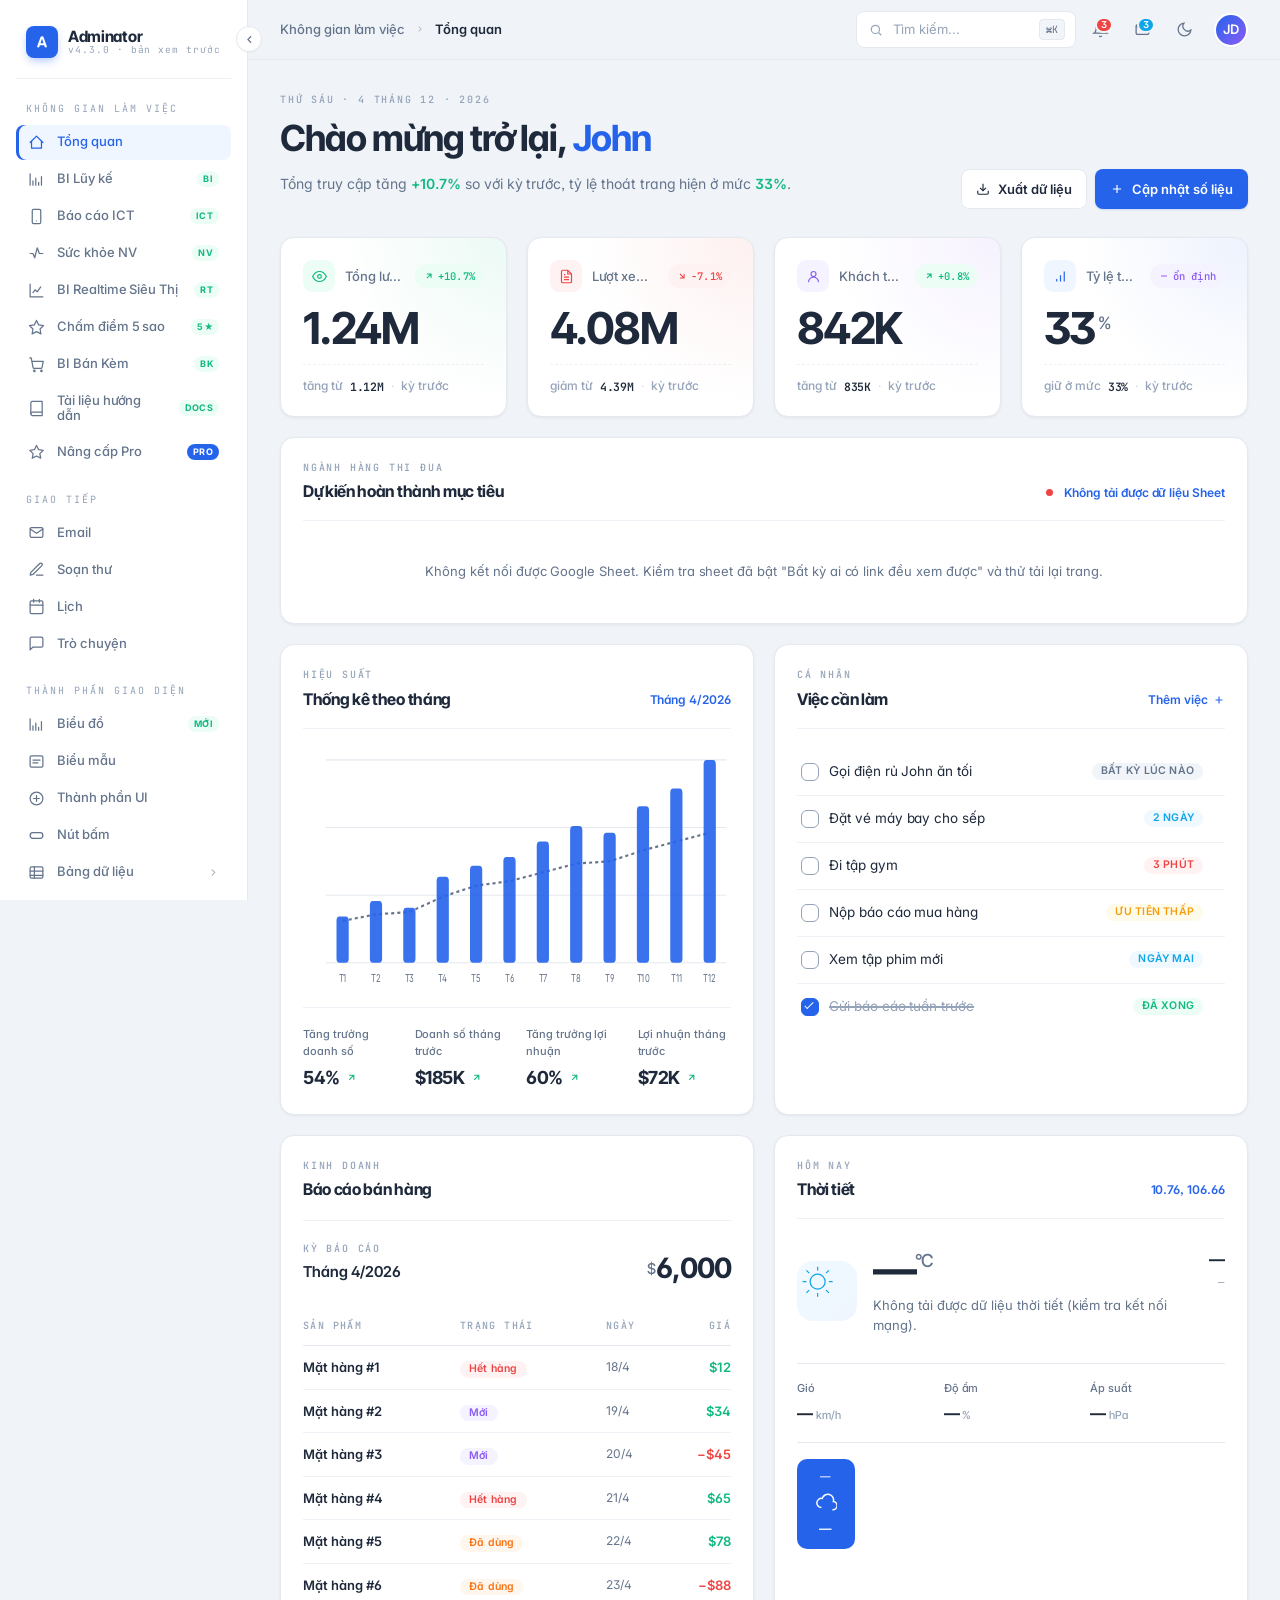
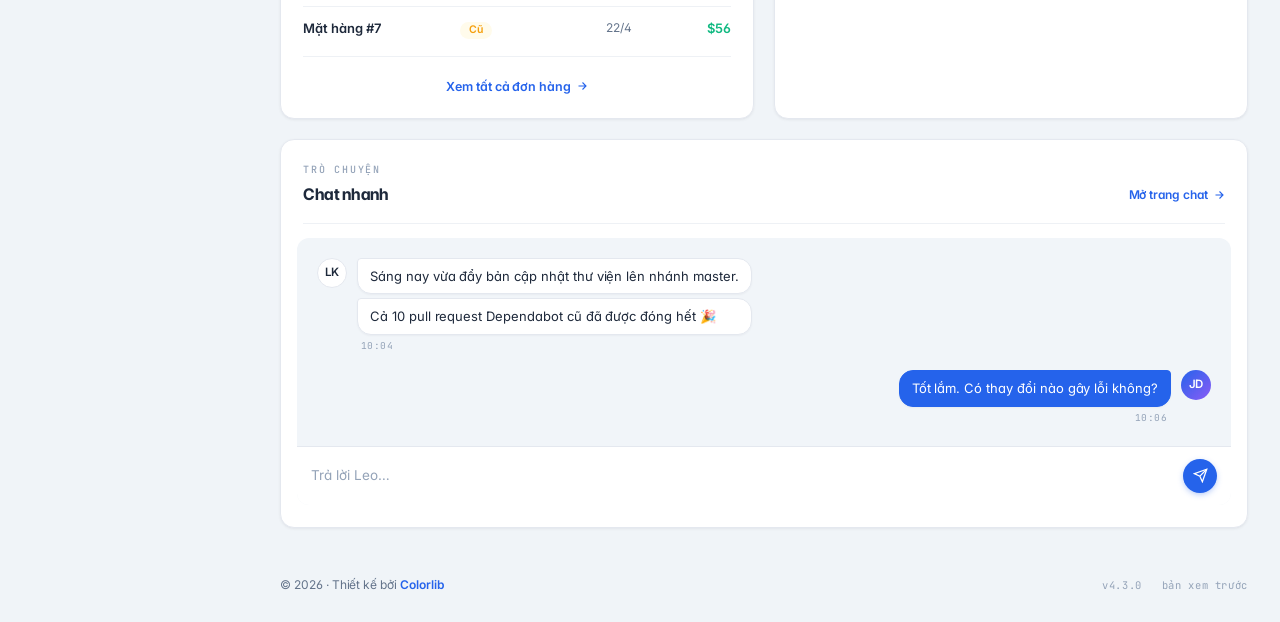
<file: index.html>
<!DOCTYPE html>
<html lang="en">
  <head>
    <meta charset="utf-8">
    <meta name="viewport" content="width=device-width,initial-scale=1">
    <link rel="preconnect" href="https://fonts.googleapis.com">
    <link rel="preconnect" href="https://fonts.gstatic.com" crossorigin>
    <link rel="stylesheet" href="https://fonts.googleapis.com/css2?family=Inter:wght@400;500;600;700&amp;family=Inter+Tight:wght@500;600;700&amp;family=JetBrains+Mono:wght@400;500&amp;display=swap">
    <title>Tổng quan · MWG Dashboard</title>
    <script>
      (function () {
        try {
          var saved = localStorage.getItem('dash26-theme');
          var prefersDark = window.matchMedia('(prefers-color-scheme: dark)').matches;
          document.documentElement.setAttribute('data-theme', saved || (prefersDark ? 'dark' : 'light'));
        } catch (e) {
          document.documentElement.setAttribute('data-theme', 'light');
        }
      })();
    </script>
  <script defer="defer" src="runtime.8f81f023.js"></script><script defer="defer" src="2026.d80bdaa4.js"></script><link href="style.c2f010b7.css" rel="stylesheet"></head>
  <body data-active="dashboard" data-crumbs="Không gian làm việc | Tổng quan">
    <div class="shell">
      <div data-shell-sidebar></div>
      <div class="main">
        <div data-shell-topbar></div>
        <main class="content">
        <div id="view-dashboard">
        <section class="hero">
          <div class="hero-text">
            <span class="eyebrow" id="heroDate">Thứ Năm · 23 Tháng 4 · 2026</span>
            <h1 class="hero-title">Chào mừng trở lại, <span class="accent">John</span></h1>
            <p class="hero-sub" id="heroSub">Cập nhật số liệu thật của bạn ở nút "Cập nhật số liệu" bên dưới để trang tự tính phần trăm tăng/giảm.</p>
          </div>
          <div class="hero-actions">
            <button class="btn btn--ghost" id="exportDataBtn">
              <svg viewBox="0 0 24 24"><path d="M21 15v4a2 2 0 0 1-2 2H5a2 2 0 0 1-2-2v-4"/><path d="M7 10l5 5 5-5"/><path d="M12 15V3"/></svg>
              Xuất dữ liệu
            </button>
            <button class="btn btn--primary" id="updateDataBtn">
              <svg viewBox="0 0 24 24"><path d="M12 5v14M5 12h14"/></svg>
              Cập nhật số liệu
            </button>
          </div>
        </section>

        
        <section class="kpi-grid" aria-label="Chỉ số chính">
          <article class="kpi-card c-success">
            <div class="kpi-top">
              <div class="kpi-identity">
                <div class="kpi-icon success">
                  <svg viewBox="0 0 24 24"><path d="M1 12s4-8 11-8 11 8 11 8-4 8-11 8-11-8-11-8z"/><circle cx="12" cy="12" r="3"/></svg>
                </div>
                <div class="kpi-label">Tổng lượt truy cập</div>
              </div>
              <span class="kpi-pill up" id="pill-totalVisits">
                <svg viewBox="0 0 24 24"><path d="M7 17l10-10M7 7h10v10"/></svg>
                <span class="pill-text">—</span>
              </span>
            </div>
            <div class="kpi-value" id="val-totalVisits">—</div>
            <div class="kpi-compare" id="cmp-totalVisits">Chưa có số liệu · bấm "Cập nhật số liệu" để nhập</div>
          </article>

          <article class="kpi-card c-danger">
            <div class="kpi-top">
              <div class="kpi-identity">
                <div class="kpi-icon danger">
                  <svg viewBox="0 0 24 24"><path d="M14 2H6a2 2 0 0 0-2 2v16a2 2 0 0 0 2 2h12a2 2 0 0 0 2-2V8z"/><path d="M14 2v6h6M8 13h8M8 17h8M8 9h2"/></svg>
                </div>
                <div class="kpi-label">Lượt xem trang</div>
              </div>
              <span class="kpi-pill down" id="pill-pageViews">
                <svg viewBox="0 0 24 24"><path d="M7 7l10 10M7 17h10V7"/></svg>
                <span class="pill-text">—</span>
              </span>
            </div>
            <div class="kpi-value" id="val-pageViews">—</div>
            <div class="kpi-compare" id="cmp-pageViews">Chưa có số liệu · bấm "Cập nhật số liệu" để nhập</div>
          </article>

          <article class="kpi-card c-purple">
            <div class="kpi-top">
              <div class="kpi-identity">
                <div class="kpi-icon purple">
                  <svg viewBox="0 0 24 24"><circle cx="12" cy="8" r="4"/><path d="M4 21c0-4.4 3.6-8 8-8s8 3.6 8 8"/></svg>
                </div>
                <div class="kpi-label">Khách truy cập riêng</div>
              </div>
              <span class="kpi-pill flat" id="pill-uniqueVisitors">
                <svg viewBox="0 0 24 24"><path d="M5 12h14"/></svg>
                <span class="pill-text">—</span>
              </span>
            </div>
            <div class="kpi-value" id="val-uniqueVisitors">—</div>
            <div class="kpi-compare" id="cmp-uniqueVisitors">Chưa có số liệu · bấm "Cập nhật số liệu" để nhập</div>
          </article>

          <article class="kpi-card c-primary">
            <div class="kpi-top">
              <div class="kpi-identity">
                <div class="kpi-icon primary">
                  <svg viewBox="0 0 24 24"><path d="M12 20V10M18 20V4M6 20v-4"/></svg>
                </div>
                <div class="kpi-label">Tỷ lệ thoát trang</div>
              </div>
              <span class="kpi-pill info" id="pill-bounceRate">
                <svg viewBox="0 0 24 24"><path d="M5 12h14"/></svg>
                <span class="pill-text">—</span>
              </span>
            </div>
            <div class="kpi-value" id="val-bounceRate">—</div>
            <div class="kpi-compare" id="cmp-bounceRate">Chưa có số liệu · bấm "Cập nhật số liệu" để nhập</div>
          </article>
        </section>

        
        <div class="grid">

          
          <section class="col-12 card">
            <div class="card-head">
              <div class="card-title-wrap">
                <span class="eyebrow">Ngành hàng thi đua</span>
                <h2 class="card-title">Dự kiến hoàn thành mục tiêu</h2>
              </div>
              <span class="card-action" id="compStatus" style="cursor:default;">Đang tải dữ liệu…</span>
            </div>

            <div id="compGrid" class="comp-grid"></div>
            <div id="compEmpty" class="comp-empty" style="display:none;">Chưa tải được dữ liệu từ Google Sheet.</div>
          </section>

          
          <section class="col-6 card">
            <div class="card-head">
              <div class="card-title-wrap">
                <span class="eyebrow">Hiệu suất</span>
                <h2 class="card-title">Thống kê theo tháng</h2>
              </div>
              <span class="card-action" id="monthlyPeriodLabel">Tháng 4/2026</span>
            </div>

            <div class="chart-canvas-wrap" style="height: 240px;" id="monthlyChartWrap">
              <svg id="monthlySvgChart" viewBox="0 0 560 220" style="width:100%; height:100%;" preserveAspectRatio="none"></svg>
            </div>

            <div class="monthly-footer">
              <div class="stat-cell">
                <div class="stat-cell-label">Tăng trưởng doanh số</div>
                <div class="stat-cell-value" id="stat-salesGrowth">—
                  <svg class="trend-ic" viewBox="0 0 24 24" fill="none" stroke="currentColor" stroke-width="2.5"><path d="M7 17l10-10M7 7h10v10"/></svg>
                </div>
              </div>
              <div class="stat-cell">
                <div class="stat-cell-label">Doanh số tháng trước</div>
                <div class="stat-cell-value" id="stat-decSales">—
                  <svg class="trend-ic" viewBox="0 0 24 24" fill="none" stroke="currentColor" stroke-width="2.5"><path d="M7 17l10-10M7 7h10v10"/></svg>
                </div>
              </div>
              <div class="stat-cell">
                <div class="stat-cell-label">Tăng trưởng lợi nhuận</div>
                <div class="stat-cell-value" id="stat-profitGrowth">—
                  <svg class="trend-ic" viewBox="0 0 24 24" fill="none" stroke="currentColor" stroke-width="2.5"><path d="M7 17l10-10M7 7h10v10"/></svg>
                </div>
              </div>
              <div class="stat-cell">
                <div class="stat-cell-label">Lợi nhuận tháng trước</div>
                <div class="stat-cell-value" id="stat-decProfit">—
                  <svg class="trend-ic" viewBox="0 0 24 24" fill="none" stroke="currentColor" stroke-width="2.5"><path d="M7 17l10-10M7 7h10v10"/></svg>
                </div>
              </div>
            </div>
          </section>

          
          <section class="col-6 card">
            <div class="card-head">
              <div class="card-title-wrap">
                <span class="eyebrow">Cá nhân</span>
                <h2 class="card-title">Việc cần làm</h2>
              </div>
              <a class="card-action" href="#" id="addTaskBtn">
                Thêm việc
                <svg viewBox="0 0 24 24"><path d="M12 5v14M5 12h14"/></svg>
              </a>
            </div>
            <ul class="todo-list" id="todoList"></ul>
          </section>

          
          <section class="col-6 card">
            <div class="card-head">
              <div class="card-title-wrap">
                <span class="eyebrow">Kinh doanh</span>
                <h2 class="card-title">Báo cáo bán hàng</h2>
              </div>
            </div>

            <div class="sales-summary">
              <div class="sales-summary-label">
                <span class="eyebrow">Kỳ báo cáo</span>
                <h4>Tháng 4/2026</h4>
              </div>
              <div class="sales-summary-total"><sup>$</sup>6,000</div>
            </div>

            <table class="table">
              <thead>
                <tr>
                  <th>Sản phẩm</th>
                  <th>Trạng thái</th>
                  <th>Ngày</th>
                  <th style="text-align:right">Giá</th>
                </tr>
              </thead>
              <tbody>
                <tr><td class="cell-name">Mặt hàng #1</td><td><span class="tag t-unavail">Hết hàng</span></td><td class="cell-date">18/4</td><td class="cell-price pos">$12</td></tr>
                <tr><td class="cell-name">Mặt hàng #2</td><td><span class="tag t-new">Mới</span></td><td class="cell-date">19/4</td><td class="cell-price pos">$34</td></tr>
                <tr><td class="cell-name">Mặt hàng #3</td><td><span class="tag t-new">Mới</span></td><td class="cell-date">20/4</td><td class="cell-price neg">−$45</td></tr>
                <tr><td class="cell-name">Mặt hàng #4</td><td><span class="tag t-unavail">Hết hàng</span></td><td class="cell-date">21/4</td><td class="cell-price pos">$65</td></tr>
                <tr><td class="cell-name">Mặt hàng #5</td><td><span class="tag t-used">Đã dùng</span></td><td class="cell-date">22/4</td><td class="cell-price pos">$78</td></tr>
                <tr><td class="cell-name">Mặt hàng #6</td><td><span class="tag t-used">Đã dùng</span></td><td class="cell-date">23/4</td><td class="cell-price neg">−$88</td></tr>
                <tr><td class="cell-name">Mặt hàng #7</td><td><span class="tag t-old">Cũ</span></td><td class="cell-date">22/4</td><td class="cell-price pos">$56</td></tr>
              </tbody>
            </table>

            <div class="sales-all">
              <a href="#">Xem tất cả đơn hàng <svg viewBox="0 0 24 24"><path d="M5 12h14M13 5l7 7-7 7"/></svg></a>
            </div>
          </section>

          
          <section class="col-6 card">
            <div class="card-head">
              <div class="card-title-wrap">
                <span class="eyebrow">Hôm nay</span>
                <h2 class="card-title">Thời tiết</h2>
              </div>
              <span class="card-action" id="wxLocation">Đang định vị…</span>
            </div>

            <div class="wx-hero">
              <div class="wx-temp-block">
                <div class="wx-icon" id="wxIcon">
                  <svg viewBox="0 0 64 64">
                    <circle cx="22" cy="22" r="8"/>
                    <path d="M22 6v4M22 34v4M6 22h4M34 22h4M10 10l3 3M31 31l3 3M34 10l-3 3M13 31l-3 3"/>
                  </svg>
                </div>
                <div>
                  <div class="wx-temp" id="wxTemp">—<sup>°C</sup></div>
                  <div class="wx-condition" id="wxCondition">Đang tải dữ liệu thời tiết thật…</div>
                </div>
              </div>
              <div class="wx-date">
                <h5 id="wxDayName">—</h5>
                <p id="wxDateStr">—</p>
              </div>
            </div>

            <div class="wx-stats">
              <div>
                <div class="wx-stat-label">Gió</div>
                <div class="wx-stat-value" id="wxWind">—<span class="unit">km/h</span></div>
              </div>
              <div>
                <div class="wx-stat-label">Độ ẩm</div>
                <div class="wx-stat-value" id="wxHumidity">—<span class="unit">%</span></div>
              </div>
              <div>
                <div class="wx-stat-label">Áp suất</div>
                <div class="wx-stat-value" id="wxPressure">—<span class="unit">hPa</span></div>
              </div>
            </div>

            <div class="wx-forecast" id="wxForecast">
              <div class="wx-day is-today">
                <div class="wx-day-name">—</div>
                <div class="wx-day-icon"><svg viewBox="0 0 24 24"><path d="M7 18a5 5 0 1 1 1-9.9A6 6 0 0 1 20 11.5 4.5 4.5 0 0 1 19 20.5"/></svg></div>
                <div class="wx-day-temp">—</div>
              </div>
            </div>
          </section>

          
          <section class="col-12 card">
            <div class="card-head">
              <div class="card-title-wrap">
                <span class="eyebrow">Trò chuyện</span>
                <h2 class="card-title">Chat nhanh</h2>
              </div>
              <a class="card-action" href="chat.html">
                Mở trang chat
                <svg viewBox="0 0 24 24"><path d="M5 12h14M13 5l7 7-7 7"/></svg>
              </a>
            </div>

            <div class="chat-frame">
              <div class="chat-messages" id="chatMessages">
                <div class="chat-row">
                  <div class="chat-avatar">LK</div>
                  <div class="chat-stack">
                    <div class="chat-bubble">Sáng nay vừa đẩy bản cập nhật thư viện lên nhánh master.</div>
                    <div class="chat-bubble">Cả 10 pull request Dependabot cũ đã được đóng hết 🎉</div>
                    <div class="chat-ts">10:04</div>
                  </div>
                </div>
                <div class="chat-row me">
                  <div class="chat-avatar me">JD</div>
                  <div class="chat-stack">
                    <div class="chat-bubble">Tốt lắm. Có thay đổi nào gây lỗi không?</div>
                    <div class="chat-ts">10:06</div>
                  </div>
                </div>
              </div>
              <div class="chat-input-row">
                <input class="chat-input" type="text" id="chatInput" placeholder="Trả lời Leo…">
                <button class="chat-send" aria-label="Gửi" id="chatSendBtn">
                  <svg viewBox="0 0 24 24"><path d="m22 2-7 20-4-9-9-4z"/><path d="M22 2 11 13"/></svg>
                </button>
              </div>
            </div>
          </section>

        </div>
        </div><!-- /view-dashboard -->

        <div id="view-bi-luyke" style="display:none;">
          <iframe id="bi-luyke-frame" title="BI Lũy kế"
            style="width:100%; height:calc(100vh - 108px); min-height:640px; border:0; border-radius:14px; background:var(--bg-card); box-shadow:var(--shadow-card);"></iframe>
        </div>

        <div id="view-ict" style="display:none;">
          <iframe id="ict-frame" title="Báo cáo kinh doanh ICT"
            style="width:100%; height:calc(100vh - 108px); min-height:640px; border:0; border-radius:14px; background:var(--bg-card); box-shadow:var(--shadow-card);"></iframe>
        </div>

        <div id="view-suckhoe" style="display:none;">
          <iframe id="suckhoe-frame" title="Sức khỏe NV"
            style="width:100%; height:calc(100vh - 108px); min-height:640px; border:0; border-radius:14px; background:var(--bg-card); box-shadow:var(--shadow-card);"></iframe>
        </div>

        <div id="view-sieuthi" style="display:none;">
          <iframe id="sieuthi-frame" title="BI Realtime Siêu Thị"
            style="width:100%; height:calc(100vh - 108px); min-height:640px; border:0; border-radius:14px; background:var(--bg-card); box-shadow:var(--shadow-card);"></iframe>
        </div>

        <div id="view-diem5sao" style="display:none;">
          <iframe id="diem5sao-frame" title="Chấm điểm 5 sao"
            style="width:100%; height:calc(100vh - 108px); min-height:640px; border:0; border-radius:14px; background:var(--bg-card); box-shadow:var(--shadow-card);"></iframe>
        </div>

        <div id="view-bankem" style="display:none;">
          <iframe id="bankem-frame" title="BI Bán Kèm"
            style="width:100%; height:calc(100vh - 108px); min-height:640px; border:0; border-radius:14px; background:var(--bg-card); box-shadow:var(--shadow-card);"></iframe>
        </div>

        </main>
        <div data-shell-footer></div>
      </div>
    </div>

    <button id="sidebarToggle" class="sidebar-toggle-btn" title="Thu gọn / mở rộng menu" aria-label="Thu gọn menu">
      <svg viewBox="0 0 24 24" fill="none" stroke="currentColor" stroke-width="2"><path d="m15 18-6-6 6-6"/></svg>
    </button>

    <style>
      /* Nút thu gọn sidebar (rail mode thủ công, độc lập với breakpoint responsive có sẵn) */
      .sidebar-toggle-btn{
        position:fixed; top:26px; left:236px; z-index:30;
        width:26px; height:26px; border-radius:50%;
        background:var(--bg-card); border:1px solid var(--border); box-shadow:var(--shadow-sm);
        display:flex; align-items:center; justify-content:center; color:var(--t-muted);
        cursor:pointer; transition:left 220ms cubic-bezier(0.2,0.7,0.2,1), background 160ms, color 160ms;
      }
      .sidebar-toggle-btn:hover{ background:var(--bg-hover); color:var(--t-base); }
      .sidebar-toggle-btn svg{ width:13px; height:13px; transition:transform 220ms ease; }
      .sidebar-toggle-btn.is-collapsed{ left:60px; }
      .sidebar-toggle-btn.is-collapsed svg{ transform:rotate(180deg); }
      @media(max-width:1100px){ .sidebar-toggle-btn{ display:none; } }

      /* Rail mode thủ công — bấm nút thì thu sidebar về 72px, giống @media(max-width:1100px) nhưng chủ động */
      .shell.is-rail{ grid-template-columns:72px 1fr; }
      .shell.is-rail .d-sidebar{ padding:20px 10px; overflow-x:hidden; }
      .shell.is-rail .brand-text,
      .shell.is-rail .brand-tag,
      .shell.is-rail .nav-label,
      .shell.is-rail .nav-link>span:not(.nav-badge),
      .shell.is-rail .nav-link .nav-badge,
      .shell.is-rail .workspace-text,
      .shell.is-rail .workspace-chev,
      .shell.is-rail .nav-link .chev{ display:none; }
      .shell.is-rail .brand{ justify-content:center; padding:0 0 18px; }
      .shell.is-rail .nav-link{ justify-content:center; padding:10px; }
      .shell.is-rail .nav-link.is-active::before{ left:-10px; }
      .shell.is-rail .workspace{ justify-content:center; padding:6px; }
      .shell.is-rail .nav-submenu{
        position:fixed; left:82px; top:0; width:200px; max-height:0; margin-left:0; padding:0;
        background:var(--bg-card); border:1px solid var(--border); border-radius:10px; box-shadow:var(--shadow-lg);
        opacity:0; visibility:hidden; z-index:50; transition:opacity 180ms ease,visibility 180ms;
      }
      .shell.is-rail .nav-submenu::before{ display:none; }
      .shell.is-rail .nav-item-group.is-open .nav-submenu{ max-height:400px; padding:6px 0; opacity:1; visibility:visible; }
      .shell.is-rail .nav-submenu a{ padding:8px 14px; font-size:13px; border-radius:6px; margin:0 6px; }
      .shell.is-rail .nav-submenu a:hover{ padding-left:14px; }
    </style>

    <script>
      (function(){
        // ---- Thu gọn / mở rộng sidebar thủ công ----
        var shellEl = document.querySelector('.shell');
        var toggleBtn = document.getElementById('sidebarToggle');
        function applyRail(collapsed){
          shellEl.classList.toggle('is-rail', collapsed);
          toggleBtn.classList.toggle('is-collapsed', collapsed);
          toggleBtn.setAttribute('aria-label', collapsed ? 'Mở rộng menu' : 'Thu gọn menu');
          try{ localStorage.setItem('dash26-sidebar-collapsed', collapsed ? '1' : '0'); }catch(e){}
        }
        toggleBtn.addEventListener('click', function(){
          applyRail(!shellEl.classList.contains('is-rail'));
        });
        try{
          if(localStorage.getItem('dash26-sidebar-collapsed') === '1') applyRail(true);
        }catch(e){}

        // ---- Nhúng các trang báo cáo trong cùng trang index (không chuyển trang) ----
        var crumbEl = null;
        var views = {
          'index.html': { el: document.getElementById('view-dashboard'), crumb: 'Tổng quan' },
          'dashboard_luy_ke.html': { el: document.getElementById('view-bi-luyke'), crumb: 'BI Lũy kế', iframe: document.getElementById('bi-luyke-frame') },
          'dashboard-ict-v2_7.html': { el: document.getElementById('view-ict'), crumb: 'Báo cáo ICT', iframe: document.getElementById('ict-frame') },
          'Suc_khoe_NV.html': { el: document.getElementById('view-suckhoe'), crumb: 'Sức khỏe NV', iframe: document.getElementById('suckhoe-frame') },
          'dashboard_sieu_thi.html': { el: document.getElementById('view-sieuthi'), crumb: 'BI Realtime Siêu Thị', iframe: document.getElementById('sieuthi-frame') },
          'tool_diem_5_sao.html': { el: document.getElementById('view-diem5sao'), crumb: 'Chấm điểm 5 sao', iframe: document.getElementById('diem5sao-frame') },
          'dashboard_ban_kem.html': { el: document.getElementById('view-bankem'), crumb: 'BI Bán Kèm', iframe: document.getElementById('bankem-frame') }
        };

        function setActiveNav(href){
          document.querySelectorAll('.d-sidebar a.nav-link').forEach(function(a){ a.classList.remove('is-active'); });
          var target = document.querySelector('.d-sidebar a.nav-link[href="'+href+'"]');
          if(target) target.classList.add('is-active');
        }
        function setCrumb(text){
          crumbEl = crumbEl || document.querySelector('.crumbs .current');
          if(crumbEl) crumbEl.textContent = text;
        }
        function showView(href){
          var view = views[href];
          if(!view) return;
          Object.keys(views).forEach(function(key){
            views[key].el.style.display = (key === href) ? (key === 'index.html' ? '' : 'block') : 'none';
          });
          if(view.iframe && !view.iframe.getAttribute('src')) view.iframe.setAttribute('src', href);
          setActiveNav(href);
          setCrumb(view.crumb);
          history.replaceState(null, '', href === 'index.html' ? 'index.html' : ('#' + href.replace(/\.html$/, '')));
        }
        document.addEventListener('click', function(e){
          var link = e.target.closest('.d-sidebar a.nav-link');
          if(!link) return;
          var href = link.getAttribute('href');
          if(views[href]){ e.preventDefault(); showView(href); }
        });
        var initialHash = location.hash.replace('#', '');
        if(initialHash){
          var matchHref = Object.keys(views).find(function(k){ return k.replace(/\.html$/, '') === initialHash; });
          if(matchHref) showView(matchHref);
        }
      })();
    </script>

    <!-- ============================================================
         MODULE DỮ LIỆU THẬT: KPI (lưu localStorage), biểu đồ tháng,
         todo list, thời tiết thật (Open-Meteo), chat gửi được, export.
         Không có backend nên "Total visits" v.v. lấy từ số liệu BẠN
         nhập vào (nút "Cập nhật số liệu"), không phải số ảo cố định.
         ============================================================ -->
    <style>
      .modal-backdrop{ position:fixed; inset:0; background:rgba(15,23,42,0.45); backdrop-filter:blur(2px); z-index:200; display:flex; align-items:center; justify-content:center; padding:20px; }
      .modal-box{ background:var(--bg-card); border:1px solid var(--border); border-radius:16px; box-shadow:var(--shadow-lg); width:100%; max-width:560px; max-height:86vh; overflow-y:auto; padding:22px 24px; }
      .modal-box h3{ margin:0 0 4px; font-size:17px; font-weight:700; color:var(--t-base); }
      .modal-box p.modal-hint{ margin:0 0 18px; font-size:12.5px; color:var(--t-muted); line-height:1.5; }
      .modal-grid{ display:grid; grid-template-columns:1fr 1fr; gap:12px; }
      .modal-field{ display:flex; flex-direction:column; gap:5px; font-size:12px; font-weight:600; color:var(--t-muted); }

      /* ── Lưới ngành hàng thi đua (dữ liệu thật từ Google Sheet) ── */
      .comp-grid{
        display:grid; grid-template-columns:repeat(auto-fill, minmax(196px, 1fr));
        gap:16px;
      }
      .comp-card{
        display:flex; flex-direction:column; gap:10px;
        background:var(--bg-card); border:1px solid var(--border); border-radius:14px;
        padding:16px 16px 20px;
      }
      .comp-card-title{ font-size:13.5px; font-weight:700; color:var(--t-base); line-height:1.35; min-height:36px; }
      .comp-stats{ display:flex; flex-direction:column; gap:6px; }
      .comp-stat-row{ display:flex; align-items:baseline; justify-content:space-between; gap:8px; font-size:12.5px; }
      .comp-stat-row .lbl{ color:var(--t-muted); font-weight:500; white-space:nowrap; }
      .comp-stat-row .val{ font-weight:700; color:var(--t-base); font-variant-numeric:tabular-nums; }
      .comp-stat-row .val.good{ color:var(--success); }
      .comp-stat-row .val.bad{ color:var(--danger); }
      .comp-stat-row .val.flat{ color:var(--t-muted); }
      .comp-ring-wrap{ display:flex; justify-content:center; padding-top:4px; }
      .comp-ring{ position:relative; width:112px; height:112px; }
      .comp-ring svg{ width:100%; height:100%; transform:rotate(-90deg); }
      .comp-ring .ring-track{ fill:none; stroke:var(--border); stroke-width:8; }
      .comp-ring .ring-fill{ fill:none; stroke-width:8; stroke-linecap:round; transition:stroke-dashoffset 500ms ease; }
      .comp-ring .ring-fill.good{ stroke:#16a34a; }
      .comp-ring .ring-fill.bad{ stroke:#dc2626; }
      .comp-ring .ring-fill.flat{ stroke:var(--border); }
      .comp-ring .ring-dot{ fill:#c7cdd6; }
      .comp-ring .ring-pct{
        position:absolute; inset:0; display:flex; align-items:center; justify-content:center;
        font-size:20px; font-weight:800; color:var(--t-base); font-variant-numeric:tabular-nums;
      }
      .comp-ring .ring-pct.good{ color:#16a34a; }
      .comp-ring .ring-pct.bad{ color:#dc2626; }
      .comp-ring .ring-pct.flat{ color:#9ca3af; }
      .comp-empty{ font-size:13px; color:var(--t-muted); padding:20px 0; text-align:center; }
      .comp-status-dot{ display:inline-block; width:7px; height:7px; border-radius:50%; background:var(--success); margin-right:6px; }
      .comp-status-dot.err{ background:var(--danger); }
    </style>

    <style>
      .modal-backdrop{ position:fixed; inset:0; background:rgba(15,23,42,0.45); backdrop-filter:blur(2px); z-index:200; display:flex; align-items:center; justify-content:center; padding:20px; }
      .modal-box{ background:var(--bg-card); border:1px solid var(--border); border-radius:16px; box-shadow:var(--shadow-lg); width:100%; max-width:560px; max-height:86vh; overflow-y:auto; padding:22px 24px; }
      .modal-box h3{ margin:0 0 4px; font-size:17px; font-weight:700; color:var(--t-base); }
      .modal-box p.modal-hint{ margin:0 0 18px; font-size:12.5px; color:var(--t-muted); line-height:1.5; }
      .modal-grid{ display:grid; grid-template-columns:1fr 1fr; gap:12px; }
      .modal-field{ display:flex; flex-direction:column; gap:5px; font-size:12px; font-weight:600; color:var(--t-muted); }
      .modal-field.full{ grid-column:1/-1; }
      .modal-field input, .modal-field textarea{
        font-family:inherit; background:var(--bg-body); border:1px solid var(--border); border-radius:9px;
        padding:8px 10px; font-size:13px; color:var(--t-base); font-weight:500;
      }
      .modal-field input:focus, .modal-field textarea:focus{ outline:none; border-color:var(--primary); }
      .modal-actions{ display:flex; justify-content:flex-end; gap:10px; margin-top:20px; }
      .todo-item{ position:relative; }
      .todo-del{ position:absolute; right:10px; top:50%; transform:translateY(-50%); width:20px; height:20px; border:none; background:transparent; color:var(--t-muted); cursor:pointer; opacity:0; transition:opacity 120ms, color 120ms; display:flex; align-items:center; justify-content:center; }
      .todo-item:hover .todo-del{ opacity:1; }
      .todo-del:hover{ color:var(--danger); }
      .todo-item .todo-badge{ margin-right:22px; }
      .wx-icon svg{ width:100%; height:100%; }
    </style>
    <script>
      (function(){
        'use strict';

        /* ---------------- Tiện ích ---------------- */
        function fmtCompact(n){
          if(n === null || n === undefined || isNaN(n)) return '—';
          var abs = Math.abs(n);
          if(abs >= 1000000000) return (n/1000000000).toFixed(2).replace(/\.00$/,'') + 'B';
          if(abs >= 1000000) return (n/1000000).toFixed(2).replace(/\.00$/,'') + 'M';
          if(abs >= 1000) return (n/1000).toFixed(2).replace(/\.00$/,'') + 'K';
          return String(n);
        }
        function fmtMoney(n){
          if(n === null || n === undefined || isNaN(n)) return '—';
          return '$' + fmtCompact(n);
        }
        function trendOf(cur, prev){
          if(prev === null || prev === undefined || !isFinite(prev) || prev === 0) return null;
          return ((cur - prev) / Math.abs(prev)) * 100;
        }

        /* ---------------- 1) KHO SỐ LIỆU KPI (localStorage) ---------------- */
        var METRICS_KEY = 'dash26-metrics-v1';
        var DEFAULT_METRICS = {
          totalVisits: 1240000, pageViews: 4080000, uniqueVisitors: 842000, bounceRate: 33,
          salesGrowth: 54, decSales: 185000, profitGrowth: 60, decProfit: 72000,
          monthly: [42,56,50,78,88,96,110,124,118,142,158,184]
        };
        var DEFAULT_PREV = {
          totalVisits: 1120000, pageViews: 4390000, uniqueVisitors: 835000, bounceRate: 33,
          salesGrowth: 48, decSales: 170000, profitGrowth: 55, decProfit: 65000,
          monthly: [38,44,46,60,70,74,82,90,92,102,110,118]
        };
        function loadMetricsStore(){
          try{
            var raw = localStorage.getItem(METRICS_KEY);
            if(raw) return JSON.parse(raw);
          }catch(e){}
          var seeded = { current: DEFAULT_METRICS, previous: DEFAULT_PREV, updatedAt: null, seeded: true };
          saveMetricsStore(seeded);
          return seeded;
        }
        function saveMetricsStore(store){
          try{ localStorage.setItem(METRICS_KEY, JSON.stringify(store)); }catch(e){}
        }
        var metricsStore = loadMetricsStore();

        var MONTH_LABELS = ['T1','T2','T3','T4','T5','T6','T7','T8','T9','T10','T11','T12'];

        function pillHtml(delta){
          if(delta === null){
            return { cls:'flat', icon:'<path d="M5 12h14"/>', text:'—' };
          }
          if(Math.abs(delta) < 0.5){
            return { cls:'flat', icon:'<path d="M5 12h14"/>', text:'ổn định' };
          }
          if(delta > 0){
            return { cls:'up', icon:'<path d="M7 17l10-10M7 7h10v10"/>', text:'+' + delta.toFixed(1) + '%' };
          }
          return { cls:'down', icon:'<path d="M7 7l10 10M7 17h10V7"/>', text: delta.toFixed(1) + '%' };
        }
        function applyPill(id, delta){
          var el = document.getElementById('pill-' + id);
          if(!el) return;
          var p = pillHtml(delta);
          el.className = 'kpi-pill ' + p.cls;
          el.querySelector('svg').innerHTML = p.icon;
          el.querySelector('.pill-text').textContent = p.text;
        }
        function renderKpis(){
          var cur = metricsStore.current, prev = metricsStore.previous;

          document.getElementById('val-totalVisits').innerHTML = fmtCompact(cur.totalVisits);
          document.getElementById('val-pageViews').innerHTML = fmtCompact(cur.pageViews);
          document.getElementById('val-uniqueVisitors').innerHTML = fmtCompact(cur.uniqueVisitors);
          document.getElementById('val-bounceRate').innerHTML = cur.bounceRate + '<sup>%</sup>';

          var dTotal = trendOf(cur.totalVisits, prev && prev.totalVisits);
          var dViews = trendOf(cur.pageViews, prev && prev.pageViews);
          var dUniq  = trendOf(cur.uniqueVisitors, prev && prev.uniqueVisitors);
          var dBounce = (prev ? (cur.bounceRate - prev.bounceRate) : null);

          applyPill('totalVisits', dTotal);
          applyPill('pageViews', dViews);
          applyPill('uniqueVisitors', dUniq);
          applyPill('bounceRate', dBounce === null ? null : dBounce); // pp thay vì %

          function cmpText(curV, prevV, unit, isPP){
            if(prev === null || prevV === undefined || prevV === null){
              return 'Chưa có kỳ trước để so sánh';
            }
            if(isPP){
              var diffPP = (curV - prevV);
              if(Math.abs(diffPP) < 0.5) return 'giữ ở mức <strong>' + prevV + unit + '</strong> <span class="sep">·</span> kỳ trước';
              return (diffPP > 0 ? 'tăng từ ' : 'giảm từ ') + '<strong>' + prevV + unit + '</strong> <span class="sep">·</span> kỳ trước';
            }
            var goingUp = curV >= prevV;
            return (goingUp ? 'tăng từ ' : 'giảm từ ') + '<strong>' + fmtCompact(prevV) + '</strong> <span class="sep">·</span> kỳ trước';
          }
          document.getElementById('cmp-totalVisits').innerHTML = cmpText(cur.totalVisits, prev && prev.totalVisits, '', false);
          document.getElementById('cmp-pageViews').innerHTML = cmpText(cur.pageViews, prev && prev.pageViews, '', false);
          document.getElementById('cmp-uniqueVisitors').innerHTML = cmpText(cur.uniqueVisitors, prev && prev.uniqueVisitors, '', false);
          document.getElementById('cmp-bounceRate').innerHTML = cmpText(cur.bounceRate, prev && prev.bounceRate, '%', true);

          // Hero subtitle tóm tắt nhanh
          var heroSub = document.getElementById('heroSub');
          if(prev){
            heroSub.innerHTML = 'Tổng truy cập ' + (dTotal !== null && dTotal >= 0 ? 'tăng <strong>+' + dTotal.toFixed(1) + '%</strong>' : (dTotal !== null ? 'giảm <strong>' + dTotal.toFixed(1) + '%</strong>' : 'ổn định')) +
            ' so với kỳ trước, tỷ lệ thoát trang hiện ở mức <strong>' + cur.bounceRate + '%</strong>.';
          }

          // Ô thống kê tháng (4 ô)
          document.getElementById('stat-salesGrowth').innerHTML = cur.salesGrowth + '%' + trendSvg(cur.salesGrowth >= 0);
          document.getElementById('stat-decSales').innerHTML = fmtMoney(cur.decSales) + trendSvg(true);
          document.getElementById('stat-profitGrowth').innerHTML = cur.profitGrowth + '%' + trendSvg(cur.profitGrowth >= 0);
          document.getElementById('stat-decProfit').innerHTML = fmtMoney(cur.decProfit) + trendSvg(true);

          renderMonthlyChart(cur.monthly, prev && prev.monthly);
        }
        function trendSvg(up){
          return '<svg class="trend-ic" viewBox="0 0 24 24" fill="none" stroke="currentColor" stroke-width="2.5" style="' + (up ? '' : 'transform:scaleY(-1);color:var(--danger);') + '"><path d="M7 17l10-10M7 7h10v10"/></svg>';
        }

        /* ---------------- 2) BIỂU ĐỒ THÁNG (SVG tự vẽ, không phụ thuộc thư viện ngoài) ---------------- */
        function renderMonthlyChart(cur, prev){
          var svg = document.getElementById('monthlySvgChart');
          if(!svg) return;
          var W = 560, H = 220, padL = 30, padB = 24, padT = 10, padR = 6;
          var chartW = W - padL - padR, chartH = H - padT - padB;
          var maxV = Math.max.apply(null, cur.concat(prev || []).concat([1]));
          var n = cur.length;
          var slot = chartW / n;
          var barW = Math.min(16, slot * 0.42);

          function x(i){ return padL + slot * i + slot/2; }
          function y(v){ return padT + chartH - (v/maxV)*chartH; }

          var css = getComputedStyle(document.documentElement);
          var primary = css.getPropertyValue('--primary').trim() || '#4f46e5';
          var muted = css.getPropertyValue('--t-muted').trim() || '#94a3b8';
          var grid = css.getPropertyValue('--border').trim() || '#e2e8f0';

          var parts = [];
          // gridlines
          for(var g=0; g<=3; g++){
            var gy = padT + chartH - (g/3)*chartH;
            parts.push('<line x1="'+padL+'" y1="'+gy+'" x2="'+(W-padR)+'" y2="'+gy+'" stroke="'+grid+'" stroke-width="1" />');
          }
          // previous year line (nếu có)
          if(prev && prev.length === n){
            var dPrev = prev.map(function(v,i){ return (i===0?'M':'L') + x(i) + ' ' + y(v); }).join(' ');
            parts.push('<path d="'+dPrev+'" fill="none" stroke="'+muted+'" stroke-width="2" stroke-dasharray="4 4" />');
          }
          // current bars
          cur.forEach(function(v,i){
            var bx = x(i) - barW/2, by = y(v), bh = (padT+chartH) - by;
            parts.push('<rect x="'+bx+'" y="'+by+'" width="'+barW+'" height="'+bh+'" rx="4" fill="'+primary+'" opacity="0.9"><title>'+MONTH_LABELS[i]+': '+v+'</title></rect>');
          });
          // x labels
          cur.forEach(function(v,i){
            parts.push('<text x="'+x(i)+'" y="'+(H-6)+'" font-size="10" fill="'+muted+'" text-anchor="middle">'+MONTH_LABELS[i]+'</text>');
          });

          svg.setAttribute('viewBox', '0 0 '+W+' '+H);
          svg.innerHTML = parts.join('');
        }

        /* ---------------- 3) MODAL CẬP NHẬT SỐ LIỆU ---------------- */
        function openUpdateModal(){
          var cur = metricsStore.current;
          var backdrop = document.createElement('div');
          backdrop.className = 'modal-backdrop';
          backdrop.innerHTML =
            '<div class="modal-box" role="dialog" aria-modal="true">' +
              '<h3>Cập nhật số liệu thật</h3>' +
              '<p class="modal-hint">Nhập số liệu kỳ này của bạn (ví dụ lấy từ Google Analytics, hệ thống nội bộ...). Số liệu cũ sẽ tự chuyển thành "kỳ trước" để so sánh % tăng giảm.</p>' +
              '<div class="modal-grid">' +
                field('f-totalVisits','Tổng lượt truy cập', cur.totalVisits) +
                field('f-pageViews','Lượt xem trang', cur.pageViews) +
                field('f-uniqueVisitors','Khách truy cập riêng', cur.uniqueVisitors) +
                field('f-bounceRate','Tỷ lệ thoát (%)', cur.bounceRate) +
                field('f-salesGrowth','Tăng trưởng doanh số (%)', cur.salesGrowth) +
                field('f-decSales','Doanh số kỳ này ($)', cur.decSales) +
                field('f-profitGrowth','Tăng trưởng lợi nhuận (%)', cur.profitGrowth) +
                field('f-decProfit','Lợi nhuận kỳ này ($)', cur.decProfit) +
                '<label class="modal-field full"><span>Doanh số 12 tháng (cách nhau bởi dấu phẩy)</span><input id="f-monthly" type="text" value="'+cur.monthly.join(', ')+'" /></label>' +
              '</div>' +
              '<div class="modal-actions">' +
                '<button class="btn btn--ghost" id="modalCancel" type="button">Huỷ</button>' +
                '<button class="btn btn--primary" id="modalSave" type="button">Lưu số liệu</button>' +
              '</div>' +
            '</div>';
          document.body.appendChild(backdrop);

          function field(id,label,val){
            return '<label class="modal-field"><span>'+label+'</span><input id="'+id+'" type="number" value="'+val+'" /></label>';
          }

          backdrop.addEventListener('click', function(e){ if(e.target === backdrop) close(); });
          function close(){ backdrop.remove(); }
          document.getElementById('modalCancel').addEventListener('click', close);
          document.getElementById('modalSave').addEventListener('click', function(){
            var num = function(id){ return Number(document.getElementById(id).value) || 0; };
            var monthlyStr = document.getElementById('f-monthly').value;
            var monthlyArr = monthlyStr.split(',').map(function(s){ return Number(s.trim()) || 0; });
            while(monthlyArr.length < 12) monthlyArr.push(0);
            monthlyArr = monthlyArr.slice(0,12);

            var newCurrent = {
              totalVisits: num('f-totalVisits'), pageViews: num('f-pageViews'),
              uniqueVisitors: num('f-uniqueVisitors'), bounceRate: num('f-bounceRate'),
              salesGrowth: num('f-salesGrowth'), decSales: num('f-decSales'),
              profitGrowth: num('f-profitGrowth'), decProfit: num('f-decProfit'),
              monthly: monthlyArr
            };
            metricsStore = { current: newCurrent, previous: metricsStore.seeded ? null : metricsStore.current, updatedAt: Date.now(), seeded: false };
            saveMetricsStore(metricsStore);
            renderKpis();
            close();
          });
          document.getElementById('f-totalVisits').focus();
        }
        var updateBtn = document.getElementById('updateDataBtn');
        if(updateBtn) updateBtn.addEventListener('click', openUpdateModal);

        /* ---------------- 4) EXPORT SỐ LIỆU (JSON tải về thật) ---------------- */
        var exportBtn = document.getElementById('exportDataBtn');
        if(exportBtn) exportBtn.addEventListener('click', function(){
          var payload = {
            xuatLuc: new Date().toISOString(),
            soLieuHienTai: metricsStore.current,
            soLieuKyTruoc: metricsStore.previous,
            capNhatLucNao: metricsStore.updatedAt ? new Date(metricsStore.updatedAt).toISOString() : null,
            todos: loadTodos()
          };
          var blob = new Blob([JSON.stringify(payload, null, 2)], { type: 'application/json' });
          var url = URL.createObjectURL(blob);
          var a = document.createElement('a');
          a.href = url;
          a.download = 'so-lieu-dashboard-' + new Date().toISOString().slice(0,10) + '.json';
          a.click();
          URL.revokeObjectURL(url);
        });

        /* ---------------- 5) TODO LIST THẬT (thêm / tick / xoá, lưu localStorage) ---------------- */
        var TODO_KEY = 'dash26-todos-v1';
        function loadTodos(){
          try{
            var raw = localStorage.getItem(TODO_KEY);
            if(raw) return JSON.parse(raw);
          }catch(e){}
          var seed = [
            { text:'Gọi điện rủ John ăn tối', badge:'BẤT KỲ LÚC NÀO', cls:'low', done:false },
            { text:'Đặt vé máy bay cho sếp', badge:'2 NGÀY', cls:'upcoming', done:false },
            { text:'Đi tập gym', badge:'3 PHÚT', cls:'urgent', done:false },
            { text:'Nộp báo cáo mua hàng', badge:'ƯU TIÊN THẤP', cls:'warn', done:false },
            { text:'Xem tập phim mới', badge:'NGÀY MAI', cls:'upcoming', done:false },
            { text:'Gửi báo cáo tuần trước', badge:'ĐÃ XONG', cls:'done', done:true }
          ];
          saveTodos(seed);
          return seed;
        }
        function saveTodos(list){ try{ localStorage.setItem(TODO_KEY, JSON.stringify(list)); }catch(e){} }
        var todos = loadTodos();
        function renderTodos(){
          var ul = document.getElementById('todoList');
          if(!ul) return;
          ul.innerHTML = todos.map(function(t, i){
            return '<li class="todo-item'+(t.done?' is-done':'')+'">' +
              '<input type="checkbox" class="todo-check" id="td'+i+'" data-idx="'+i+'" '+(t.done?'checked':'')+'>' +
              '<label for="td'+i+'" class="todo-text">'+escapeHtml(t.text)+'</label>' +
              '<span class="todo-badge '+(t.done?'done':t.cls)+'">'+(t.done?'ĐÃ XONG':t.badge)+'</span>' +
              '<button type="button" class="todo-del" data-del="'+i+'" aria-label="Xoá việc">' +
                '<svg viewBox="0 0 24 24" width="14" height="14" fill="none" stroke="currentColor" stroke-width="2"><path d="M18 6 6 18M6 6l12 12"/></svg>' +
              '</button>' +
            '</li>';
          }).join('');
          ul.querySelectorAll('.todo-check').forEach(function(cb){
            cb.addEventListener('change', function(){
              var idx = Number(cb.dataset.idx);
              todos[idx].done = cb.checked;
              saveTodos(todos);
              renderTodos();
            });
          });
          ul.querySelectorAll('.todo-del').forEach(function(btn){
            btn.addEventListener('click', function(){
              var idx = Number(btn.dataset.del);
              todos.splice(idx,1);
              saveTodos(todos);
              renderTodos();
            });
          });
        }
        function escapeHtml(s){
          return String(s).replace(/[&<>"']/g, function(c){ return {'&':'&amp;','<':'&lt;','>':'&gt;','"':'&quot;',"'":'&#39;'}[c]; });
        }
        var addTaskBtn = document.getElementById('addTaskBtn');
        if(addTaskBtn) addTaskBtn.addEventListener('click', function(e){
          e.preventDefault();
          var text = prompt('Nhập việc cần làm:');
          if(text && text.trim()){
            todos.push({ text:text.trim(), badge:'MỚI', cls:'upcoming', done:false });
            saveTodos(todos);
            renderTodos();
          }
        });
        renderTodos();

        /* ---------------- 6) THỜI TIẾT THẬT (Open-Meteo, miễn phí, không cần key) ---------------- */
        var WX_CODE_MAP = {
          0:['Trời quang',0], 1:['Ít mây',1], 2:['Có mây',2], 3:['Nhiều mây',2],
          45:['Sương mù',3], 48:['Sương mù đóng băng',3],
          51:['Mưa phùn nhẹ',4], 53:['Mưa phùn',4], 55:['Mưa phùn dày',4],
          61:['Mưa nhẹ',4], 63:['Mưa vừa',4], 65:['Mưa to',4],
          71:['Tuyết nhẹ',5], 73:['Tuyết vừa',5], 75:['Tuyết to',5],
          80:['Mưa rào nhẹ',4], 81:['Mưa rào',4], 82:['Mưa rào mạnh',4],
          95:['Dông',6], 96:['Dông kèm mưa đá',6], 99:['Dông mạnh',6]
        };
        var WX_ICONS = [
          '<circle cx="22" cy="22" r="8"/><path d="M22 6v4M22 34v4M6 22h4M34 22h4M10 10l3 3M31 31l3 3M34 10l-3 3M13 31l-3 3"/>',
          '<circle cx="20" cy="20" r="7"/><path d="M20 6v3M20 31v3M6 20h3M31 20h3"/><path d="M22 40a9 9 0 0 1 9-9 9 9 0 0 1 8.5 6 7 7 0 0 1-1.5 14H24a7 7 0 0 1-2-11z"/>',
          '<path d="M18 44a10 10 0 0 1 10-10 10 10 0 0 1 9.5 7 8 8 0 0 1-1.5 16H20a8 8 0 0 1-2-13z"/>',
          '<path d="M6 30h34M10 22h26M14 38h24" stroke-linecap="round"/>',
          '<path d="M18 34a10 10 0 0 1 10-10 10 10 0 0 1 9.5 7 8 8 0 0 1-1.5 16H20a8 8 0 0 1-2-13z"/><path d="M20 46l-2 5M28 46l-2 5M36 46l-2 5"/>',
          '<path d="M18 34a10 10 0 0 1 10-10 10 10 0 0 1 9.5 7 8 8 0 0 1-1.5 16H20a8 8 0 0 1-2-13z"/><path d="M22 46v6M30 46v6M22 49l-3 3M22 49l3 3M30 49l-3 3M30 49l3 3"/>',
          '<path d="M18 30a10 10 0 0 1 10-10 10 10 0 0 1 9.5 7 8 8 0 0 1-1.5 16H20a8 8 0 0 1-2-13z"/><path d="M24 38l-4 8h6l-3 8 9-11h-6z" fill="currentColor" stroke="none"/>'
        ];
        function wxIconSvg(idx){
          return '<svg viewBox="0 0 64 64" fill="none" stroke="currentColor" stroke-width="2" stroke-linecap="round" stroke-linejoin="round">'+(WX_ICONS[idx]||WX_ICONS[0])+'</svg>';
        }
        var WEEKDAY_VN = ['CN','T2','T3','T4','T5','T6','T7'];

        function renderWeather(lat, lon, placeName){
          var url = 'https://api.open-meteo.com/v1/forecast?latitude='+lat+'&longitude='+lon+
            '&current=temperature_2m,relative_humidity_2m,wind_speed_10m,weather_code,surface_pressure' +
            '&daily=weather_code,temperature_2m_max,temperature_2m_min&timezone=auto';
          fetch(url).then(function(r){ return r.json(); }).then(function(data){
            var cur = data.current;
            var codeInfo = WX_CODE_MAP[cur.weather_code] || ['Không rõ',0];
            document.getElementById('wxTemp').innerHTML = Math.round(cur.temperature_2m) + '<sup>°C</sup>';
            document.getElementById('wxCondition').innerHTML = '<strong>' + codeInfo[0] + '</strong> · gió nhẹ';
            document.getElementById('wxIcon').innerHTML = wxIconSvg(codeInfo[1]);
            document.getElementById('wxWind').innerHTML = Math.round(cur.wind_speed_10m) + '<span class="unit">km/h</span>';
            document.getElementById('wxHumidity').innerHTML = Math.round(cur.relative_humidity_2m) + '<span class="unit">%</span>';
            document.getElementById('wxPressure').innerHTML = Math.round(cur.surface_pressure) + '<span class="unit">hPa</span>';

            var now = new Date();
            document.getElementById('wxDayName').textContent = ['Chủ Nhật','Thứ Hai','Thứ Ba','Thứ Tư','Thứ Năm','Thứ Sáu','Thứ Bảy'][now.getDay()];
            document.getElementById('wxDateStr').textContent = now.getDate() + '/' + (now.getMonth()+1) + '/' + now.getFullYear();

            if(data.daily && data.daily.time){
              var forecastHtml = data.daily.time.slice(0,7).map(function(dateStr, i){
                var d = new Date(dateStr);
                var code = WX_CODE_MAP[data.daily.weather_code[i]] || ['',0];
                var tmax = Math.round(data.daily.temperature_2m_max[i]);
                return '<div class="wx-day'+(i===0?' is-today':'')+'">' +
                  '<div class="wx-day-name">'+WEEKDAY_VN[d.getDay()]+'</div>' +
                  '<div class="wx-day-icon">'+wxIconSvg(code[1])+'</div>' +
                  '<div class="wx-day-temp">'+tmax+'°</div>' +
                '</div>';
              }).join('');
              document.getElementById('wxForecast').innerHTML = forecastHtml;
            }
          }).catch(function(){
            document.getElementById('wxCondition').textContent = 'Không tải được dữ liệu thời tiết (kiểm tra kết nối mạng).';
          });

          document.getElementById('wxLocation').textContent = placeName || (lat.toFixed(2) + ', ' + lon.toFixed(2));
        }

        function initWeather(){
          var FALLBACK = { lat: 10.7626, lon: 106.6602, name: 'TP. Hồ Chí Minh, VN' };
          function withReverseGeocode(lat, lon){
            fetch('https://api.bigdatacloud.net/data/reverse-geocode-client?latitude='+lat+'&longitude='+lon+'&localityLanguage=vi')
              .then(function(r){ return r.json(); })
              .then(function(g){
                var name = [g.city || g.locality, g.countryCode].filter(Boolean).join(', ');
                renderWeather(lat, lon, name || null);
              })
              .catch(function(){ renderWeather(lat, lon, null); });
          }
          if(navigator.geolocation){
            navigator.geolocation.getCurrentPosition(function(pos){
              withReverseGeocode(pos.coords.latitude, pos.coords.longitude);
            }, function(){
              withReverseGeocode(FALLBACK.lat, FALLBACK.lon);
            }, { timeout: 6000 });
          } else {
            withReverseGeocode(FALLBACK.lat, FALLBACK.lon);
          }
        }
        initWeather();

        /* ---------------- 7) CHAT NHANH (gửi thật, lưu localStorage) ---------------- */
        var CHAT_KEY = 'dash26-chat-v1';
        function loadChatExtra(){
          try{ var raw = localStorage.getItem(CHAT_KEY); if(raw) return JSON.parse(raw); }catch(e){}
          return [];
        }
        function saveChatExtra(list){ try{ localStorage.setItem(CHAT_KEY, JSON.stringify(list)); }catch(e){} }
        var chatExtra = loadChatExtra();
        var chatMessagesEl = document.getElementById('chatMessages');
        function appendChatBubble(text, mine){
          if(!chatMessagesEl) return;
          var row = document.createElement('div');
          row.className = 'chat-row' + (mine ? ' me' : '');
          var now = new Date();
          var hh = String(now.getHours()).padStart(2,'0'), mm = String(now.getMinutes()).padStart(2,'0');
          row.innerHTML = '<div class="chat-avatar'+(mine?' me':'')+'">'+(mine?'JD':'LK')+'</div>' +
            '<div class="chat-stack"><div class="chat-bubble"></div><div class="chat-ts">'+hh+':'+mm+'</div></div>';
          row.querySelector('.chat-bubble').textContent = text;
          chatMessagesEl.appendChild(row);
          chatMessagesEl.scrollTop = chatMessagesEl.scrollHeight;
        }
        chatExtra.forEach(function(m){ appendChatBubble(m.text, m.mine); });
        var chatInput = document.getElementById('chatInput');
        var chatSendBtn = document.getElementById('chatSendBtn');
        function sendChat(){
          if(!chatInput) return;
          var text = chatInput.value.trim();
          if(!text) return;
          appendChatBubble(text, true);
          chatExtra.push({ text: text, mine: true });
          saveChatExtra(chatExtra);
          chatInput.value = '';
        }
        if(chatSendBtn) chatSendBtn.addEventListener('click', sendChat);
        if(chatInput) chatInput.addEventListener('keydown', function(e){ if(e.key === 'Enter') sendChat(); });

        /* ---------------- Khởi chạy ---------------- */
        renderKpis();
      })();
    </script>

    <!-- ============================================================
         NGÀNH HÀNG THI ĐUA — đọc trực tiếp từ Google Sheet công khai
         mỗi lần mở trang (không cache), vẽ vòng tròn % dự kiến hoàn
         thành: xanh nếu ≥100%, đỏ nếu <100%. Ngành hàng target=0 bị ẩn.
         ============================================================ -->
    <script>
      (function(){
        'use strict';
        var SHEET_ID = '15CZyIBkicTiG_9VzXZ_h3o0OQ4L_raYtmSDPLigmzEE';
        var GID = '0';

        function parseVNNum(s){
          if(s === null || s === undefined) return NaN;
          var str = String(s).trim();
          if(str === '' || str === '-' || str === '—') return NaN;
          str = str.replace(/%/g,'').replace(/\s/g,'').replace(/\(.*\)/g,'').replace(/,/g,'');
          var v = parseFloat(str);
          return isNaN(v) ? NaN : v;
        }
        function normVN(s){
          return String(s||'')
            .normalize('NFD').replace(/[\u0300-\u036f]/g,'')
            .replace(/đ/gi, function(m){ return m === 'đ' ? 'd' : 'D'; })
            .toUpperCase().trim();
        }

        async function fetchCompetitionRows(){
          var url = 'https://docs.google.com/spreadsheets/d/' + SHEET_ID + '/gviz/tq?tqx=out:json&gid=' + GID + '&_=' + Date.now();
          var res = await fetch(url, { cache: 'no-store' });
          if(!res.ok) throw new Error('HTTP ' + res.status);
          var text = await res.text();
          var s = text.indexOf('{'), e = text.lastIndexOf('}');
          if(s < 0 || e < 0) throw new Error('Không đọc được dữ liệu Sheet (có thể chưa public).');
          var json = JSON.parse(text.slice(s, e+1));
          var rows = (json.table.rows || []).map(function(r){
            return (r.c || []).map(function(c){
              if(!c) return null;
              return (c.f !== undefined && c.f !== null) ? c.f : c.v;
            });
          });
          return rows;
        }

        function extractCategories(rows){
          var out = [];
          for(var i=0;i<rows.length;i++){
            var row = rows[i] || [];
            if(normVN(row[2]) !== 'TARGET') continue; // dòng tiêu đề khối (cột C = "TARGET")
            var name = String(row[0]||'').trim();
            if(!name) continue;
            var unitLabel = normVN(row[1]) === 'SO LUONG' ? 'SL Realtime' : 'DT Realtime';
            // tìm dòng "TỔNG" gần nhất phía dưới (trong vòng 8 dòng) để lấy số liệu
            for(var j=i+1; j<Math.min(i+8, rows.length); j++){
              var rj = rows[j] || [];
              if(normVN(rj[0]) === 'TONG'){
                var target = parseVNNum(rj[2]);
                var forecast = parseVNNum(rj[4]);
                if(target && target !== 0 && !isNaN(forecast)){
                  out.push({
                    name: name,
                    unitLabel: unitLabel,
                    realtimeVal: parseVNNum(rj[1]),
                    target: target,
                    htPct: parseVNNum(rj[3]),
                    forecastPct: forecast
                  });
                }
                break;
              }
            }
          }
          return out;
        }

        function renderCompetition(list){
          var grid = document.getElementById('compGrid');
          var empty = document.getElementById('compEmpty');
          if(!list.length){
            grid.innerHTML = '';
            empty.style.display = 'block';
            empty.textContent = 'Không có ngành hàng nào có target > 0.';
            return;
          }
          empty.style.display = 'none';
          // Sắp xếp theo % dự kiến tăng dần — ngành hàng yếu nhất hiện trước để dễ theo dõi.
          list.sort(function(a,b){ return a.forecastPct - b.forecastPct; });

          var fmtNum = function(n){ return isNaN(n) ? '—' : n.toLocaleString('en-US', {maximumFractionDigits:0}); };
          var fmtPct = function(n){ return isNaN(n) ? '—' : (n % 1 === 0 ? n.toFixed(0) : n.toFixed(1)) + '%'; };

          var R = 44, C = 2*Math.PI*R;
          grid.innerHTML = list.map(function(item){
            // "Chưa có dữ liệu hôm nay" (Realtime = 0) → vòng xám trung tính, khác với "đang dưới target" (đỏ).
            var noData = !item.realtimeVal || item.realtimeVal === 0;
            var good = !noData && item.forecastPct >= 100;
            var tone = noData ? 'flat' : (good ? 'good' : 'bad');
            var visualPct = noData ? 0 : Math.max(0, Math.min(100, item.forecastPct));
            var offset = C * (1 - visualPct/100);
            var pctText = noData ? '0%' : fmtPct(item.forecastPct);

            return '' +
              '<div class="comp-card" title="'+escapeHtmlLocal(item.name)+': target '+item.target.toLocaleString('en-US')+'">' +
                '<div class="comp-card-title">'+escapeHtmlLocal(item.name)+'</div>' +
                '<div class="comp-stats">' +
                  '<div class="comp-stat-row"><span class="lbl">'+item.unitLabel+'</span><span class="val">'+fmtNum(item.realtimeVal)+'</span></div>' +
                  '<div class="comp-stat-row"><span class="lbl">Target</span><span class="val">'+fmtNum(item.target)+'</span></div>' +
                  '<div class="comp-stat-row"><span class="lbl">% HT Target</span><span class="val '+tone+'">'+fmtPct(item.htPct)+'</span></div>' +
                '</div>' +
                '<div class="comp-ring-wrap"><div class="comp-ring">' +
                  '<svg viewBox="0 0 100 100">' +
                    '<circle class="ring-track" cx="50" cy="50" r="'+R+'"/>' +
                    '<circle class="ring-fill '+tone+'" cx="50" cy="50" r="'+R+'" stroke-dasharray="'+C.toFixed(2)+'" stroke-dashoffset="'+offset.toFixed(2)+'"/>' +
                    (noData ? '<circle class="ring-dot" cx="50" cy="'+(50-R)+'" r="3"/>' : '') +
                  '</svg>' +
                  '<span class="ring-pct '+tone+'">'+pctText+'</span>' +
                '</div></div>' +
              '</div>';
          }).join('');
        }
        function escapeHtmlLocal(s){
          return String(s).replace(/[&<>"']/g, function(c){ return {'&':'&amp;','<':'&lt;','>':'&gt;','"':'&quot;',"'":'&#39;'}[c]; });
        }

        function setStatus(ok, text){
          var el = document.getElementById('compStatus');
          if(!el) return;
          el.innerHTML = '<span class="comp-status-dot'+(ok?'':' err')+'"></span>' + text;
        }

        async function loadCompetition(){
          setStatus(true, 'Đang tải dữ liệu…');
          try{
            var rows = await fetchCompetitionRows();
            var list = extractCategories(rows);
            renderCompetition(list);
            var now = new Date();
            var hh = String(now.getHours()).padStart(2,'0'), mm = String(now.getMinutes()).padStart(2,'0');
            setStatus(true, 'Cập nhật lúc ' + hh + ':' + mm + ' · ' + list.length + ' ngành hàng');
          }catch(err){
            console.error(err);
            setStatus(false, 'Không tải được dữ liệu Sheet');
            var empty = document.getElementById('compEmpty');
            document.getElementById('compGrid').innerHTML = '';
            empty.style.display = 'block';
            empty.textContent = 'Không kết nối được Google Sheet. Kiểm tra sheet đã bật "Bất kỳ ai có link đều xem được" và thử tải lại trang.';
          }
        }

        loadCompetition();
      })();
    </script>
  </body>
</html>
</file>
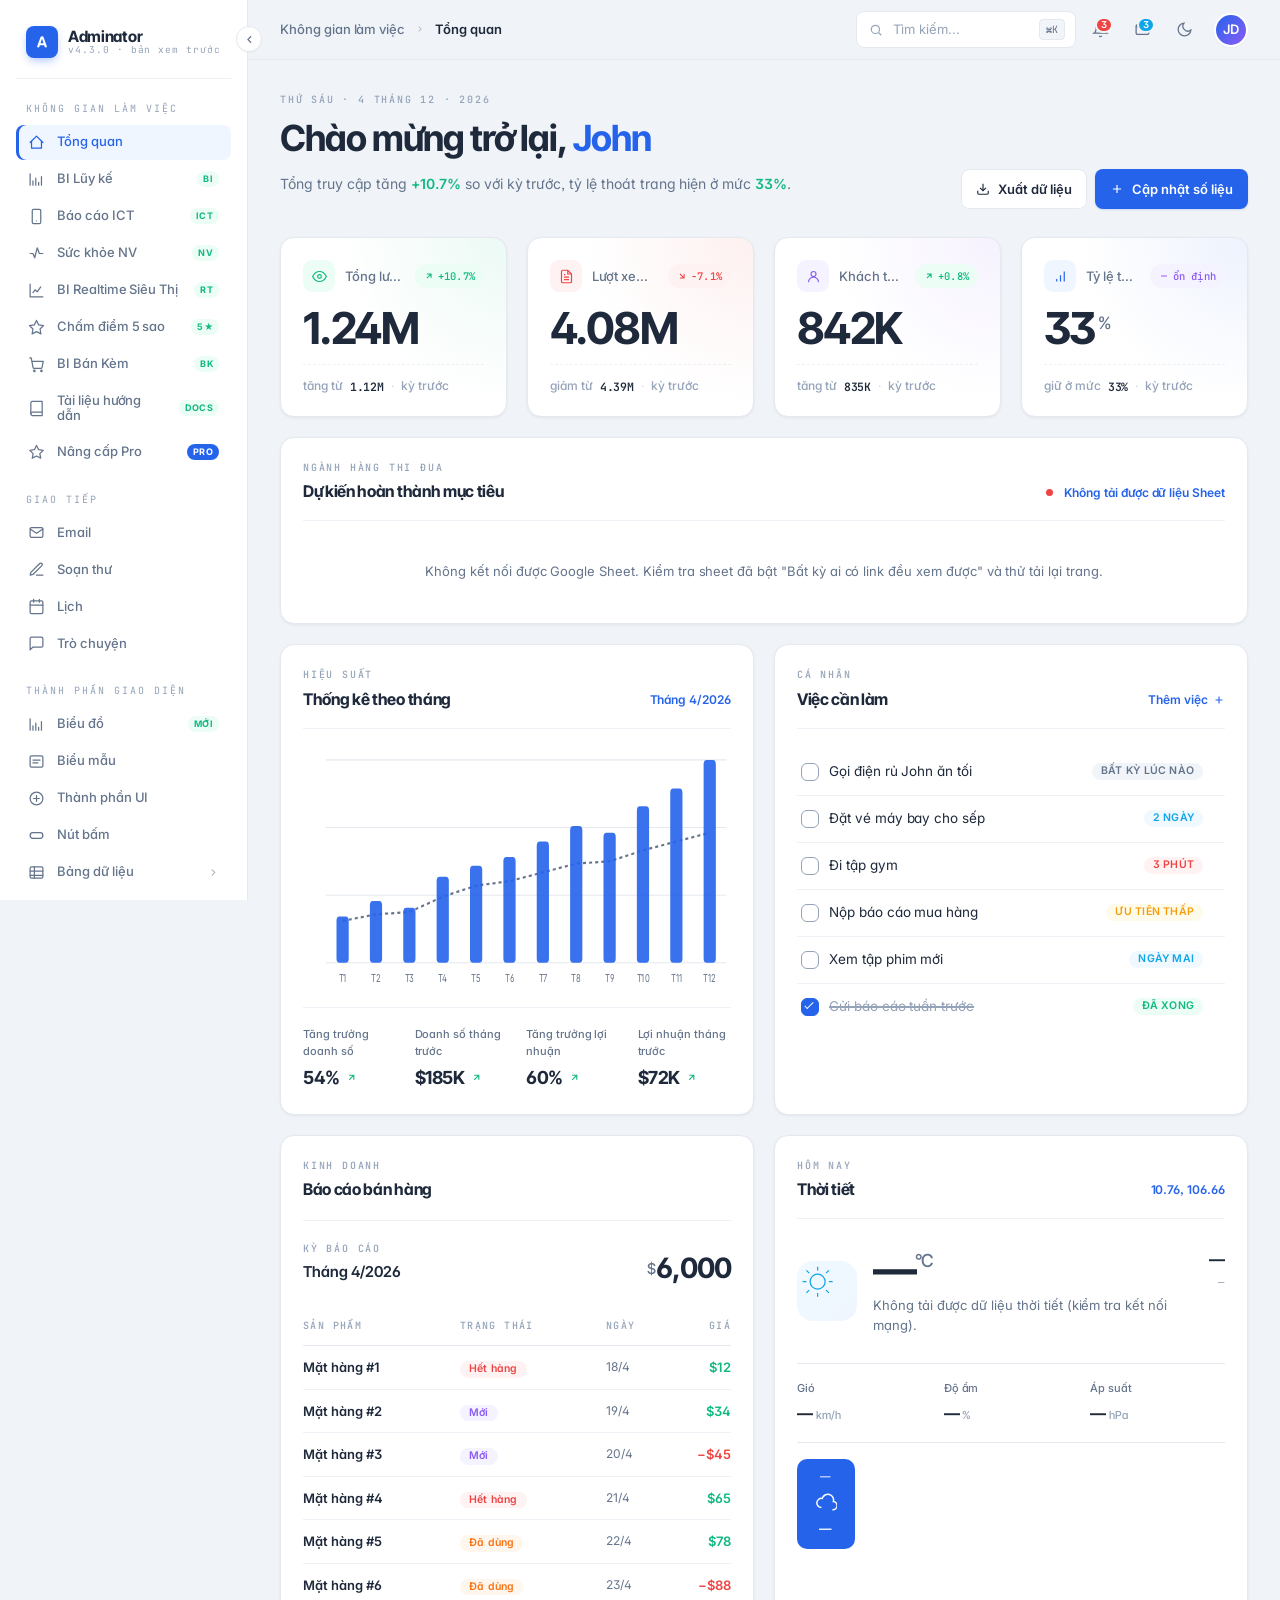
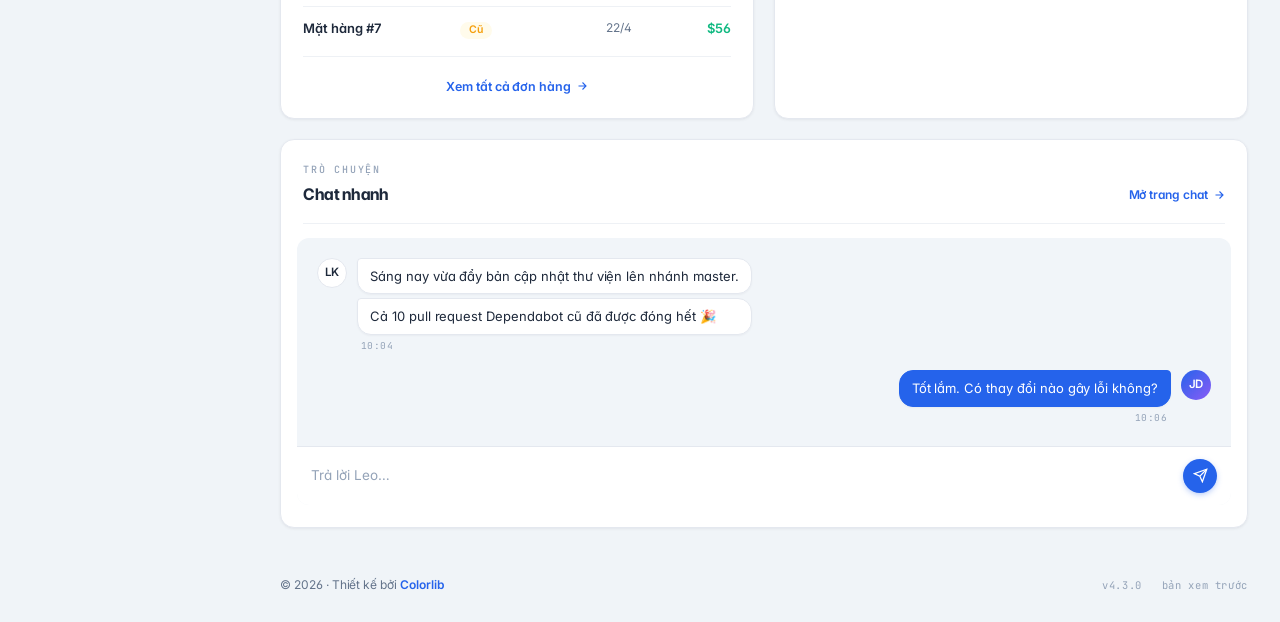
<file: docscan.html>
<!DOCTYPE html>
<html lang="vi">
<head>
<meta charset="UTF-8">
<meta name="viewport" content="width=device-width, initial-scale=1.0, maximum-scale=1.0, user-scalable=no">
<meta name="apple-mobile-web-app-capable" content="yes">
<meta name="apple-mobile-web-app-status-bar-style" content="black-translucent">
<title>DocScan AI – BI MWG</title>
<link rel="preconnect" href="https://fonts.googleapis.com">
<link rel="preconnect" href="https://fonts.gstatic.com" crossorigin>
<link href="https://fonts.googleapis.com/css2?family=Inter:wght@400;500;600;700;800&family=Roboto+Condensed:wght@700&display=swap" rel="stylesheet">
<style>
  *, *::before, *::after { box-sizing: border-box; margin: 0; padding: 0; }

  :root {
    --accent: #f5c518;
    --text: #f8fafc;
    --muted: rgba(226, 232, 240, 0.78);
    --panel: rgba(10, 14, 24, 0.70);
    --panel-hover: rgba(31, 41, 55, 0.82);
    --line: rgba(255, 255, 255, 0.12);
    --blue: #378ADD;
    --blue-dark: #185FA5;
    --green: #34d399;
    --red-soft: rgba(248,113,113,0.18);
    --red-border: rgba(248,113,113,0.3);
    --red-text: #fca5a5;
  }

  html, body {
    min-height: 100vh;
    font-family: "Inter", sans-serif;
    color: var(--text);
    background-image: url("https://cdn.mwg.vn/mwg-content/images/truso/truso1.jpg");
    background-size: cover;
    background-position: center;
    background-attachment: fixed;
    overflow-x: hidden;
  }

  .overlay {
    position: fixed; inset: 0;
    background: linear-gradient(180deg, rgba(0,0,0,0.52), rgba(0,0,0,0.72));
    z-index: 1; pointer-events: none;
  }

  .page {
    position: relative; z-index: 2;
    width: min(100%, 480px);
    margin: 0 auto;
    padding: 16px 14px calc(env(safe-area-inset-bottom, 0px) + 28px);
    display: flex; flex-direction: column; gap: 12px;
  }

  /* ── Topbar ── */
  .topbar {
    display: flex; align-items: center; justify-content: space-between;
    padding: 10px 14px;
    background: rgba(10,14,24,0.6);
    border: 1px solid var(--line);
    border-radius: 12px;
    backdrop-filter: blur(8px);
  }
  .topbar-left { display: flex; align-items: center; gap: 10px; }
  .back-btn {
    display: flex; align-items: center; gap: 5px;
    background: rgba(255,255,255,0.08); border: 1px solid var(--line);
    color: var(--muted); font-size: 0.8rem; font-family: "Inter", sans-serif;
    font-weight: 600; padding: 5px 12px; border-radius: 20px;
    cursor: pointer; text-decoration: none;
    transition: background 160ms;
  }
  .back-btn:hover { background: rgba(255,255,255,0.14); }
  .topbar-user { font-size: 0.82rem; color: var(--muted); }
  .topbar-user strong { color: var(--accent); }
  .btn-logout {
    background: var(--red-soft); border: 1px solid var(--red-border);
    color: var(--red-text); font-size: 0.78rem; font-family: "Inter", sans-serif;
    font-weight: 600; padding: 6px 14px; border-radius: 20px; cursor: pointer;
    transition: background 160ms;
  }
  .btn-logout:hover { background: rgba(248,113,113,0.3); }

  /* ── Hero ── */
  .hero {
    text-align: center;
    padding: 18px 20px 14px;
    background: rgba(10,14,24,0.54);
    border: 1px solid var(--line);
    border-radius: 18px;
    backdrop-filter: blur(10px);
  }
  .eyebrow {
    font-size: 0.7rem; letter-spacing: 0.18em; text-transform: uppercase;
    color: rgba(255,255,255,0.5); font-weight: 700; margin-bottom: 5px;
  }
  .hero h1 {
    font-family: "Roboto Condensed", sans-serif;
    font-size: clamp(1.5rem, 5vw, 2.2rem);
    line-height: 1; letter-spacing: 0.03em;
  }
  .hero h1 span { color: var(--accent); }
  .hero-sub { font-size: 0.8rem; color: rgba(255,255,255,0.45); margin-top: 6px; }

  /* ── Cards ── */
  .card {
    background: var(--panel);
    border: 1px solid var(--line);
    border-radius: 16px;
    backdrop-filter: blur(10px);
    overflow: hidden;
  }
  .card-header {
    display: flex; align-items: center; justify-content: space-between;
    padding: 11px 16px;
    border-bottom: 1px solid var(--line);
    font-size: 0.78rem; font-weight: 700; letter-spacing: 0.07em;
    text-transform: uppercase; color: rgba(255,255,255,0.5);
  }

  /* ── API Key ── */
  .api-section { padding: 14px 16px; }
  .field-label {
    font-size: 0.72rem; font-weight: 700; letter-spacing: 0.07em;
    text-transform: uppercase; color: rgba(255,255,255,0.5); margin-bottom: 7px;
  }
  .api-input {
    width: 100%; padding: 11px 14px;
    background: rgba(255,255,255,0.07); color: var(--text);
    border: 1px solid rgba(255,255,255,0.14); border-radius: 9px;
    font-size: 0.9rem; font-family: "Inter", sans-serif; outline: none;
    transition: border-color 160ms;
  }
  .api-input:focus { border-color: rgba(245,197,24,0.45); }
  .api-input::placeholder { color: rgba(255,255,255,0.25); }
  .api-hint { font-size: 0.72rem; color: rgba(255,255,255,0.35); margin-top: 6px; }

  /* ── Upload zone ── */
  .upload-zone {
    margin: 14px 16px;
    border: 1.5px dashed rgba(255,255,255,0.22);
    border-radius: 14px;
    padding: 32px 16px;
    text-align: center; cursor: pointer;
    transition: border-color 0.15s, background 0.15s;
    -webkit-tap-highlight-color: transparent;
  }
  .upload-zone:active { border-color: var(--accent); background: rgba(245,197,24,0.06); }
  .upload-icon {
    width: 52px; height: 52px;
    background: rgba(245,197,24,0.12); border-radius: 14px;
    display: inline-flex; align-items: center; justify-content: center;
    font-size: 26px; margin-bottom: 12px;
  }
  .upload-label { font-size: 0.95rem; font-weight: 700; margin-bottom: 4px; }
  .upload-sub { font-size: 0.78rem; color: rgba(255,255,255,0.45); }

  /* ── Button row ── */
  .btn-row { display: grid; grid-template-columns: 1fr 1fr; gap: 10px; padding: 0 16px 16px; }
  .action-btn {
    display: flex; align-items: center; justify-content: center; gap: 7px;
    padding: 12px 8px; font-size: 0.88rem; font-weight: 700;
    font-family: "Inter", sans-serif;
    border-radius: 10px; border: 1px solid var(--line);
    cursor: pointer; transition: transform 0.1s, opacity 0.1s;
    -webkit-tap-highlight-color: transparent;
    letter-spacing: -0.1px;
  }
  .action-btn:active { transform: scale(0.96); opacity: 0.8; }
  .btn-cam { background: var(--accent); color: #1a1000; border-color: var(--accent); }
  .btn-gallery { background: rgba(255,255,255,0.1); color: var(--text); }

  /* ── Filter chips ── */
  .filter-scroll {
    display: flex; gap: 8px; overflow-x: auto; padding: 0 16px 14px;
    -webkit-overflow-scrolling: touch; scrollbar-width: none;
  }
  .filter-scroll::-webkit-scrollbar { display: none; }
  .chip {
    flex-shrink: 0; padding: 5px 14px; font-size: 0.78rem; font-weight: 600;
    border: 1px solid rgba(255,255,255,0.18); border-radius: 20px;
    background: rgba(255,255,255,0.06); color: rgba(255,255,255,0.6);
    cursor: pointer; -webkit-tap-highlight-color: transparent;
    transition: all 0.15s;
  }
  .chip.active { background: var(--accent); color: #1a1000; border-color: var(--accent); }

  /* ── Canvas ── */
  .canvas-wrap {
    background: #0d0d0d; min-height: 160px;
    display: flex; align-items: center; justify-content: center; position: relative;
  }
  #scanCanvas { display: block; max-width: 100%; max-height: 440px; }
  .corners { position: absolute; inset: 10px; pointer-events: none; }
  .corner { position: absolute; width: 18px; height: 18px; border-color: #4FFFB0; border-style: solid; }
  .corner.tl { top:0; left:0; border-width: 3px 0 0 3px; border-radius: 3px 0 0 0; }
  .corner.tr { top:0; right:0; border-width: 3px 3px 0 0; border-radius: 0 3px 0 0; }
  .corner.bl { bottom:0; left:0; border-width: 0 0 3px 3px; border-radius: 0 0 0 3px; }
  .corner.br { bottom:0; right:0; border-width: 0 3px 3px 0; border-radius: 0 0 3px 0; }

  /* ── Progress ── */
  .prog-track { height: 2px; background: rgba(255,255,255,0.08); overflow: hidden; }
  .prog-fill { height: 100%; background: var(--blue); width: 0; transition: width 0.5s ease; }
  .prog-fill.pulse { animation: prog-anim 1.4s ease-in-out infinite; }
  @keyframes prog-anim {
    0%   { width:0%;  margin-left:0%; }
    50%  { width:55%; margin-left:25%; }
    100% { width:0%;  margin-left:100%; }
  }

  /* ── Status ── */
  .status-row {
    display: flex; align-items: center; gap: 8px;
    padding: 9px 16px; font-size: 0.8rem; color: rgba(255,255,255,0.5);
  }
  .s-dot { width: 7px; height: 7px; border-radius: 50%; background: rgba(255,255,255,0.2); flex-shrink: 0; transition: background 0.3s; }
  .s-dot.active { background: var(--blue); }
  .s-dot.done   { background: #34d399; }
  .s-dot.error  { background: #f87171; }

  /* ── OCR Toggle ── */
  .toggle-row {
    display: flex; align-items: center; justify-content: space-between;
    padding: 12px 16px; border-top: 1px solid var(--line);
  }
  .toggle-info .tl { font-size: 0.9rem; font-weight: 600; }
  .toggle-info .ts { font-size: 0.75rem; color: rgba(255,255,255,0.4); margin-top: 2px; }
  .ios-sw {
    width: 51px; height: 31px; background: rgba(255,255,255,0.18);
    border-radius: 15.5px; position: relative; cursor: pointer; border: none;
    transition: background 0.25s; flex-shrink: 0; -webkit-tap-highlight-color: transparent;
  }
  .ios-sw.on { background: #34d399; }
  .ios-sw::after {
    content: ''; position: absolute;
    width: 27px; height: 27px; background: #fff; border-radius: 50%;
    top: 2px; left: 2px; transition: left 0.25s;
    box-shadow: 0 2px 5px rgba(0,0,0,0.3);
  }
  .ios-sw.on::after { left: 22px; }

  /* ── OCR result ── */
  .ocr-header {
    display: flex; align-items: center; justify-content: space-between;
    padding: 11px 16px; border-bottom: 1px solid var(--line);
  }
  .ocr-title { font-size: 0.78rem; font-weight: 700; letter-spacing: 0.07em; text-transform: uppercase; color: rgba(255,255,255,0.5); }
  .copy-btn {
    display: flex; align-items: center; gap: 5px;
    padding: 6px 14px; font-size: 0.78rem; font-weight: 700;
    background: rgba(245,197,24,0.15); color: var(--accent);
    border: 1px solid rgba(245,197,24,0.3); border-radius: 20px;
    cursor: pointer; transition: transform 0.1s; -webkit-tap-highlight-color: transparent;
  }
  .copy-btn:active { transform: scale(0.95); }
  .copy-btn.done { background: rgba(52,211,153,0.15); color: #34d399; border-color: rgba(52,211,153,0.3); }
  .ocr-body {
    padding: 14px 16px; font-size: 0.9rem; line-height: 1.7;
    color: var(--text); white-space: pre-wrap; word-break: break-word; min-height: 68px;
  }
  .ocr-body.ph { color: rgba(255,255,255,0.3); font-style: italic; }
  .ocr-loading { display: flex; align-items: center; gap: 10px; color: rgba(255,255,255,0.5); }
  .dots { display: flex; gap: 4px; }
  .dots span {
    width: 7px; height: 7px; border-radius: 50%; background: var(--blue);
    animation: db 1.1s infinite;
  }
  .dots span:nth-child(2) { animation-delay: 0.18s; }
  .dots span:nth-child(3) { animation-delay: 0.36s; }
  @keyframes db { 0%,60%,100%{transform:translateY(0)} 30%{transform:translateY(-7px)} }

  /* ── Action bottom row ── */
  .bottom-row { display: grid; grid-template-columns: 1fr 1fr; gap: 10px; }
  .b-btn {
    display: flex; align-items: center; justify-content: center; gap: 7px;
    padding: 12px 8px; font-size: 0.85rem; font-weight: 700;
    font-family: "Inter", sans-serif; border-radius: 12px;
    border: 1px solid var(--line); background: var(--panel);
    color: var(--text); cursor: pointer; backdrop-filter: blur(6px);
    transition: transform 0.1s, background 0.1s; -webkit-tap-highlight-color: transparent;
  }
  .b-btn:active { transform: scale(0.96); }
  .b-btn:hover { background: var(--panel-hover); }
  .b-btn.primary { background: var(--accent); color: #1a1000; border-color: var(--accent); }
  .b-btn.primary:hover { opacity: 0.9; }

  .hidden { display: none !important; }
</style>
</head>
<body>

<div class="overlay"></div>

<div class="page">

  <!-- Topbar -->
  <div class="topbar">
    <div class="topbar-left">
      <a class="back-btn" href="./main.html">← Quay lại</a>
      <span class="topbar-user">Xin chào, <strong id="display-name">...</strong></span>
    </div>
    <button class="btn-logout" onclick="doLogout()">Đăng xuất</button>
  </div>

  <!-- Hero -->
  <div class="hero">
    <p class="eyebrow">MWG Business Intelligence</p>
    <h1>Doc<span>Scan</span> AI</h1>
    <p class="hero-sub">Scan tài liệu · Đọc chữ tự động · Sao chép nhanh</p>
  </div>

  <!-- API Key -->
  <div class="card">
    <div class="card-header">
      <span>🔑 Anthropic API Key</span>
      <span id="key-status" style="font-size:0.72rem;color:rgba(255,255,255,0.3);">Chưa nhập</span>
    </div>
    <div class="api-section">
      <div class="field-label">API Key (dùng cho tính năng OCR)</div>
      <input class="api-input" type="password" id="apiKey" placeholder="sk-ant-..." autocomplete="off" spellcheck="false" oninput="onKeyInput()">
      <div class="api-hint">Key lưu trên máy bạn, không gửi đi đâu ngoài Anthropic API.</div>
    </div>
  </div>

  <!-- Upload / Camera -->
  <div class="card">
    <div class="card-header">📸 Chọn ảnh tài liệu</div>
    <div class="upload-zone" id="uploadZone" onclick="document.getElementById('fileInput').click()">
      <div class="upload-icon">📁</div>
      <div class="upload-label">Nhấn để chọn ảnh</div>
      <div class="upload-sub">Hoá đơn · Hợp đồng · Ghi chú · Bảng biểu</div>
    </div>
    <div class="btn-row">
      <button class="action-btn btn-cam" onclick="document.getElementById('camInput').click()">📷 Chụp ảnh</button>
      <button class="action-btn btn-gallery" onclick="document.getElementById('fileInput').click()">🖼 Thư viện</button>
    </div>
  </div>
  <input type="file" id="fileInput" accept="image/*" style="display:none">
  <input type="file" id="camInput"  accept="image/*" capture="environment" style="display:none">

  <!-- Filter chips -->
  <div class="filter-scroll hidden" id="filterRow">
    <div class="chip active" onclick="applyFilter('original',this)">Gốc</div>
    <div class="chip" onclick="applyFilter('scan',this)">Scan trắng đen</div>
    <div class="chip" onclick="applyFilter('enhance',this)">Tăng sắc nét</div>
    <div class="chip" onclick="applyFilter('auto',this)">Auto contrast</div>
  </div>

  <!-- Preview + OCR toggle -->
  <div class="card hidden" id="previewCard">
    <div class="card-header">
      <span>🔲 Bản scan</span>
      <span id="scanBadge" style="color:rgba(255,255,255,0.3);">–</span>
    </div>
    <div class="canvas-wrap">
      <canvas id="scanCanvas"></canvas>
      <div class="corners">
        <div class="corner tl"></div><div class="corner tr"></div>
        <div class="corner bl"></div><div class="corner br"></div>
      </div>
    </div>
    <div class="prog-track"><div class="prog-fill" id="progFill"></div></div>
    <div class="status-row">
      <div class="s-dot" id="sDot"></div>
      <span id="sText">Đang xử lý…</span>
    </div>
    <div class="toggle-row">
      <div class="toggle-info">
        <div class="tl">📝 Đọc chữ (OCR)</div>
        <div class="ts">AI trích xuất nội dung văn bản từ ảnh</div>
      </div>
      <button class="ios-sw" id="ocrSw" onclick="toggleOCR()" aria-label="Bật/tắt OCR"></button>
    </div>
  </div>

  <!-- OCR result -->
  <div class="card hidden" id="ocrCard">
    <div class="ocr-header">
      <span class="ocr-title">📋 Nội dung đọc được</span>
      <button class="copy-btn" id="copyBtn" onclick="copyText()">📋 Sao chép</button>
    </div>
    <div class="ocr-body ph" id="ocrBody">Chưa có nội dung.</div>
  </div>

  <!-- Bottom actions -->
  <div class="bottom-row hidden" id="bottomRow">
    <button class="b-btn" onclick="resetAll()">↩ Scan mới</button>
    <button class="b-btn primary" onclick="downloadScan()">💾 Lưu ảnh</button>
  </div>

</div><!-- .page -->

<script>
  /* ── AUTH GUARD ──────────────────────────────────────── */
  let session = null;
  (function () {
    try {
      const raw = localStorage.getItem("mwg_session");
      if (!raw) { window.location.href = "./index.html"; return; }
      session = JSON.parse(raw);
      if (!session || !session.username) { window.location.href = "./index.html"; return; }
      document.getElementById("display-name").textContent = session.displayName || session.username;
    } catch (e) {
      window.location.href = "./index.html";
    }
  })();

  function doLogout() {
    localStorage.removeItem("mwg_session");
    window.location.href = "./index.html";
  }

  /* ── STATE ───────────────────────────────────────────── */
  let origImg = null;
  let ocrOn = false;
  let ocrText = '';
  let scannedUrl = null;
  let currentFilter = 'original';

  const $ = id => document.getElementById(id);

  /* ── API KEY ─────────────────────────────────────────── */
  function onKeyInput() {
    const v = $('apiKey').value.trim();
    $('key-status').textContent = v ? '✓ Đã nhập' : 'Chưa nhập';
    $('key-status').style.color = v ? '#34d399' : 'rgba(255,255,255,0.3)';
  }

  /* ── FILE INPUT ──────────────────────────────────────── */
  $('fileInput').addEventListener('change', e => loadFile(e.target.files[0]));
  $('camInput').addEventListener('change',  e => loadFile(e.target.files[0]));
  $('uploadZone').addEventListener('dragover', e => e.preventDefault());
  $('uploadZone').addEventListener('drop', e => { e.preventDefault(); loadFile(e.dataTransfer.files[0]); });

  function loadFile(file) {
    if (!file || !file.type.startsWith('image/')) return;
    const r = new FileReader();
    r.onload = e => {
      const img = new Image();
      img.onload = () => { origImg = img; doProcess('original'); };
      img.src = e.target.result;
    };
    r.readAsDataURL(file);
    // reset filter chips
    currentFilter = 'original';
    document.querySelectorAll('.chip').forEach((c,i) => c.classList.toggle('active', i===0));
  }

  /* ── PROCESS ─────────────────────────────────────────── */
  function doProcess(filter) {
    $('previewCard').classList.remove('hidden');
    $('filterRow').classList.remove('hidden');
    $('ocrCard').classList.add('hidden');
    $('bottomRow').classList.add('hidden');
    ocrText = ''; scannedUrl = null;

    const pf = $('progFill');
    pf.style.width = '0'; pf.classList.add('pulse');
    setStatus('Đang xử lý ảnh…', 'active');

    const canvas = $('scanCanvas');
    const maxW = 380, maxH = 460;
    let w = origImg.width, h = origImg.height;
    const r = Math.min(maxW/w, maxH/h, 1);
    w = Math.round(w*r); h = Math.round(h*r);
    canvas.width = w; canvas.height = h;

    const ctx = canvas.getContext('2d');
    ctx.drawImage(origImg, 0, 0, w, h);
    applyFilterToCtx(filter, ctx, w, h);
    scannedUrl = canvas.toDataURL('image/jpeg', 0.94);
    $('scanBadge').textContent = w + ' × ' + h;

    setTimeout(() => {
      pf.classList.remove('pulse'); pf.style.width = '100%';
      setStatus('Xử lý hoàn tất ✓', 'done');
      $('bottomRow').classList.remove('hidden');
      if (ocrOn) runOCR();
    }, 700);
  }

  function setStatus(t, s) {
    $('sText').textContent = t;
    $('sDot').className = 's-dot' + (s ? ' '+s : '');
  }

  /* ── FILTERS ─────────────────────────────────────────── */
  function applyFilter(mode, chipEl) {
    if (chipEl) {
      document.querySelectorAll('.chip').forEach(c => c.classList.remove('active'));
      chipEl.classList.add('active');
      currentFilter = mode;
    }
    if (!origImg) return;
    const canvas = $('scanCanvas');
    const ctx = canvas.getContext('2d');
    ctx.drawImage(origImg, 0, 0, canvas.width, canvas.height);
    applyFilterToCtx(mode, ctx, canvas.width, canvas.height);
    scannedUrl = canvas.toDataURL('image/jpeg', 0.94);
  }

  function applyFilterToCtx(mode, ctx, w, h) {
    if (mode === 'original') return;
    const id = ctx.getImageData(0, 0, w, h);
    const d = id.data;
    for (let i = 0; i < d.length; i += 4) {
      let r=d[i], g=d[i+1], b=d[i+2];
      if (mode === 'scan') {
        let lum = 0.299*r + 0.587*g + 0.114*b;
        lum = Math.min(255, (lum-128)*1.4 + 148);
        d[i]=d[i+1]=d[i+2]=Math.max(0,Math.min(255,lum));
      } else if (mode === 'enhance') {
        let lum = 0.299*r + 0.587*g + 0.114*b;
        const s=1.25; r=lum+s*(r-lum); g=lum+s*(g-lum); b=lum+s*(b-lum);
        const f=1.15; r=(r-128)*f+128; g=(g-128)*f+128; b=(b-128)*f+128;
        d[i]=Math.max(0,Math.min(255,r)); d[i+1]=Math.max(0,Math.min(255,g)); d[i+2]=Math.max(0,Math.min(255,b));
      } else if (mode === 'auto') {
        let lum = 0.299*r + 0.587*g + 0.114*b;
        lum = Math.min(255, (lum-40)*(255/200)+10);
        d[i]=d[i+1]=d[i+2]=Math.max(0,Math.min(255,lum));
      }
    }
    ctx.putImageData(id, 0, 0);
  }

  /* ── OCR TOGGLE ──────────────────────────────────────── */
  function toggleOCR() {
    ocrOn = !ocrOn;
    $('ocrSw').classList.toggle('on', ocrOn);
    if (ocrOn && scannedUrl) {
      $('ocrCard').classList.remove('hidden');
      if (!ocrText) runOCR();
    } else {
      $('ocrCard').classList.add('hidden');
    }
  }

  /* ── OCR via Claude API ──────────────────────────────── */
  async function runOCR() {
    const apiKey = $('apiKey').value.trim();
    if (!apiKey) {
      $('ocrCard').classList.remove('hidden');
      $('ocrBody').className = 'ocr-body ph';
      $('ocrBody').textContent = '⚠️ Vui lòng nhập API Key Anthropic ở trên để dùng tính năng OCR.';
      return;
    }

    $('ocrCard').classList.remove('hidden');
    $('ocrBody').className = 'ocr-body';
    $('ocrBody').innerHTML = '<div class="ocr-loading"><div class="dots"><span></span><span></span><span></span></div> Đang đọc chữ bằng AI…</div>';

    const base64 = $('scanCanvas').toDataURL('image/jpeg', 0.85).split(',')[1];

    try {
      const res = await fetch('https://api.anthropic.com/v1/messages', {
        method: 'POST',
        headers: {
          'Content-Type': 'application/json',
          'x-api-key': apiKey,
          'anthropic-version': '2023-06-01',
          'anthropic-dangerous-direct-browser-calls': 'true'
        },
        body: JSON.stringify({
          model: 'claude-sonnet-4-6',
          max_tokens: 2000,
          messages: [{
            role: 'user',
            content: [
              { type: 'image', source: { type: 'base64', media_type: 'image/jpeg', data: base64 } },
              { type: 'text', text: 'Hãy đọc và trích xuất toàn bộ nội dung văn bản có trong ảnh tài liệu này. Giữ nguyên cấu trúc dòng và đoạn văn. Chỉ trả về phần văn bản thuần tuý, không thêm giải thích hay chú thích.' }
            ]
          }]
        })
      });
      if (!res.ok) {
        const err = await res.json().catch(()=>({}));
        throw new Error(err?.error?.message || 'HTTP ' + res.status);
      }
      const data = await res.json();
      ocrText = (data.content||[]).map(b=>b.text||'').join('').trim() || '(Không tìm thấy văn bản trong ảnh)';
      $('ocrBody').className = 'ocr-body';
      $('ocrBody').textContent = ocrText;
    } catch(err) {
      $('ocrBody').className = 'ocr-body ph';
      $('ocrBody').textContent = '❌ Lỗi: ' + err.message;
    }
  }

  /* ── COPY ────────────────────────────────────────────── */
  function copyText() {
    if (!ocrText) return;
    navigator.clipboard.writeText(ocrText).then(() => {
      const b = $('copyBtn');
      b.className = 'copy-btn done'; b.textContent = '✅ Đã sao chép';
      setTimeout(() => { b.className = 'copy-btn'; b.textContent = '📋 Sao chép'; }, 2200);
    }).catch(() => {
      const ta = document.createElement('textarea');
      ta.value = ocrText; ta.style.cssText='position:fixed;opacity:0';
      document.body.appendChild(ta); ta.select(); document.execCommand('copy'); document.body.removeChild(ta);
    });
  }

  /* ── DOWNLOAD ────────────────────────────────────────── */
  function downloadScan() {
    if (!scannedUrl) return;
    const a = document.createElement('a');
    a.href = scannedUrl;
    a.download = 'scan_' + new Date().toISOString().slice(0,19).replace(/[:T]/g,'-') + '.jpg';
    a.click();
  }

  /* ── RESET ───────────────────────────────────────────── */
  function resetAll() {
    origImg=null; ocrText=''; scannedUrl=null; currentFilter='original'; ocrOn=false;
    $('ocrSw').classList.remove('on');
    $('previewCard').classList.add('hidden');
    $('ocrCard').classList.add('hidden');
    $('bottomRow').classList.add('hidden');
    $('filterRow').classList.add('hidden');
    $('fileInput').value=''; $('camInput').value='';
    document.querySelectorAll('.chip').forEach((c,i)=>c.classList.toggle('active',i===0));
    const pf=$('progFill'); pf.style.width='0'; pf.classList.remove('pulse');
  }
</script>
</body>
</html>
</file>
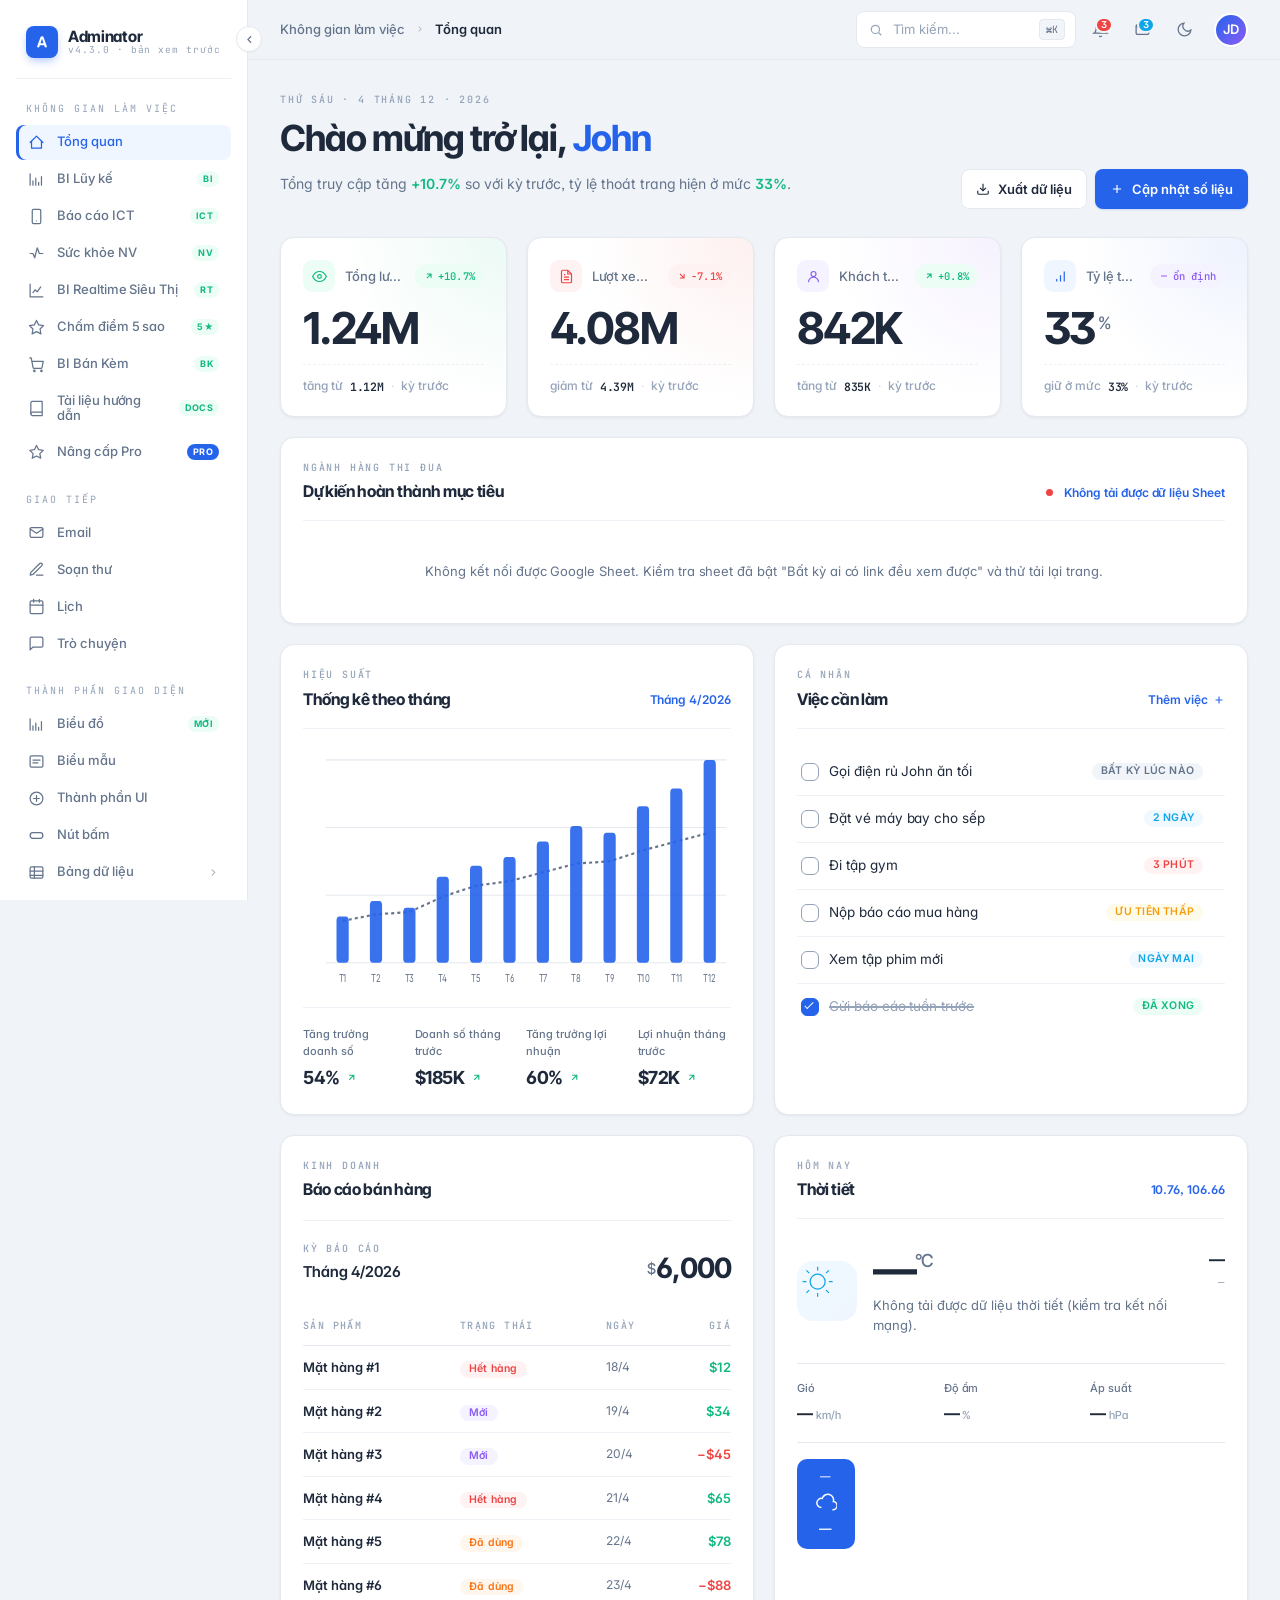
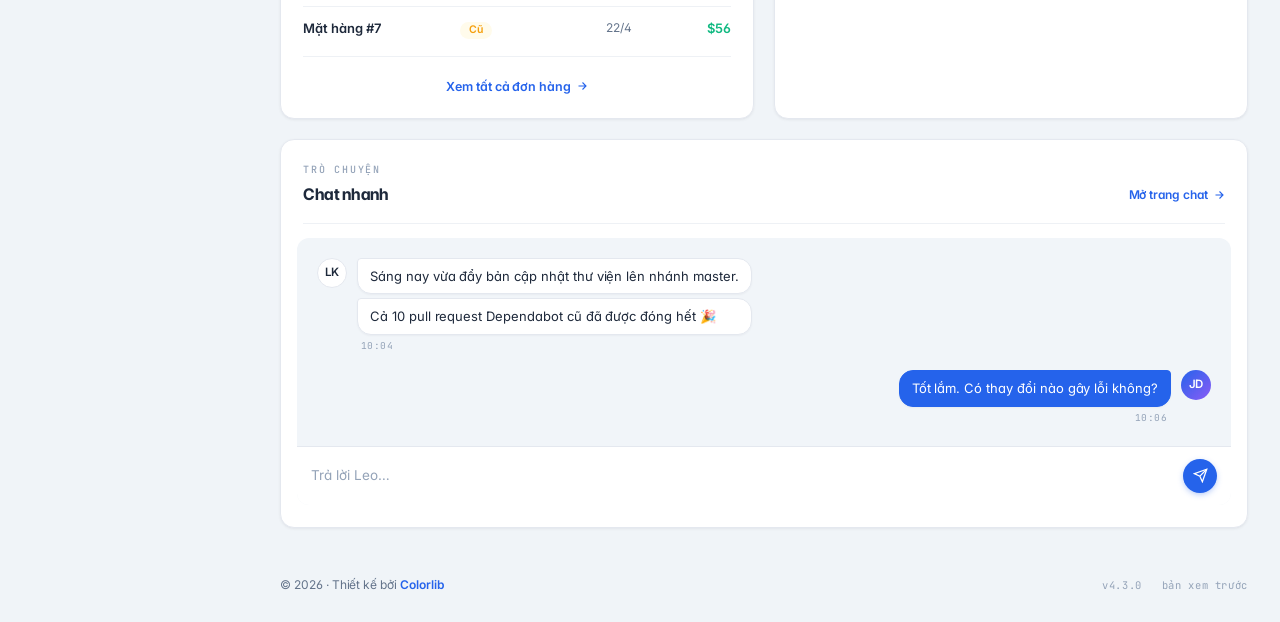
<file: flappy_bird.html>
<!DOCTYPE html>
<html lang="vi">
<head>
<meta charset="UTF-8">
<meta name="viewport" content="width=device-width, initial-scale=1.0">
<title>Flappy Bird PRO</title>
<style>
*{margin:0;padding:0;box-sizing:border-box;}
body{
  background:linear-gradient(135deg,#0f172a 0%,#1e293b 100%);
  display:flex;flex-direction:column;
  align-items:center;justify-content:center;
  min-height:100vh;
  font-family:'Segoe UI',sans-serif;
  overflow:hidden;
}
canvas{
  border-radius:16px;
  box-shadow:0 24px 80px rgba(0,0,0,.7),0 0 0 2px rgba(255,255,255,.06);
  width:min(92vw,360px);
  height:auto;
  display:block;
}
#ui{
  margin-top:12px;
  display:flex;gap:32px;
  color:#fff;
  text-align:center;
}
.stat-label{font-size:10px;letter-spacing:.1em;text-transform:uppercase;color:rgba(255,255,255,.4);margin-bottom:2px;}
.stat-val{font-size:22px;font-weight:700;color:#fff;}
#ui-best .stat-val{color:#f5c518;}

:root{--nav-h:50px;}
.mwg-nav{
  position:fixed;top:0;left:0;right:0;height:var(--nav-h);
  background:rgba(10,14,24,0.95);border-bottom:1px solid rgba(255,255,255,.1);
  backdrop-filter:blur(14px);z-index:9999;
  display:flex;align-items:center;padding:0 16px;gap:8px;
  font-family:sans-serif;
}
.nav-brand{display:flex;align-items:center;gap:8px;text-decoration:none;margin-right:auto;}
.nav-badge{background:#f5c518;color:#111;font-size:9px;font-weight:800;letter-spacing:.1em;padding:3px 8px;border-radius:5px;}
.nav-name{font-size:13px;font-weight:700;color:rgba(255,255,255,.8);}
.nav-chip{font-size:10px;color:rgba(255,255,255,.4);background:rgba(255,255,255,.07);border:1px solid rgba(255,255,255,.12);padding:3px 10px;border-radius:20px;}
.nav-user{display:flex;align-items:center;gap:6px;font-size:11px;color:rgba(255,255,255,.5);margin-right:8px;}
.nav-dot{width:6px;height:6px;border-radius:50%;background:#4ade80;box-shadow:0 0 6px rgba(74,222,128,.5);}
.nav-user strong{color:#f5c518;}
.nav-btn{display:flex;align-items:center;gap:4px;padding:6px 12px;border-radius:7px;font-size:11px;font-weight:600;font-family:sans-serif;cursor:pointer;border:1px solid transparent;text-decoration:none;transition:all 140ms;white-space:nowrap;}
.btn-home{background:rgba(255,255,255,.07);border-color:rgba(255,255,255,.12);color:rgba(255,255,255,.8);}
.btn-home:hover{background:rgba(255,255,255,.13);color:#fff;}
.btn-logout{background:rgba(239,68,68,.1);border-color:rgba(239,68,68,.25);color:#fca5a5;}
.btn-logout:hover{background:rgba(239,68,68,.2);}
@media(max-width:480px){.nav-name,.nav-chip,.nav-user{display:none;}.nav-btn{padding:5px 9px;}}
</style>
</head>
<body>

<!-- AUTH GUARD -->
<script>
(function(){
  var s=localStorage.getItem('mwg_session');
  if(!s){window.location.replace('./index.html');}
})();
</script>

<!-- NAVBAR -->
<nav class="mwg-nav">
  <a class="nav-brand" href="./main.html">
    <span class="nav-badge">MWG</span>
    <span class="nav-name">Business Intelligence</span>
  </a>
  <span class="nav-chip">🐦 Flappy Bird</span>
  <div class="nav-user">
    <span class="nav-dot"></span>
    Xin chào, <strong id="nav-user-nm">—</strong>
  </div>
  <a class="nav-btn btn-home" href="./main.html">⌂ Trang chủ</a>
  <button class="nav-btn btn-logout" onclick="mwgLogout()">↩ Đăng xuất</button>
</nav>

<canvas id="game" width="360" height="560"></canvas>
<div id="ui">
  <div id="ui-score"><div class="stat-label">Score</div><div class="stat-val" id="s">0</div></div>
  <div id="ui-best"><div class="stat-label">Best</div><div class="stat-val" id="b">0</div></div>
</div>

<script>
const c=document.getElementById("game");
const ctx=c.getContext("2d");
const W=c.width,H=c.height;

let state="idle";
let score=0;
let best=+localStorage.getItem("fb_best")||0;
document.getElementById("b").innerText=best;

// ── PHYSICS ──
const GRAVITY=0.42, FLAP=-8.2, PIPE_GAP=138, PIPE_SPEED=2.6, PIPE_W=52;

// ── BIRD ──
let bird={x:80,y:H/2,vy:0,angle:0,flapFrame:0};

// ── PIPES ──
let pipes=[];
let pipeTimer=0;

// ── PARTICLES ──
let particles=[];

// ── CLOUDS ──
let clouds=[
  {x:60,y:70,s:1},
  {x:200,y:45,s:.8},
  {x:310,y:95,s:.7},
];

// ── SCREEN SHAKE ──
let shake=0;

// ── STARS ──
const STARS=Array.from({length:40},()=>({
  x:Math.random()*W, y:Math.random()*(H*.4),
  r:.5+Math.random()*1.5, a:Math.random()
}));

// ── INPUT ──
document.addEventListener("keydown",e=>{if(e.code==="Space"||e.code==="ArrowUp"){e.preventDefault();action();}});
c.addEventListener("click",action);
c.addEventListener("touchstart",e=>{e.preventDefault();action();},{passive:false});

function action(){
  if(state==="idle"){state="play"; flap(); return;}
  if(state==="play"){flap(); return;}
  if(state==="dead"){reset();}
}

function flap(){
  bird.vy=FLAP;
  bird.flapFrame=10;
  spawnParticles(bird.x+16,bird.y+10,5,"#fde68a");
}

function reset(){
  state="idle";
  score=0;
  pipes=[];
  pipeTimer=0;
  particles=[];
  bird.y=H/2; bird.vy=0; bird.angle=0; bird.flapFrame=0;
  document.getElementById("s").innerText=0;
}

function spawnParticles(x,y,n,col){
  for(let i=0;i<n;i++){
    const a=Math.random()*Math.PI*2;
    const sp=1+Math.random()*3;
    particles.push({x,y,vx:Math.cos(a)*sp,vy:Math.sin(a)*sp-1.5,life:1,col,r:2+Math.random()*3});
  }
}

// ── UPDATE ──
function update(){
  // clouds scroll
  clouds.forEach(cl=>{
    cl.x-=0.4*cl.s;
    if(cl.x<-80) cl.x=W+80;
  });

  if(state==="play"){
    pipeTimer++;

    // bird
    bird.vy+=GRAVITY;
    bird.y+=bird.vy;
    bird.angle=Math.min(Math.PI/2,bird.vy*0.055);
    bird.flapFrame=Math.max(0,bird.flapFrame-1);

    // spawn pipes
    if(pipeTimer%72===0){
      const top=75+Math.random()*210;
      pipes.push({x:W+10,top,passed:false});
    }

    // pipes
    pipes.forEach(p=>{
      p.x-=PIPE_SPEED;
      if(!p.passed&&p.x+PIPE_W<bird.x){
        p.passed=true; score++;
        document.getElementById("s").innerText=score;
        spawnParticles(bird.x+16,bird.y,8,"#4ade80");
      }
      if(collide(p)) die();
    });
    pipes=pipes.filter(p=>p.x>-PIPE_W-20);

    if(bird.y>H-65||bird.y<0) die();
  }

  // particles
  particles.forEach(p=>{
    p.x+=p.vx; p.y+=p.vy; p.vy+=0.12; p.life-=0.05;
  });
  particles=particles.filter(p=>p.life>0);

  if(shake>0) shake*=0.85;
}

function collide(p){
  const bx=bird.x+5,by=bird.y+5,bw=22,bh=14;
  if(bx<p.x+PIPE_W&&bx+bw>p.x){
    if(by<p.top||by+bh>p.top+PIPE_GAP) return true;
  }
}

function die(){
  if(state==="dead") return;
  state="dead"; shake=14;
  spawnParticles(bird.x+16,bird.y+10,25,"#fbbf24");
  spawnParticles(bird.x+16,bird.y+10,12,"#fff");
  if(score>best){
    best=score;
    localStorage.setItem("fb_best",best);
    document.getElementById("b").innerText=best;
  }
}

// ── DRAW HELPERS ──
function rr(x,y,w,h,r){
  ctx.beginPath();
  ctx.moveTo(x+r,y);
  ctx.lineTo(x+w-r,y); ctx.arcTo(x+w,y,x+w,y+r,r);
  ctx.lineTo(x+w,y+h-r); ctx.arcTo(x+w,y+h,x+w-r,y+h,r);
  ctx.lineTo(x+r,y+h); ctx.arcTo(x,y+h,x,y+h-r,r);
  ctx.lineTo(x,y+r); ctx.arcTo(x,y,x+r,y,r);
  ctx.closePath();
}

function drawSky(){
  const g=ctx.createLinearGradient(0,0,0,H);
  g.addColorStop(0,"#0ea5e9");
  g.addColorStop(0.65,"#7dd3fc");
  g.addColorStop(1,"#bae6fd");
  ctx.fillStyle=g;
  ctx.fillRect(0,0,W,H);

  // stars (only show at top area, faded)
  if(state==="idle"){
    STARS.forEach(st=>{
      ctx.globalAlpha=st.a*0.4*(1-st.y/(H*0.4));
      ctx.fillStyle="#fff";
      ctx.beginPath(); ctx.arc(st.x,st.y,st.r,0,Math.PI*2); ctx.fill();
    });
    ctx.globalAlpha=1;
  }
}

function drawClouds(){
  clouds.forEach(cl=>{
    ctx.save();
    ctx.globalAlpha=0.55;
    ctx.fillStyle="#fff";
    ctx.beginPath();
    ctx.arc(cl.x,cl.y,22*cl.s,0,Math.PI*2);
    ctx.arc(cl.x+28*cl.s,cl.y-10*cl.s,16*cl.s,0,Math.PI*2);
    ctx.arc(cl.x+50*cl.s,cl.y,18*cl.s,0,Math.PI*2);
    ctx.fill();
    ctx.restore();
  });
}

function drawGround(offset){
  // dirt
  ctx.fillStyle="#78350f";
  ctx.fillRect(0,H-65,W,65);
  // grass layer
  const grassGrad=ctx.createLinearGradient(0,H-65,0,H-50);
  grassGrad.addColorStop(0,"#4ade80");
  grassGrad.addColorStop(1,"#16a34a");
  ctx.fillStyle=grassGrad;
  ctx.fillRect(0,H-65,W,16);
  // scrolling grass tufts
  ctx.fillStyle="#22c55e";
  for(let i=0;i<10;i++){
    const gx=((offset+i*38)%W+W)%W;
    rr(gx-4,H-65,12,10,3); ctx.fill();
  }
  // pebbles
  ctx.fillStyle="rgba(255,255,255,.12)";
  for(let i=0;i<8;i++){
    const px=((offset*0.5+i*46)%W+W)%W;
    ctx.beginPath(); ctx.ellipse(px,H-50,5,3,0,0,Math.PI*2); ctx.fill();
  }
}

function drawPipe(p){
  const x=p.x, tw=PIPE_W;
  const botY=p.top+PIPE_GAP;
  const botH=H-65-botY;

  // shadow
  ctx.fillStyle="rgba(0,0,0,0.15)";
  ctx.fillRect(x+5,0,tw,p.top);
  ctx.fillRect(x+5,botY,tw,botH);

  // body gradient
  const pg=ctx.createLinearGradient(x,0,x+tw,0);
  pg.addColorStop(0,"#16a34a");
  pg.addColorStop(0.3,"#22c55e");
  pg.addColorStop(0.6,"#4ade80");
  pg.addColorStop(1,"#16a34a");
  ctx.fillStyle=pg;
  ctx.fillRect(x,0,tw,p.top);
  ctx.fillRect(x,botY,tw,botH);

  // inner highlight stripe
  ctx.fillStyle="rgba(255,255,255,.18)";
  ctx.fillRect(x+10,0,8,p.top);
  ctx.fillRect(x+10,botY,8,botH);

  // caps
  const capW=tw+14, capH=22, cx=x-7;
  const cg=ctx.createLinearGradient(cx,0,cx+capW,0);
  cg.addColorStop(0,"#15803d");
  cg.addColorStop(0.35,"#22c55e");
  cg.addColorStop(0.65,"#4ade80");
  cg.addColorStop(1,"#15803d");
  ctx.fillStyle=cg;
  ctx.beginPath(); rr(cx,p.top-capH,capW,capH,5); ctx.fill();
  ctx.beginPath(); rr(cx,botY,capW,capH,5); ctx.fill();

  // cap highlight
  ctx.fillStyle="rgba(255,255,255,.2)";
  ctx.fillRect(cx+10,p.top-capH,10,capH);
  ctx.fillRect(cx+10,botY,10,capH);

  // rim line
  ctx.strokeStyle="rgba(0,0,0,.18)";
  ctx.lineWidth=1.5;
  ctx.beginPath(); rr(cx,p.top-capH,capW,capH,5); ctx.stroke();
  ctx.beginPath(); rr(cx,botY,capW,capH,5); ctx.stroke();
}

function drawBird(){
  ctx.save();
  ctx.translate(bird.x+16,bird.y+12);
  ctx.rotate(bird.angle);

  const t=Date.now()*0.018;
  const wingY=bird.flapFrame>0
    ? Math.sin(bird.flapFrame*0.8)*10
    : Math.sin(t)*5;

  // drop shadow
  ctx.save();
  ctx.globalAlpha=0.18;
  ctx.fillStyle="#000";
  ctx.beginPath();
  ctx.ellipse(3,18,14,5,0,0,Math.PI*2);
  ctx.fill();
  ctx.restore();

  // wing (behind body)
  const wingGrad=ctx.createRadialGradient(-2,wingY,1,-2,wingY,14);
  wingGrad.addColorStop(0,"#fde68a");
  wingGrad.addColorStop(1,"#d97706");
  ctx.fillStyle=wingGrad;
  ctx.beginPath();
  ctx.ellipse(-5,wingY,14,8,-0.4,0,Math.PI*2);
  ctx.fill();

  // body gradient
  const bodyGrad=ctx.createRadialGradient(-4,-5,3,0,0,20);
  bodyGrad.addColorStop(0,"#fef08a");
  bodyGrad.addColorStop(0.5,"#facc15");
  bodyGrad.addColorStop(1,"#ca8a04");
  ctx.fillStyle=bodyGrad;
  ctx.beginPath();
  ctx.ellipse(0,0,18,14,0,0,Math.PI*2);
  ctx.fill();

  // belly lighter patch
  ctx.fillStyle="rgba(255,255,255,.18)";
  ctx.beginPath();
  ctx.ellipse(2,4,10,8,0.2,0,Math.PI*2);
  ctx.fill();

  // eye white
  ctx.fillStyle="#fff";
  ctx.beginPath(); ctx.arc(9,-3,7,0,Math.PI*2); ctx.fill();

  // eye shadow
  ctx.fillStyle="rgba(0,0,0,.08)";
  ctx.beginPath(); ctx.arc(9,-3,7,0,Math.PI*2); ctx.fill();

  // pupil
  ctx.fillStyle="#1e293b";
  ctx.beginPath(); ctx.arc(11,-3,4,0,Math.PI*2); ctx.fill();

  // shine
  ctx.fillStyle="#fff";
  ctx.beginPath(); ctx.arc(12.5,-5,1.8,0,Math.PI*2); ctx.fill();

  // eyebrow (angry/determined)
  ctx.strokeStyle="#92400e";
  ctx.lineWidth=2;
  ctx.lineCap="round";
  ctx.beginPath();
  ctx.moveTo(5,-10); ctx.lineTo(14,-8);
  ctx.stroke();

  // beak top
  ctx.fillStyle="#f97316";
  ctx.beginPath();
  ctx.moveTo(13,-1); ctx.lineTo(25,2); ctx.lineTo(13,6);
  ctx.closePath(); ctx.fill();
  // beak line
  ctx.strokeStyle="#ea580c";
  ctx.lineWidth=1;
  ctx.beginPath();
  ctx.moveTo(13,2); ctx.lineTo(24,2);
  ctx.stroke();

  // outline
  ctx.strokeStyle="rgba(180,120,0,.3)";
  ctx.lineWidth=1;
  ctx.beginPath();
  ctx.ellipse(0,0,18,14,0,0,Math.PI*2);
  ctx.stroke();

  ctx.restore();
}

function drawParticles(){
  particles.forEach(p=>{
    ctx.globalAlpha=p.life*0.9;
    ctx.fillStyle=p.col;
    ctx.beginPath();
    ctx.arc(p.x,p.y,p.r*p.life,0,Math.PI*2);
    ctx.fill();
  });
  ctx.globalAlpha=1;
}

function drawScoreHUD(){
  ctx.save();
  ctx.shadowColor="rgba(0,0,0,.4)";
  ctx.shadowBlur=8;
  ctx.fillStyle="#fff";
  ctx.font="bold 46px sans-serif";
  ctx.textAlign="center";
  ctx.fillText(score,W/2,70);
  ctx.restore();
}

function drawPanel(title,lines,y,accent){
  ctx.save();
  ctx.fillStyle="rgba(15,23,42,.72)";
  ctx.beginPath(); rr(W/2-115,y,230,lines.length*28+60,16); ctx.fill();

  ctx.strokeStyle="rgba(255,255,255,.12)";
  ctx.lineWidth=1;
  ctx.beginPath(); rr(W/2-115,y,230,lines.length*28+60,16); ctx.stroke();

  ctx.fillStyle=accent||"#f5c518";
  ctx.font="bold 24px sans-serif";
  ctx.textAlign="center";
  ctx.fillText(title,W/2,y+38);

  ctx.fillStyle="rgba(255,255,255,.75)";
  ctx.font="15px sans-serif";
  lines.forEach((l,i)=> ctx.fillText(l,W/2,y+70+i*28));
  ctx.restore();
}

function drawIdleScreen(){
  drawPanel("🐦 FLAPPY BIRD",[
    "SPACE / Click / Tap",
    "để bắt đầu!",
    ...(best>0?["Best: "+best]:[])
  ],H/2-100,"#f5c518");
}

function drawDeadScreen(){
  const medal=score>=30?"🏆":score>=15?"🥈":score>=5?"🥉":"";
  drawPanel("💥 GAME OVER",[
    "Score: "+score,
    "Best: "+best,
    medal?medal+" "+medal+" "+medal:"",
    "Nhấn để chơi lại"
  ],H/2-110,"#f87171");
}

// ── MAIN LOOP ──
let groundOff=0;
function loop(){
  update();

  ctx.save();
  if(shake>0){
    ctx.translate(
      (Math.random()-.5)*shake,
      (Math.random()-.5)*shake
    );
  }

  drawSky();
  drawClouds();

  // scrolling ground offset
  if(state==="play") groundOff=(groundOff+PIPE_SPEED)%W;

  pipes.forEach(drawPipe);
  drawGround(groundOff);
  drawBird();
  drawParticles();

  if(state==="play"||state==="dead") drawScoreHUD();
  if(state==="idle") drawIdleScreen();
  if(state==="dead") drawDeadScreen();

  ctx.restore();
  requestAnimationFrame(loop);
}

loop();

// MWG Auth
(function(){
  try{
    var s=JSON.parse(localStorage.getItem('mwg_session')||'{}');
    var el=document.getElementById('nav-user-nm');
    if(el) el.textContent=s.displayName||s.username||'—';
  }catch(e){}
})();
function mwgLogout(){
  localStorage.removeItem('mwg_session');
  window.location.href='./index.html';
}
</script>
</body>
</html>
</file>
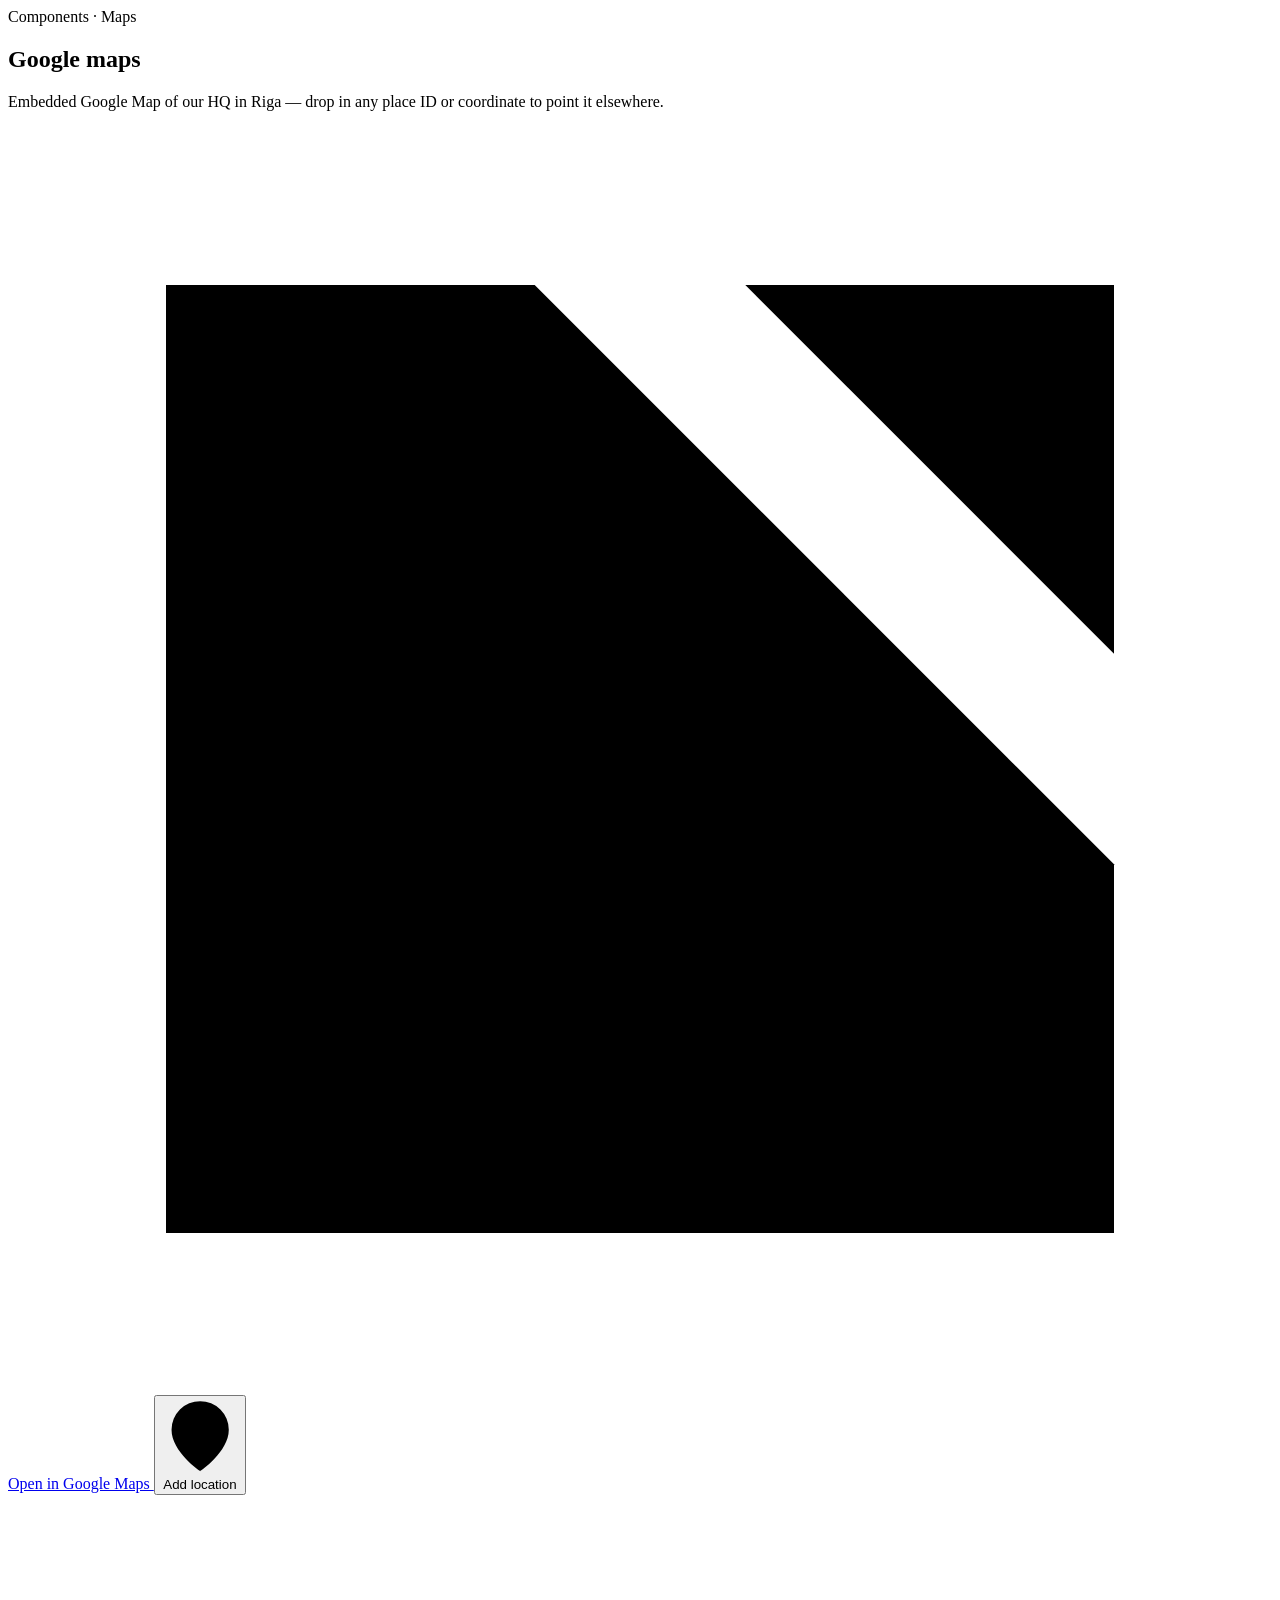
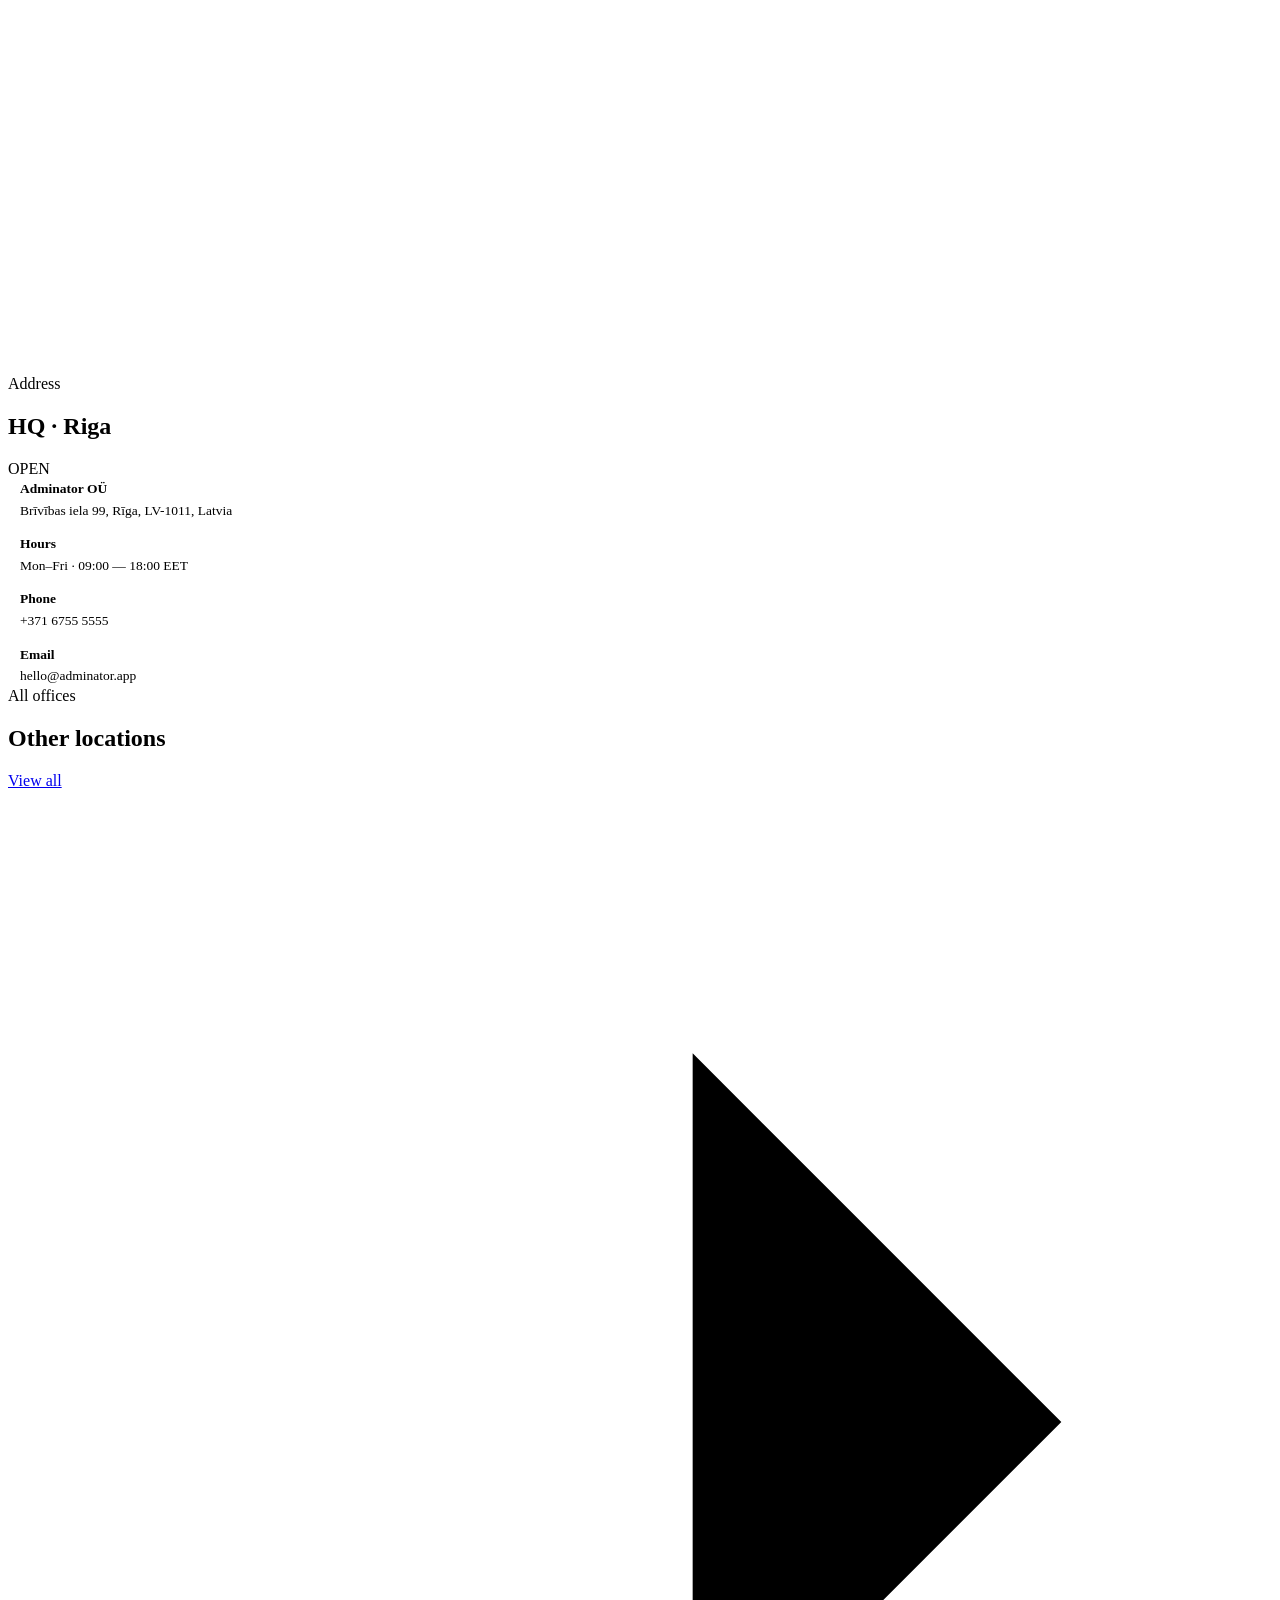
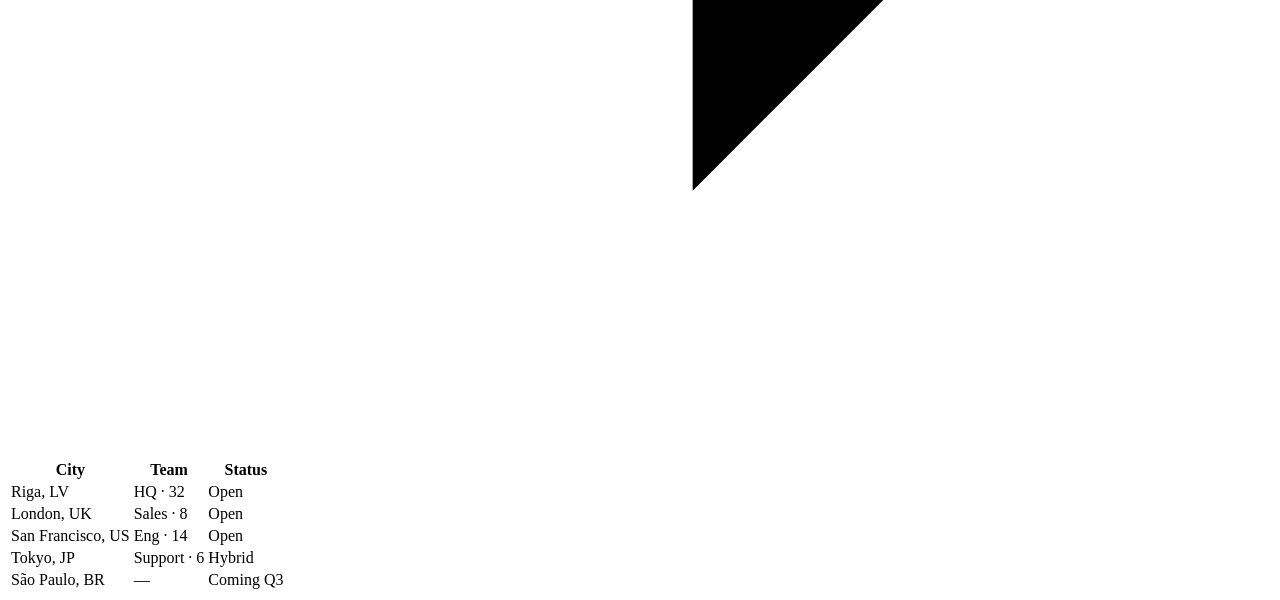
<file: google-maps.html>
<!DOCTYPE html>
<html lang="en">
  <head>
    <meta charset="utf-8">
    <meta name="viewport" content="width=device-width, initial-scale=1">
    <link rel="preconnect" href="https://fonts.googleapis.com">
    <link rel="preconnect" href="https://fonts.gstatic.com" crossorigin>
    <link rel="stylesheet" href="https://fonts.googleapis.com/css2?family=Inter:wght@400;500;600;700&amp;family=Inter+Tight:wght@500;600;700&amp;family=JetBrains+Mono:wght@400;500&amp;display=swap">
    <title>Google Maps · 2026 Redesign Preview</title>
    <script>
      (function () {
        try {
          var saved = localStorage.getItem('dash26-theme');
          var prefersDark = window.matchMedia('(prefers-color-scheme: dark)').matches;
          document.documentElement.setAttribute('data-theme', saved || (prefersDark ? 'dark' : 'light'));
        } catch (e) {
          document.documentElement.setAttribute('data-theme', 'light');
        }
      })();
    </script>
  </head>
  <body data-active="google-maps" data-crumbs="Components | Maps | Google">
    <div class="shell">
      <div data-shell-sidebar></div>
      <div class="main">
        <div data-shell-topbar></div>
        <main class="content">
        <section class="hero">
          <div class="hero-text">
            <span class="eyebrow">Components · Maps</span>
            <h1 class="hero-title">Google maps</h1>
            <p class="hero-sub">Embedded Google Map of our HQ in Riga — drop in any place ID or coordinate to point it elsewhere.</p>
          </div>
          <div class="hero-actions">
            <a class="btn btn--ghost" href="https://www.google.com/maps/place/Riga,+Latvia/" target="_blank" rel="noopener">
              <svg viewBox="0 0 24 24"><path d="M14 3h7v7"/><path d="M10 14 21 3"/><path d="M21 14v7H3V3h7"/></svg>
              Open in Google Maps
            </a>
            <button class="btn btn--primary">
              <svg viewBox="0 0 24 24"><path d="M21 10c0 7-9 13-9 13s-9-6-9-13a9 9 0 0 1 18 0z"/><circle cx="12" cy="10" r="3"/></svg>
              Add location
            </button>
          </div>
        </section>

        <div class="grid">
          <section class="col-12 card" style="padding: 0; overflow: hidden;">
            <iframe
              src="https://maps.google.com/maps?q=Riga,Latvia&t=&z=12&ie=UTF8&iwloc=&output=embed"
              style="width: 100%; height: 480px; border: 0; display: block;"
              loading="lazy"
              referrerpolicy="no-referrer-when-downgrade"
              title="HQ on Google Maps">
            </iframe>
          </section>

          <section class="col-6 card">
            <div class="card-head">
              <div class="card-title-wrap">
                <span class="eyebrow">Address</span>
                <h2 class="card-title">HQ · Riga</h2>
              </div>
              <span class="badge primary dot">OPEN</span>
            </div>
            <div style="display: flex; flex-direction: column; gap: 12px; font-size: 13.5px; color: var(--t-base); line-height: 1.6;">
              <div style="display: flex; gap: 12px; align-items: start;">
                <span class="kpi-icon primary" style="margin-top: 2px;"><svg viewBox="0 0 24 24"><path d="M21 10c0 7-9 13-9 13s-9-6-9-13a9 9 0 0 1 18 0z"/><circle cx="12" cy="10" r="3"/></svg></span>
                <div>
                  <strong>Adminator OÜ</strong><br>
                  <span style="color: var(--t-muted);">Brīvības iela 99, Rīga, LV-1011, Latvia</span>
                </div>
              </div>
              <div style="display: flex; gap: 12px; align-items: start;">
                <span class="kpi-icon success" style="margin-top: 2px;"><svg viewBox="0 0 24 24"><circle cx="12" cy="12" r="10"/><path d="M12 6v6l4 2"/></svg></span>
                <div>
                  <strong>Hours</strong><br>
                  <span style="color: var(--t-muted);">Mon–Fri · 09:00 — 18:00 EET</span>
                </div>
              </div>
              <div style="display: flex; gap: 12px; align-items: start;">
                <span class="kpi-icon info" style="margin-top: 2px;"><svg viewBox="0 0 24 24"><path d="M22 16.92v3a2 2 0 0 1-2.18 2 19.79 19.79 0 0 1-8.63-3.07 19.5 19.5 0 0 1-6-6 19.79 19.79 0 0 1-3.07-8.67A2 2 0 0 1 4.11 2h3a2 2 0 0 1 2 1.72 12.84 12.84 0 0 0 .7 2.81 2 2 0 0 1-.45 2.11L8.09 9.91a16 16 0 0 0 6 6l1.27-1.27a2 2 0 0 1 2.11-.45 12.84 12.84 0 0 0 2.81.7A2 2 0 0 1 22 16.92z"/></svg></span>
                <div>
                  <strong>Phone</strong><br>
                  <span class="data-cell-mono">+371 6755 5555</span>
                </div>
              </div>
              <div style="display: flex; gap: 12px; align-items: start;">
                <span class="kpi-icon purple" style="margin-top: 2px;"><svg viewBox="0 0 24 24"><rect x="3" y="5" width="18" height="14" rx="2"/><path d="m3 7 9 6 9-6"/></svg></span>
                <div>
                  <strong>Email</strong><br>
                  <span class="data-cell-mono">hello@adminator.app</span>
                </div>
              </div>
            </div>
          </section>

          <section class="col-6 card">
            <div class="card-head">
              <div class="card-title-wrap">
                <span class="eyebrow">All offices</span>
                <h2 class="card-title">Other locations</h2>
              </div>
              <a class="card-action" href="#">View all <svg viewBox="0 0 24 24"><path d="M5 12h14M13 5l7 7-7 7"/></svg></a>
            </div>
            <table class="table">
              <thead>
                <tr>
                  <th>City</th>
                  <th>Team</th>
                  <th>Status</th>
                </tr>
              </thead>
              <tbody>
                <tr>
                  <td class="cell-name">Riga, LV</td>
                  <td>HQ · 32</td>
                  <td><span class="badge success dot">Open</span></td>
                </tr>
                <tr>
                  <td class="cell-name">London, UK</td>
                  <td>Sales · 8</td>
                  <td><span class="badge success dot">Open</span></td>
                </tr>
                <tr>
                  <td class="cell-name">San Francisco, US</td>
                  <td>Eng · 14</td>
                  <td><span class="badge success dot">Open</span></td>
                </tr>
                <tr>
                  <td class="cell-name">Tokyo, JP</td>
                  <td>Support · 6</td>
                  <td><span class="badge warning dot">Hybrid</span></td>
                </tr>
                <tr>
                  <td class="cell-name">São Paulo, BR</td>
                  <td>—</td>
                  <td><span class="badge dot" style="color: var(--t-light);">Coming Q3</span></td>
                </tr>
              </tbody>
            </table>
          </section>
        </div>
        </main>
        <div data-shell-footer></div>
      </div>
    </div>
  </body>
</html>
</file>
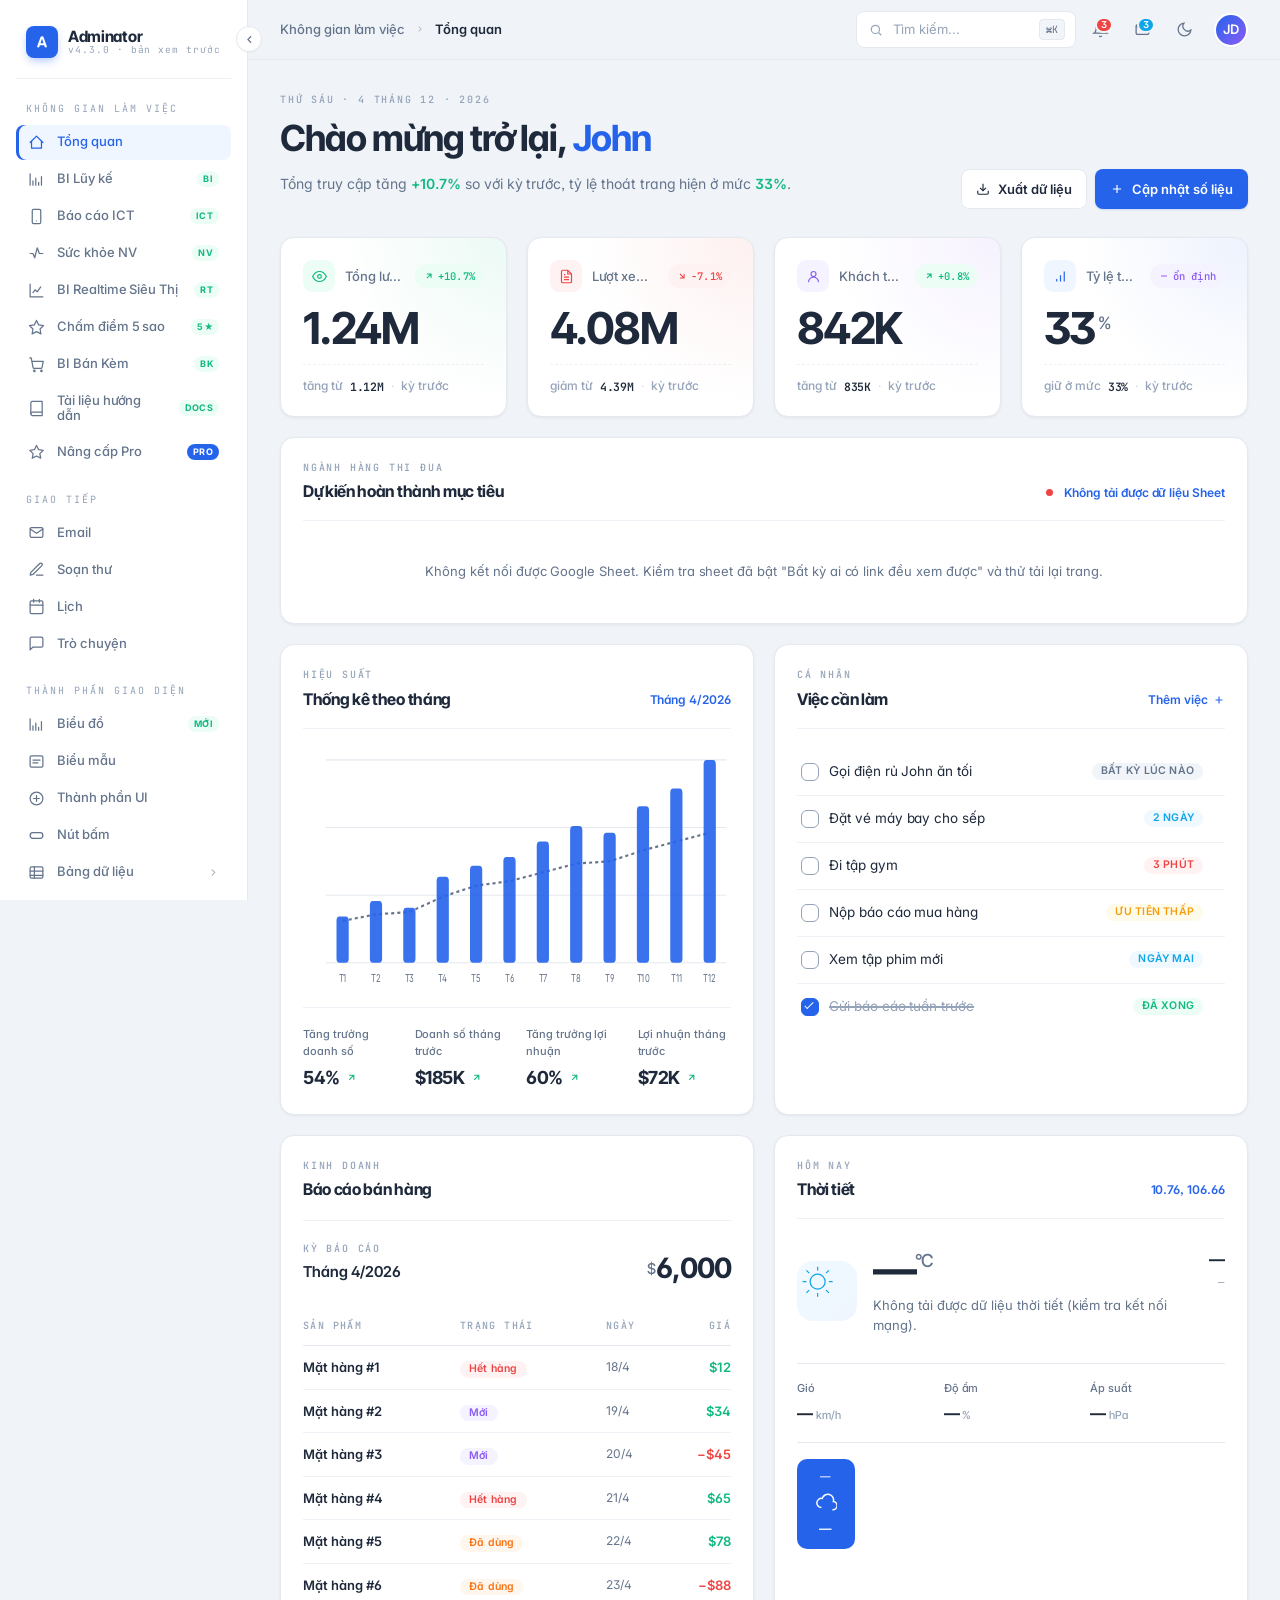
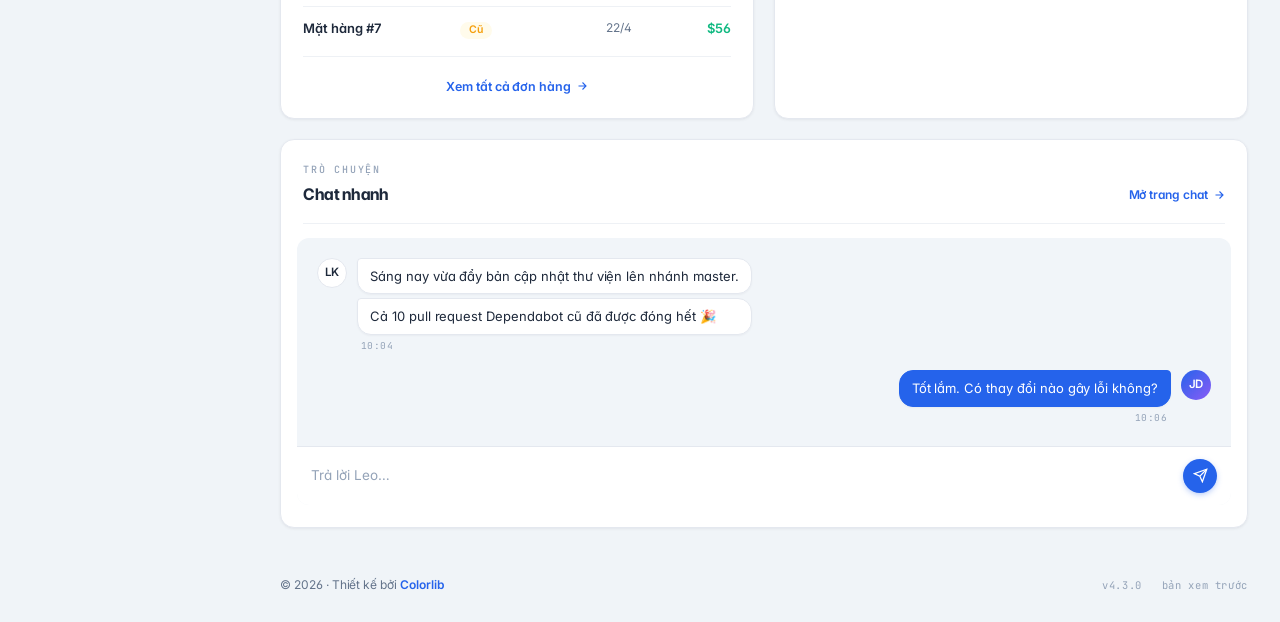
<file: main.html>
<!DOCTYPE html>
<html lang="vi">
<head>
  <meta charset="UTF-8">
  <meta name="viewport" content="width=device-width, initial-scale=1.0">
  <title>BI - BÁO CÁO KINH DOANH MWG</title>
  <link rel="preconnect" href="https://fonts.googleapis.com">
  <link rel="preconnect" href="https://fonts.gstatic.com" crossorigin>
  <link href="https://fonts.googleapis.com/css2?family=Inter:wght@400;500;600;700;800&family=Roboto+Condensed:wght@700&display=swap" rel="stylesheet">
  <style>
    :root {
      --panel: rgba(17, 24, 39, 0.68);
      --panel-hover: rgba(31, 41, 55, 0.82);
      --line: rgba(255, 255, 255, 0.14);
      --text: #f8fafc;
      --muted: rgba(226, 232, 240, 0.78);
      --accent: #f5c518;
    }
    * { box-sizing: border-box; margin: 0; padding: 0; }
    html, body {
      min-height: 100vh;
      font-family: "Inter", sans-serif;
      color: var(--text);
      background-image: url("https://cdn.mwg.vn/mwg-content/images/truso/truso1.jpg");
      background-size: cover;
      background-position: center;
      background-attachment: fixed;
      overflow-y: auto;
    }
    .overlay {
      position: fixed;
      inset: 0;
      background: linear-gradient(180deg, rgba(0,0,0,0.48), rgba(0,0,0,0.7));
      z-index: 1;
      pointer-events: none;
    }
    .content-wrapper {
      position: relative;
      z-index: 2;
      width: min(100%, 620px);
      margin: 0 auto;
      padding: 20px 16px 32px;
      display: flex;
      flex-direction: column;
      gap: 14px;
    }

    /* Top bar */
    .topbar {
      display: flex;
      align-items: center;
      justify-content: space-between;
      padding: 10px 16px;
      background: rgba(10,14,24,0.6);
      border: 1px solid rgba(255,255,255,0.1);
      border-radius: 12px;
      backdrop-filter: blur(8px);
    }
    .topbar-user { font-size: 0.82rem; color: var(--muted); }
    .topbar-user strong { color: var(--accent); }
    .btn-logout {
      background: rgba(248,113,113,0.18);
      border: 1px solid rgba(248,113,113,0.3);
      color: #fca5a5;
      font-size: 0.78rem;
      font-family: "Inter", sans-serif;
      font-weight: 600;
      padding: 6px 14px;
      border-radius: 20px;
      cursor: pointer;
      transition: background 160ms;
    }
    .btn-logout:hover { background: rgba(248,113,113,0.3); }

    /* Hero */
    .hero-card {
      text-align: center;
      padding: 22px 24px 18px;
      background: rgba(10,14,24,0.54);
      border: 1px solid rgba(255,255,255,0.1);
      border-radius: 20px;
      backdrop-filter: blur(10px);
    }
    .eyebrow {
      font-size: 0.72rem;
      letter-spacing: 0.18em;
      text-transform: uppercase;
      color: rgba(255,255,255,0.55);
      font-weight: 700;
      margin-bottom: 6px;
    }
    h1 {
      font-family: "Roboto Condensed", sans-serif;
      font-size: clamp(1.9rem, 5vw, 3rem);
      line-height: 1;
      letter-spacing: 0.03em;
    }

    /* Section title */
    .section-label {
      text-align: center;
      font-size: 0.9rem;
      font-weight: 600;
      color: var(--muted);
      letter-spacing: 0.06em;
      text-transform: uppercase;
    }

    /* Menu buttons */
    .function-list { display: grid; gap: 10px; }
    .pill-button {
      display: block;
      padding: 14px 20px;
      border-radius: 14px;
      background: var(--panel);
      border: 1px solid var(--line);
      color: var(--text);
      text-decoration: none;
      text-align: center;
      backdrop-filter: blur(8px);
      transition: transform 160ms, background 160ms, border-color 160ms;
      cursor: pointer;
    }
    .pill-button:hover {
      transform: translateY(-2px);
      background: var(--panel-hover);
      border-color: rgba(245,197,24,0.3);
    }
    .pill-main {
      display: block;
      font-size: 0.95rem;
      font-weight: 700;
    }
    .pill-sub {
      display: block;
      margin-top: 3px;
      color: rgba(226,232,240,0.65);
      font-size: 0.78rem;
    }
    .pill-accent .pill-main { color: #fff7d1; }
    .pill-disabled {
      cursor: default;
      pointer-events: none;
      background: rgba(30,41,59,0.56);
      border-color: rgba(255,255,255,0.07);
    }
    .pill-disabled .pill-sub { color: #fbbf24; font-weight: 600; }
    .pill-admin { border-color: rgba(245,197,24,0.25); }
    .pill-admin .pill-main { color: var(--accent); }

    /* Admin panel */
    .admin-panel {
      background: rgba(10,14,24,0.68);
      border: 1px solid rgba(245,197,24,0.2);
      border-radius: 18px;
      padding: 20px;
      backdrop-filter: blur(10px);
      display: none;
    }
    .admin-panel.open { display: block; }
    .admin-title {
      font-size: 0.88rem;
      font-weight: 700;
      color: var(--accent);
      letter-spacing: 0.08em;
      text-transform: uppercase;
      margin-bottom: 14px;
    }

    /* Create user form */
    .user-form { display: flex; flex-direction: column; gap: 10px; margin-bottom: 18px; }
    .form-row { display: grid; grid-template-columns: 1fr 1fr; gap: 10px; }
    .fi { display: flex; flex-direction: column; gap: 5px; }
    .fi label {
      font-size: 0.73rem;
      font-weight: 600;
      color: rgba(255,255,255,0.55);
      letter-spacing: 0.07em;
      text-transform: uppercase;
    }
    .fi input {
      padding: 10px 12px;
      border-radius: 8px;
      border: 1px solid rgba(255,255,255,0.14);
      background: rgba(255,255,255,0.07);
      color: var(--text);
      font-size: 0.88rem;
      font-family: "Inter", sans-serif;
      outline: none;
      transition: border-color 160ms;
    }
    .fi input:focus { border-color: rgba(245,197,24,0.45); }
    .fi input::placeholder { color: rgba(255,255,255,0.25); }
    .btn-add {
      padding: 11px;
      border-radius: 9px;
      border: none;
      background: var(--accent);
      color: #1a1000;
      font-size: 0.88rem;
      font-weight: 700;
      font-family: "Inter", sans-serif;
      cursor: pointer;
      transition: opacity 160ms;
    }
    .btn-add:hover { opacity: 0.88; }
    .form-msg {
      font-size: 0.8rem;
      padding: 8px 12px;
      border-radius: 7px;
      text-align: center;
      display: none;
    }
    .form-msg.ok { background: rgba(52,211,153,0.15); border: 1px solid rgba(52,211,153,0.3); color: #6ee7b7; }
    .form-msg.err { background: rgba(248,113,113,0.15); border: 1px solid rgba(248,113,113,0.3); color: #fca5a5; }

    /* User list */
    .user-list-title {
      font-size: 0.78rem;
      font-weight: 700;
      color: rgba(255,255,255,0.5);
      letter-spacing: 0.08em;
      text-transform: uppercase;
      margin-bottom: 8px;
    }
    .user-table { width: 100%; border-collapse: collapse; }
    .user-table th {
      font-size: 0.73rem;
      font-weight: 600;
      color: rgba(255,255,255,0.45);
      text-align: left;
      padding: 6px 8px;
      border-bottom: 1px solid rgba(255,255,255,0.1);
      letter-spacing: 0.05em;
      text-transform: uppercase;
    }
    .user-table td {
      font-size: 0.83rem;
      padding: 8px;
      border-bottom: 1px solid rgba(255,255,255,0.06);
      color: var(--text);
    }
    .no-users {
      text-align: center;
      padding: 14px 0;
      color: rgba(255,255,255,0.35);
      font-size: 0.82rem;
    }
    .btn-del {
      background: rgba(248,113,113,0.18);
      border: 1px solid rgba(248,113,113,0.25);
      color: #fca5a5;
      font-size: 0.73rem;
      font-family: "Inter", sans-serif;
      font-weight: 600;
      padding: 4px 10px;
      border-radius: 6px;
      cursor: pointer;
      transition: background 160ms;
    }
    .btn-del:hover { background: rgba(248,113,113,0.3); }

    .footer-note {
      text-align: center;
      color: rgba(255,255,255,0.35);
      font-size: 0.75rem;
    }
  </style>
</head>
<body>
  <div class="overlay"></div>
  <main class="content-wrapper">

    <!-- Topbar -->
    <div class="topbar">
      <span class="topbar-user">Xin chào, <strong id="display-name">...</strong></span>
      <button class="btn-logout" onclick="doLogout()">Đăng xuất</button>
    </div>

    <!-- Hero -->
    <section class="hero-card">
      <p class="eyebrow">MWG Business Intelligence</p>
      <h1>BI - BÁO CÁO KINH DOANH MWG</h1>
    </section>

    <p class="section-label">Chọn chức năng</p>

    <!-- Menu -->
    <div class="function-list">
      <a class="pill-button pill-accent" href="./dashboard_luy_ke.html">
        <span class="pill-main">BI Doanh thu lũy kế theo siêu thị</span>
        <span class="pill-sub">Mở trang BI lũy kế để nhập dữ liệu và tính toán</span>
      </a>
      <a class="pill-button" href="./dashboard_doanh_thu_nhan_vien.html">
        <span class="pill-main">📈 BI Doanh thu theo nhân viên</span>
        <span class="pill-sub">Doanh thu thực tế/quy đổi theo NV · so sánh kỳ trước · render ảnh sức khỏe bán hàng</span>
      </a>
      <a class="pill-button" href="./dashboard_he_so_quy_doi.html">
        <span class="pill-main">🧮 BI Hệ số quy đổi (NV)</span>
        <span class="pill-sub">Dán bảng hệ số quy đổi · ẩn NV · xuất ảnh</span>
      </a>
      <a class="pill-button" href="./dashboard_top_best_seller.html">
        <span class="pill-main">🏆 Top Best Seller Q.Đ</span>
        <span class="pill-sub">Dán dữ liệu xuất bán · tính DT thực/Q.Đ · ẩn NV · xuất ảnh</span>
      </a>
      <a class="pill-button" href="./dashboard_sieu_thi.html">
        <span class="pill-main">BI Doanh thu realtime</span>
        <span class="pill-sub">Mở dashboard siêu thị realtime để thao tác nhanh</span>
      </a>
      <a class="pill-button" href="./dashboard_ban_kem.html">
        <span class="pill-main">🎧 BI Bán Kèm</span>
        <span class="pill-sub">Thống kê phụ kiện · đồng hồ · pin sạc · camera · SIM theo nhân viên</span>
      </a>
      <a class="pill-button" href="./Suc_khoe_NV.html">
        <span class="pill-main">💪 Sức khoẻ nhân viên</span>
        <span class="pill-sub">Phân tích hiệu suất bán hàng · đánh giá theo ngành hàng</span>
      </a>
      <a class="pill-button" href="./tool_diem_5_sao.html">
        <span class="pill-main">⭐ Điểm 5 sao nhân viên</span>
        <span class="pill-sub">Upload file xuất + rating · ẩn NV · lưu bảng thành ảnh</span>
      </a>
      <!-- Admin only button -->
      <div class="pill-button pill-admin" id="admin-btn" onclick="toggleAdmin()" style="display:none;">
        <span class="pill-main">⚙ Quản lý tài khoản</span>
        <span class="pill-sub">Tạo / xoá tài khoản người dùng</span>
      </div>
    </div>

    <!-- Góc giải trí -->
    <p class="section-label" style="margin-top:10px;">🎮 Góc giải trí</p>
    <div class="function-list">
      <a class="pill-button" href="./flappy_bird.html" style="border-color:rgba(74,222,128,.25);">
        <span class="pill-main" style="color:#4ade80;">🐦 Flappy Bird</span>
        <span class="pill-sub">Thử thách · phá kỷ lục · giải trí sau giờ làm</span>
      </a>
    </div>

    <!-- Admin Panel -->
    <div class="admin-panel" id="admin-panel">
      <p class="admin-title">Quản lý tài khoản người dùng</p>

      <div class="user-form">
        <div class="form-row">
          <div class="fi">
            <label for="new-username">Tên đăng nhập</label>
            <input type="text" id="new-username" placeholder="VD: 12345">
          </div>
          <div class="fi">
            <label for="new-display">Tên hiển thị</label>
            <input type="text" id="new-display" placeholder="VD: Nguyễn Văn A">
          </div>
        </div>
        <div class="fi">
          <label for="new-pass">Mật khẩu</label>
          <input type="text" id="new-pass" placeholder="Nhập mật khẩu cho tài khoản này">
        </div>
        <button class="btn-add" onclick="addUser()">Tạo tài khoản</button>
        <div class="form-msg" id="form-msg"></div>
      </div>

      <p class="user-list-title">Danh sách tài khoản đã cấp</p>
      <div id="user-list-container"></div>
    </div>

    <p class="footer-note">Trang chủ điều hướng BI local</p>
  </main>

  <script>
    // ─── CONFIG ────────────────────────────────────────────
    const API_URL = "https://script.google.com/macros/s/AKfycbyqrqGQlBBUBwWHK-lIn_L701DDADeYoyJqbs9wFT-kta_-K5mu78qS3n6GYFso0UtS/exec";
    let session = null;

    // ─── INIT ──────────────────────────────────────────────
    function init() {
      const raw = localStorage.getItem("mwg_session");
      if (!raw) { window.location.href = "./index.html"; return; }
      try { session = JSON.parse(raw); } catch { window.location.href = "./index.html"; return; }
      document.getElementById("display-name").textContent = session.displayName || session.username;
      // role "AD" = admin (từ API), "admin" = legacy
      if (session.role === "AD" || session.role === "admin") {
        document.getElementById("admin-btn").style.display = "block";
        loadUserList();
      }
    }

    // ─── LOGOUT ────────────────────────────────────────────
    function doLogout() {
      localStorage.removeItem("mwg_session");
      window.location.href = "./index.html";
    }

    function toggleAdmin() {
      document.getElementById("admin-panel").classList.toggle("open");
    }

    // ─── ADD USER → gọi API register ───────────────────────
    async function addUser() {
      const uEl = document.getElementById("new-username");
      const pEl = document.getElementById("new-pass");
      const dEl = document.getElementById("new-display");
      const btnEl = document.querySelector(".btn-add");
      const u = uEl.value.trim();
      const p = pEl.value.trim();
      const d = dEl.value.trim();

      if (!u || !p) { showMsg("Vui lòng nhập đủ tên đăng nhập và mật khẩu.", "err"); return; }

      // Disable nút khi đang gọi API
      btnEl.disabled = true;
      btnEl.textContent = "Đang tạo...";

      try {
        const res = await fetch(API_URL, {
          method: "POST",
          headers: { "Content-Type": "application/json" },
          body: JSON.stringify({ newUser: u, newPass: p, displayName: d || u })
        });
        const data = await res.json();

        if (data.status === "success") {
          uEl.value = ""; pEl.value = ""; dEl.value = "";
          showMsg("✓ Tạo tài khoản thành công!", "ok");
          loadUserList(); // reload danh sách từ API
        } else if (data.status === "duplicate") {
          showMsg("Tên đăng nhập này đã tồn tại.", "err");
        } else {
          showMsg(data.message || "Tạo tài khoản thất bại.", "err");
        }
      } catch (err) {
        showMsg("Lỗi kết nối máy chủ.", "err");
        console.error("Register error:", err);
      } finally {
        btnEl.disabled = false;
        btnEl.textContent = "Tạo tài khoản";
      }
    }

    // ─── DELETE USER → gọi API delete ──────────────────────
    async function deleteUser(username) {
      if (!confirm(`Xoá tài khoản "${username}"?`)) return;
      try {
        const res = await fetch(API_URL, {
          method: "POST",
          headers: { "Content-Type": "application/json" },
          body: JSON.stringify({ action: "delete", targetUser: username })
        });
        const data = await res.json();
        if (data.status === "success") {
          showMsg("Đã xoá tài khoản.", "ok");
          loadUserList();
        } else {
          showMsg(data.message || "Không xoá được.", "err");
        }
      } catch (err) {
        showMsg("Lỗi kết nối máy chủ.", "err");
        console.error("Delete error:", err);
      }
    }

    // ─── LOAD USER LIST từ API ──────────────────────────────
    async function loadUserList() {
      const c = document.getElementById("user-list-container");
      c.innerHTML = '<p class="no-users" style="color:rgba(255,255,255,0.4);">Đang tải...</p>';
      try {
        const res = await fetch(`${API_URL}?action=list`);
        const data = await res.json();
        if (data.status === "success" && Array.isArray(data.users)) {
          renderUserList(data.users);
        } else {
          c.innerHTML = '<p class="no-users">Không tải được danh sách.</p>';
        }
      } catch (err) {
        c.innerHTML = '<p class="no-users">Lỗi kết nối.</p>';
        console.error("Load users error:", err);
      }
    }

    function renderUserList(users) {
      const c = document.getElementById("user-list-container");
      if (!users.length) {
        c.innerHTML = '<p class="no-users">Chưa có tài khoản nào được tạo.</p>';
        return;
      }
      let html = '<table class="user-table"><thead><tr><th>Tên đăng nhập</th><th>Tên hiển thị</th><th>Vai trò</th><th></th></tr></thead><tbody>';
      users.forEach(u => {
        const roleBadge = u.role === "AD"
          ? '<span style="background:rgba(245,197,24,.2);color:#f5c518;padding:2px 8px;border-radius:5px;font-size:11px;font-weight:700;">Admin</span>'
          : '<span style="background:rgba(255,255,255,.08);color:rgba(255,255,255,.5);padding:2px 8px;border-radius:5px;font-size:11px;">User</span>';
        html += `<tr>
          <td>${esc(u.username)}</td>
          <td>${esc(u.displayName || "—")}</td>
          <td>${roleBadge}</td>
          <td><button class="btn-del" onclick="deleteUser('${esc(u.username)}')">Xoá</button></td>
        </tr>`;
      });
      html += '</tbody></table>';
      c.innerHTML = html;
    }

    function showMsg(text, type) {
      const el = document.getElementById("form-msg");
      el.textContent = text;
      el.className = "form-msg " + type;
      el.style.display = "block";
      setTimeout(() => { el.style.display = "none"; }, 3500);
    }

    function esc(s) {
      return String(s).replace(/&/g,"&amp;").replace(/</g,"&lt;").replace(/>/g,"&gt;").replace(/"/g,"&quot;").replace(/'/g,"&#39;");
    }

    init();
  </script>
</body>
</html>
</file>
<file: style.c2f010b7.css>
:root[data-theme=light]{--bg-body: #F0F4F8;--bg-card: #FFFFFF;--bg-sidebar: #FFFFFF;--bg-hover: #F8FAFC;--bg-muted: #F1F5F9;--t-base: #1E293B;--t-muted: #64748B;--t-light: #94A3B8;--t-inverse: #FFFFFF;--border: #E4E8EF;--border-soft: #EEF1F5;--primary: #2563EB;--primary-light: #3B82F6;--primary-dark: #1D4ED8;--primary-soft: #EFF6FF;--primary-ring: rgba(37, 99, 235, 0.18);--success: #10B981;--success-soft: #ECFDF5;--warning: #F59E0B;--warning-soft: #FFFBEB;--danger: #EF4444;--danger-soft: #FEF2F2;--info: #0EA5E9;--info-soft: #F0F9FF;--purple: #8B5CF6;--purple-soft: #F5F3FF;--pink: #EC4899;--pink-soft: #FDF2F8;--teal: #14B8A6;--teal-soft: #F0FDFA;--orange: #F97316;--orange-soft: #FFF7ED;--shadow-sm: 0 1px 2px 0 rgb(15 23 42 / 0.04);--shadow-card: 0 1px 3px 0 rgb(15 23 42 / 0.06), 0 1px 2px -1px rgb(15 23 42 / 0.04);--shadow-lg: 0 10px 15px -3px rgb(15 23 42 / 0.08), 0 4px 6px -4px rgb(15 23 42 / 0.05);--overlay: rgba(240, 244, 248, 0.72)}:root[data-theme=dark]{--bg-body: #0B1120;--bg-card: #141B2D;--bg-sidebar: #141B2D;--bg-hover: #1C2438;--bg-muted: #1A2237;--t-base: #F1F5F9;--t-muted: #94A3B8;--t-light: #64748B;--t-inverse: #0B1120;--border: #222C42;--border-soft: #1A2237;--primary: #60A5FA;--primary-light: #93C5FD;--primary-dark: #3B82F6;--primary-soft: #0F2847;--primary-ring: rgba(96, 165, 250, 0.24);--success: #34D399;--success-soft: #0F2A20;--warning: #FBBF24;--warning-soft: #2B1F08;--danger: #F87171;--danger-soft: #2B1414;--info: #38BDF8;--info-soft: #0D2232;--purple: #A78BFA;--purple-soft: #1E1A2C;--pink: #F472B6;--pink-soft: #2A1424;--teal: #2DD4BF;--teal-soft: #0E2826;--orange: #FB923C;--orange-soft: #2A1810;--shadow-sm: 0 1px 2px 0 rgb(0 0 0 / 0.4);--shadow-card: 0 1px 3px 0 rgb(0 0 0 / 0.3), 0 1px 2px -1px rgb(0 0 0 / 0.25);--shadow-lg: 0 10px 15px -3px rgb(0 0 0 / 0.5), 0 4px 6px -4px rgb(0 0 0 / 0.4);--overlay: rgba(11, 17, 32, 0.72)}*,*::before,*::after{box-sizing:border-box}html,body{margin:0;padding:0}a{color:inherit;-webkit-text-decoration:none;text-decoration:none}button{font:inherit;color:inherit;background:none;border:0;cursor:pointer;padding:0}ul,ol{margin:0;padding:0;list-style:none}img,svg{display:block;max-width:100%}input,textarea{font:inherit;color:inherit}body{font-family:"Inter",system-ui,Segoe UI,Ubuntu,Cantarell,Noto Sans,-apple-system,"Segoe UI",Roboto,sans-serif;font-feature-settings:"cv11","ss01","ss03";font-weight:400;background:var(--bg-body);color:var(--t-base);font-size:14px;line-height:1.55;letter-spacing:-0.003em;-webkit-font-smoothing:antialiased;text-rendering:optimizeLegibility;transition:background-color 280ms ease,color 280ms ease}::-moz-selection{background:var(--primary);color:#fff}::selection{background:var(--primary);color:#fff}.mono{font-family:"JetBrains Mono",ui-monospace,"SFMono-Regular",monospace}.eyebrow{font-family:"JetBrains Mono",monospace;font-size:10px;letter-spacing:.18em;text-transform:uppercase;color:var(--t-light);font-weight:500}@keyframes rise-in{from{opacity:0;transform:translateY(10px)}to{opacity:1;transform:translateY(0)}}@keyframes bar-in{from{transform:scaleX(0)}to{transform:scaleX(1)}}@keyframes draw{to{stroke-dashoffset:0}}@keyframes fade-in{to{opacity:1}}.shell{display:grid;grid-template-columns:248px 1fr;min-height:100vh}.d-sidebar{background:var(--bg-sidebar);border-right:1px solid var(--border);padding:22px 16px 18px;position:sticky;top:0;height:100vh;display:flex;flex-direction:column;gap:22px;overflow-y:auto}.d-sidebar::-webkit-scrollbar{width:4px}.d-sidebar::-webkit-scrollbar-thumb{background:var(--border);border-radius:4px}.brand{display:flex;align-items:center;gap:10px;padding:4px 10px 20px;border-bottom:1px solid var(--border-soft)}.brand-logo{width:32px;height:32px;background:var(--primary);border-radius:8px;display:grid;place-items:center;box-shadow:0 4px 10px -2px color-mix(in oklab, var(--primary) 40%, transparent)}.brand-logo svg{width:18px;height:18px}.brand-text{line-height:1.1}.brand-name{font-family:"Inter Tight","Inter",sans-serif;font-weight:700;font-size:15.5px;color:var(--t-base);letter-spacing:-0.02em}.brand-tag{font-family:"JetBrains Mono",monospace;font-size:9.5px;color:var(--t-light);letter-spacing:.1em}.nav-section{display:flex;flex-direction:column;gap:2px}.nav-label{font-family:"JetBrains Mono",monospace;font-size:10px;letter-spacing:.2em;text-transform:uppercase;color:var(--t-light);padding:0 10px 6px}.nav-link{display:flex;align-items:center;gap:12px;padding:9px 12px;border-radius:8px;color:var(--t-muted);font-size:13px;font-weight:500;transition:background-color 180ms ease,color 180ms ease,box-shadow 180ms ease;line-height:1.2}.nav-link>svg{width:17px;height:17px;stroke:currentColor;stroke-width:1.75;fill:none;flex-shrink:0;display:block;stroke-linecap:round;stroke-linejoin:round}.nav-link>span:not(.nav-badge){min-width:0;flex:1}.nav-link:hover{background:var(--bg-hover);color:var(--t-base)}.nav-link.is-active{color:var(--primary);background:var(--primary-soft);box-shadow:inset 3px 0 0 var(--primary)}.nav-badge{flex:0 0 auto;margin-left:auto;font-family:"Inter",sans-serif;font-size:9px;font-weight:700;letter-spacing:.04em;padding:2px 6px;line-height:1.4;border-radius:999px}.nav-badge.pro{background:var(--primary);color:#fff}.nav-badge.hot{background:var(--danger-soft);color:var(--danger)}.nav-badge.new{background:var(--success-soft);color:var(--success)}.nav-item-group .nav-link .chev{width:11px;height:11px;margin-left:auto;transition:transform 200ms ease}.nav-item-group.is-open .nav-link .chev{transform:rotate(90deg)}.nav-submenu{overflow:hidden;max-height:0;margin-left:20px;padding-left:14px;position:relative;transition:max-height 280ms cubic-bezier(0.4, 0, 0.2, 1)}.nav-submenu::before{content:"";position:absolute;left:0;top:6px;bottom:6px;width:1px;background:var(--border)}.nav-item-group.is-open .nav-submenu{max-height:400px;padding-top:4px;padding-bottom:6px}.nav-submenu a{display:flex;align-items:center;padding:7px 10px;font-size:12.5px;color:var(--t-muted);border-radius:6px;transition:color 160ms ease,background-color 160ms ease,padding-left 160ms ease}.nav-submenu a:hover{color:var(--t-base);background:var(--bg-hover);padding-left:13px}.nav-submenu a.is-active{color:var(--primary);font-weight:600;background:var(--primary-soft)}.sidebar-footer{margin-top:auto;padding-top:16px;border-top:1px solid var(--border-soft)}.workspace{display:flex;align-items:center;gap:10px;padding:6px 10px;border-radius:8px;transition:background-color 180ms ease}.workspace:hover{background:var(--bg-hover)}.workspace-avatar{width:32px;height:32px;border-radius:50%;background:linear-gradient(135deg, var(--primary), var(--purple));color:#fff;display:grid;place-items:center;font-weight:600;font-size:12.5px;flex-shrink:0}.workspace-text{line-height:1.2;min-width:0}.workspace-name{font-size:13px;color:var(--t-base);font-weight:600}.workspace-role{font-size:11px;color:var(--t-light)}.workspace-chev{margin-left:auto;color:var(--t-light)}.main{display:flex;flex-direction:column;min-width:0}.hamburger{display:none;width:36px;height:36px;align-items:center;justify-content:center;border-radius:8px;color:var(--t-base);margin-right:4px;transition:background 160ms}.hamburger:hover{background:var(--bg-hover)}.hamburger svg{width:20px;height:20px}.drawer-backdrop{position:fixed;inset:0;background:rgba(15,23,42,.5);-webkit-backdrop-filter:blur(2px);backdrop-filter:blur(2px);z-index:90;opacity:0;visibility:hidden;transition:opacity 240ms ease,visibility 240ms}body.has-drawer-open .drawer-backdrop{opacity:1;visibility:visible}.d-topbar{height:60px;display:flex;align-items:center;justify-content:space-between;padding:0 32px;border-bottom:1px solid var(--border);position:sticky;top:0;z-index:10;backdrop-filter:saturate(140%) blur(10px);-webkit-backdrop-filter:saturate(140%) blur(10px);background:var(--overlay)}.crumbs{display:flex;align-items:center;gap:10px;color:var(--t-muted);font-size:13px;font-weight:500}.crumbs .sep{color:var(--t-light)}.crumbs .current{color:var(--t-base);font-weight:600}.topbar-actions{display:flex;align-items:center;gap:6px}.cmd{display:inline-flex;align-items:center;gap:10px;padding:7px 10px 7px 12px;border:1px solid var(--border);border-radius:8px;background:var(--bg-card);color:var(--t-light);font-size:13px;transition:all 200ms ease;min-width:220px}.cmd:hover{border-color:var(--primary);color:var(--t-muted);box-shadow:0 0 0 3px var(--primary-soft)}.cmd svg{width:14px;height:14px;stroke:currentColor;stroke-width:2;fill:none}.cmd span{flex:1;text-align:left}.kbd{font-family:"JetBrains Mono",monospace;font-size:10px;padding:2px 6px;border-radius:4px;background:var(--bg-muted);color:var(--t-muted);border:1px solid var(--border)}.icon-btn{width:36px;height:36px;display:grid;place-items:center;border-radius:8px;color:var(--t-muted);transition:background 180ms,color 180ms;position:relative}.icon-btn:hover{background:var(--bg-hover);color:var(--t-base)}.icon-btn>svg{width:17px;height:17px;stroke:currentColor;stroke-width:1.8;fill:none}.icon-btn .count{position:absolute;top:5px;right:5px;min-width:16px;height:16px;padding:0 4px;border-radius:999px;font-size:9.5px;font-weight:600;display:grid;place-items:center;border:2px solid var(--bg-body);line-height:1}.icon-btn .count.danger{background:var(--danger);color:#fff}.icon-btn .count.info{background:var(--info);color:#fff}.avatar{width:34px;height:34px;border-radius:50%;background:linear-gradient(135deg, var(--primary), var(--purple));color:#fff;display:grid;place-items:center;font-weight:600;font-size:13px;margin-left:6px;border:2px solid var(--bg-card);box-shadow:var(--shadow-sm);cursor:pointer}.d-footer{padding:24px 32px 28px;display:flex;justify-content:space-between;align-items:center;color:var(--t-muted);font-size:12px}.d-footer a{color:var(--primary);font-weight:600}.d-footer a:hover{color:var(--primary-dark)}.d-footer-meta{display:flex;gap:20px;font-family:"JetBrains Mono",monospace;font-size:10.5px;color:var(--t-light);letter-spacing:.06em}.dd-wrap{position:relative}.dd-menu{position:absolute;top:calc(100% + 10px);right:0;min-width:340px;background:var(--bg-card);border:1px solid var(--border);border-radius:12px;box-shadow:var(--shadow-lg);opacity:0;visibility:hidden;transform:translateY(-4px);transition:opacity 180ms ease,transform 180ms ease,visibility 180ms;overflow:hidden;z-index:100}.dd-wrap.is-open .dd-menu{opacity:1;visibility:visible;transform:translateY(0)}.dd-head{display:flex;align-items:center;gap:10px;padding:14px 18px;border-bottom:1px solid var(--border-soft);font-size:12.5px;font-weight:600;color:var(--t-base);letter-spacing:.01em}.dd-head svg{width:14px;height:14px;stroke:currentColor;stroke-width:1.8;fill:none;color:var(--t-muted)}.dd-list{max-height:320px;overflow-y:auto}.dd-list::-webkit-scrollbar{width:4px}.dd-list::-webkit-scrollbar-thumb{background:var(--border);border-radius:4px}.dd-item{display:grid;grid-template-columns:36px 1fr;gap:12px;align-items:center;padding:12px 18px;border-bottom:1px solid var(--border-soft);transition:background 150ms ease}.dd-item:last-child{border-bottom:0}.dd-item:hover{background:var(--bg-hover)}.dd-avatar{width:36px;height:36px;border-radius:50%;display:grid;place-items:center;font-size:12px;font-weight:600;color:#fff;flex-shrink:0}.dd-avatar.a1{background:linear-gradient(135deg, var(--primary), var(--purple))}.dd-avatar.a2{background:linear-gradient(135deg, var(--success), var(--teal))}.dd-avatar.a3{background:linear-gradient(135deg, var(--danger), var(--warning))}.dd-body{min-width:0}.dd-text{font-size:13px;color:var(--t-muted);line-height:1.4;margin-bottom:3px}.dd-text strong{color:var(--t-base);font-weight:600}.dd-text em{color:var(--primary);font-style:normal}.dd-preview{font-size:12.5px;color:var(--t-muted);line-height:1.45;overflow:hidden;text-overflow:ellipsis;display:-webkit-box;-webkit-line-clamp:2;-webkit-box-orient:vertical;margin-top:2px}.dd-row-head{display:flex;justify-content:space-between;align-items:baseline;gap:8px}.dd-row-head strong{font-size:13px;color:var(--t-base);font-weight:600}.dd-time{font-family:"JetBrains Mono",monospace;font-size:10px;color:var(--t-light);letter-spacing:.04em;flex-shrink:0}.dd-footer{display:block;padding:12px 18px;text-align:center;font-size:12.5px;color:var(--primary);font-weight:600;border-top:1px solid var(--border-soft);transition:color 180ms,background 180ms}.dd-footer:hover{color:var(--primary-dark);background:var(--bg-hover)}.dd-menu.dd-profile{min-width:220px}.dd-menu-item{display:flex;align-items:center;gap:12px;padding:10px 18px;font-size:13px;color:var(--t-base);transition:background 150ms,color 150ms}.dd-menu-item:hover{background:var(--bg-hover)}.dd-menu-item svg{width:15px;height:15px;stroke:currentColor;stroke-width:1.75;fill:none;color:var(--t-muted)}.dd-menu-item.danger{color:var(--danger)}.dd-menu-item.danger svg{color:var(--danger)}.dd-menu-item.danger:hover{background:var(--danger-soft)}.dd-divider{height:1px;background:var(--border-soft);margin:6px 0}.dd-profile-head{padding:14px 18px;border-bottom:1px solid var(--border-soft)}.dd-profile-name{font-size:13px;font-weight:600;color:var(--t-base)}.dd-profile-email{font-size:11.5px;color:var(--t-muted);margin-top:2px;font-family:"JetBrains Mono",monospace;letter-spacing:.02em}.content{padding:32px 32px 24px;width:100%}.hero{display:flex;justify-content:space-between;align-items:flex-end;gap:32px;margin-bottom:28px;animation:rise-in 600ms cubic-bezier(0.2, 0.7, 0.2, 1) both}.hero-text .eyebrow{display:block;margin-bottom:10px}.hero-title{font-family:"Inter Tight","Inter",sans-serif;font-weight:700;font-size:clamp(28px,3.2vw,36px);line-height:1.15;letter-spacing:-0.028em;color:var(--t-base);margin:0 0 8px}.hero-title .accent{color:var(--primary)}.hero-sub{font-size:14px;color:var(--t-muted);max-width:60ch;line-height:1.6}.hero-sub strong{color:var(--success);font-weight:600}.hero-actions{display:flex;gap:8px;flex-shrink:0}.btn{display:inline-flex;align-items:center;gap:8px;padding:9px 14px;border-radius:8px;font-size:13px;font-weight:600;transition:all 180ms ease;border:1px solid rgba(0,0,0,0);white-space:nowrap}.btn svg{width:14px;height:14px;stroke:currentColor;stroke-width:2;fill:none}.btn--ghost{color:var(--t-base);border-color:var(--border);background:var(--bg-card)}.btn--ghost:hover{border-color:var(--t-light);box-shadow:var(--shadow-sm)}.btn--primary{background:var(--primary);color:#fff;box-shadow:0 1px 2px var(--primary-ring)}.btn--primary:hover{background:var(--primary-dark)}.card{background:var(--bg-card);border:1px solid var(--border);border-radius:14px;padding:22px;box-shadow:var(--shadow-card);display:flex;flex-direction:column;min-width:0}.card-head{display:flex;justify-content:space-between;align-items:flex-end;padding:0 0 16px;margin-bottom:20px;border-bottom:1px solid var(--border-soft);gap:16px}.card-head>:last-child{flex-shrink:0;padding-bottom:2px}.card-title-wrap{min-width:0}.card-title-wrap .eyebrow{display:block;margin-bottom:4px}.card-title{font-family:"Inter Tight","Inter",sans-serif;font-weight:700;font-size:16px;letter-spacing:-0.02em;color:var(--t-base);margin:0}.card-action{font-size:12px;color:var(--primary);font-weight:600;display:inline-flex;align-items:center;gap:5px;transition:color 180ms}.card-action:hover{color:var(--primary-dark)}.card-action svg{width:12px;height:12px;stroke:currentColor;stroke-width:2.2;fill:none}.grid{display:grid;grid-template-columns:repeat(12, minmax(0, 1fr));gap:20px;animation:rise-in 600ms cubic-bezier(0.2, 0.7, 0.2, 1) both;animation-delay:260ms}.grid>*{min-width:0}.col-6{grid-column:span 6}.col-12{grid-column:span 12}.table-scroll{width:100%;overflow-x:auto;-webkit-overflow-scrolling:touch}.table-scroll::-webkit-scrollbar{height:4px}.table-scroll::-webkit-scrollbar-thumb{background:var(--border);border-radius:4px}.table{width:100%;border-collapse:collapse}.table thead th{text-align:left;padding:10px 0 12px;font-family:"JetBrains Mono",monospace;font-size:10px;letter-spacing:.14em;text-transform:uppercase;color:var(--t-light);font-weight:500;border-bottom:1px solid var(--border)}.table tbody td{padding:11px 0;font-size:13px;border-bottom:1px solid var(--border-soft)}.table tbody tr:last-child td{border-bottom:0}.table tbody tr{transition:background-color 160ms ease}.table tbody tr:hover td{background:var(--bg-hover)}.table .cell-name{color:var(--t-base);font-weight:600}.table .cell-date{color:var(--t-muted);font-size:12px}.table .cell-price{font-weight:600;color:var(--t-base);text-align:right}.table .cell-price.pos{color:var(--success)}.table .cell-price.neg{color:var(--danger)}.tag{font-size:10.5px;font-weight:600;padding:3px 9px;border-radius:999px;letter-spacing:.02em;display:inline-flex;align-items:center;line-height:1}.tag.t-new{background:var(--purple-soft);color:var(--purple)}.tag.t-used{background:var(--orange-soft);color:var(--orange)}.tag.t-old{background:var(--warning-soft);color:var(--warning)}.tag.t-unavail{background:var(--danger-soft);color:var(--danger)}.tag.t-active{background:var(--success-soft);color:var(--success)}.tag.t-info{background:var(--info-soft);color:var(--info)}.form-grid{display:grid;grid-template-columns:repeat(2, minmax(0, 1fr));gap:18px 22px}.form-grid .span-2{grid-column:span 2}@media(max-width: 720px){.form-grid{grid-template-columns:1fr}.form-grid .span-2{grid-column:span 1}}.field{display:flex;flex-direction:column;gap:6px;min-width:0}.field-label{font-size:12px;font-weight:600;color:var(--t-base);letter-spacing:-0.005em;display:flex;align-items:center;gap:6px}.field-label .req{color:var(--danger)}.field-help{font-size:11.5px;color:var(--t-muted);line-height:1.45}.field-error{font-size:11.5px;color:var(--danger);display:flex;align-items:center;gap:4px}.input,.select,.textarea{width:100%;padding:9px 12px;border:1px solid var(--border);border-radius:8px;background:var(--bg-card);color:var(--t-base);font-size:13px;font-family:inherit;outline:0;transition:border-color 180ms,box-shadow 180ms,background 180ms}.input::-moz-placeholder, .textarea::-moz-placeholder{color:var(--t-light)}.input::placeholder,.textarea::placeholder{color:var(--t-light)}.input:focus,.select:focus,.textarea:focus{border-color:var(--primary);box-shadow:0 0 0 3px var(--primary-soft)}.input:disabled,.select:disabled,.textarea:disabled{background:var(--bg-muted);color:var(--t-light);cursor:not-allowed}.input.is-invalid,.select.is-invalid,.textarea.is-invalid{border-color:var(--danger)}.input.is-invalid:focus,.select.is-invalid:focus,.textarea.is-invalid:focus{box-shadow:0 0 0 3px var(--danger-soft)}.textarea{min-height:96px;resize:vertical;line-height:1.5}.select{-moz-appearance:none;appearance:none;-webkit-appearance:none;background-image:url("data:image/svg+xml;utf8,<svg xmlns=%27http://www.w3.org/2000/svg%27 width=%2712%27 height=%2712%27 viewBox=%270 0 24 24%27 fill=%27none%27 stroke=%27%2364748B%27 stroke-width=%272%27><path d=%27m6 9 6 6 6-6%27/></svg>");background-repeat:no-repeat;background-position:right 10px center;padding-right:32px}.input-icon{position:relative}.input-icon .ico{position:absolute;left:11px;top:50%;transform:translateY(-50%);width:14px;height:14px;color:var(--t-light);pointer-events:none}.input-icon .ico svg{width:100%;height:100%;stroke:currentColor;stroke-width:2;fill:none}.input-icon .input{padding-left:34px}.input-group{display:flex;border:1px solid var(--border);border-radius:8px;background:var(--bg-card);overflow:hidden;transition:border-color 180ms,box-shadow 180ms}.input-group:focus-within{border-color:var(--primary);box-shadow:0 0 0 3px var(--primary-soft)}.input-group .addon{padding:0 12px;display:grid;place-items:center;background:var(--bg-muted);color:var(--t-muted);font-size:12px;font-family:"JetBrains Mono",monospace;border-right:1px solid var(--border)}.input-group .input{border:0;border-radius:0;background:rgba(0,0,0,0)}.input-group .input:focus{box-shadow:none}.check{display:inline-flex;align-items:center;gap:8px;cursor:pointer;font-size:13px;color:var(--t-base);-webkit-user-select:none;-moz-user-select:none;user-select:none}.check input{position:absolute;opacity:0;pointer-events:none}.check .box{width:16px;height:16px;border:1.5px solid var(--t-light);border-radius:5px;display:grid;place-items:center;flex-shrink:0;transition:all 160ms;background:var(--bg-card)}.check input:checked+.box{background:var(--primary);border-color:var(--primary)}.check input:checked+.box::after{content:"";width:4px;height:8px;border:solid #fff;border-width:0 1.8px 1.8px 0;transform:rotate(45deg) translate(-1px, -1px)}.check.radio .box{border-radius:50%}.check.radio input:checked+.box::after{width:7px;height:7px;border:0;border-radius:50%;background:#fff;transform:none}.check:hover .box{border-color:var(--primary)}.check input:disabled+.box{opacity:.5;cursor:not-allowed}.switch{display:inline-flex;align-items:center;gap:10px;cursor:pointer;font-size:13px;color:var(--t-base);-webkit-user-select:none;-moz-user-select:none;user-select:none}.switch input{position:absolute;opacity:0;pointer-events:none}.switch .track{width:34px;height:20px;background:var(--bg-muted);border:1px solid var(--border);border-radius:999px;position:relative;transition:background 200ms;flex-shrink:0}.switch .track::after{content:"";position:absolute;top:2px;left:2px;width:14px;height:14px;border-radius:50%;background:#fff;box-shadow:0 1px 3px rgba(0,0,0,.2);transition:transform 200ms cubic-bezier(0.2, 0.7, 0.2, 1)}.switch input:checked+.track{background:var(--primary);border-color:var(--primary)}.switch input:checked+.track::after{transform:translateX(14px)}.form-actions{display:flex;gap:10px;align-items:center;padding-top:18px;margin-top:18px;border-top:1px solid var(--border-soft)}.form-actions .spacer{flex:1}.btn--secondary{background:var(--bg-muted);color:var(--t-base);border-color:var(--border)}.btn--secondary:hover{background:var(--bg-hover);border-color:var(--t-light)}.btn--success{background:var(--success);color:#fff}.btn--success:hover{background:color-mix(in oklab, var(--success) 90%, black)}.btn--danger{background:var(--danger);color:#fff}.btn--danger:hover{background:color-mix(in oklab, var(--danger) 90%, black)}.btn--warning{background:var(--warning);color:#fff}.btn--warning:hover{background:color-mix(in oklab, var(--warning) 90%, black)}.btn--info{background:var(--info);color:#fff}.btn--info:hover{background:color-mix(in oklab, var(--info) 90%, black)}.btn--soft-primary{background:var(--primary-soft);color:var(--primary)}.btn--soft-primary:hover{background:color-mix(in oklab, var(--primary-soft) 80%, var(--primary) 8%)}.btn--soft-success{background:var(--success-soft);color:var(--success)}.btn--soft-danger{background:var(--danger-soft);color:var(--danger)}.btn--soft-warning{background:var(--warning-soft);color:var(--warning)}.btn--soft-info{background:var(--info-soft);color:var(--info)}.btn--outline-primary{background:rgba(0,0,0,0);color:var(--primary);border-color:var(--primary)}.btn--outline-primary:hover{background:var(--primary-soft)}.btn--outline-danger{background:rgba(0,0,0,0);color:var(--danger);border-color:var(--danger)}.btn--outline-danger:hover{background:var(--danger-soft)}.btn--outline-success{background:rgba(0,0,0,0);color:var(--success);border-color:var(--success)}.btn--outline-success:hover{background:var(--success-soft)}.btn--lg{padding:12px 18px;font-size:14px}.btn--sm{padding:6px 10px;font-size:11.5px}.btn--icon{padding:9px}.btn--icon svg{margin:0}.btn-group{display:inline-flex;border-radius:8px;overflow:hidden;box-shadow:0 0 0 1px var(--border)}.btn-group .btn{border-radius:0;border:0;box-shadow:none;border-right:1px solid var(--border)}.btn-group .btn:last-child{border-right:0}.btn-group .btn.is-active{background:var(--primary-soft);color:var(--primary)}.alert{display:grid;grid-template-columns:24px 1fr auto;gap:12px;align-items:start;padding:14px 16px;border-radius:10px;font-size:13px;line-height:1.5;background:var(--bg-muted);color:var(--t-base);border-left:3px solid var(--t-muted)}.alert+.alert{margin-top:10px}.alert .ico{width:20px;height:20px;display:grid;place-items:center;border-radius:6px;color:var(--t-muted);flex-shrink:0}.alert .ico svg{width:14px;height:14px;stroke:currentColor;stroke-width:2;fill:none}.alert .body{min-width:0}.alert .title{font-weight:600;color:var(--t-base);margin-bottom:2px}.alert .close{width:22px;height:22px;display:grid;place-items:center;border-radius:5px;color:var(--t-light);transition:background 160ms,color 160ms}.alert .close:hover{background:var(--bg-hover);color:var(--t-base)}.alert .close svg{width:12px;height:12px;stroke:currentColor;stroke-width:2;fill:none}.alert.success{background:var(--success-soft);border-left-color:var(--success)}.alert.success .ico{background:color-mix(in oklab, var(--success) 14%, transparent);color:var(--success)}.alert.danger{background:var(--danger-soft);border-left-color:var(--danger)}.alert.danger .ico{background:color-mix(in oklab, var(--danger) 14%, transparent);color:var(--danger)}.alert.warning{background:var(--warning-soft);border-left-color:var(--warning)}.alert.warning .ico{background:color-mix(in oklab, var(--warning) 14%, transparent);color:var(--warning)}.alert.info{background:var(--info-soft);border-left-color:var(--info)}.alert.info .ico{background:color-mix(in oklab, var(--info) 14%, transparent);color:var(--info)}.alert.primary{background:var(--primary-soft);border-left-color:var(--primary)}.alert.primary .ico{background:color-mix(in oklab, var(--primary) 14%, transparent);color:var(--primary)}.badge{display:inline-flex;align-items:center;gap:4px;font-size:10.5px;font-weight:600;padding:3px 8px;border-radius:999px;letter-spacing:.02em;line-height:1.4;background:var(--bg-muted);color:var(--t-muted)}.badge.primary{background:var(--primary-soft);color:var(--primary)}.badge.success{background:var(--success-soft);color:var(--success)}.badge.danger{background:var(--danger-soft);color:var(--danger)}.badge.warning{background:var(--warning-soft);color:var(--warning)}.badge.info{background:var(--info-soft);color:var(--info)}.badge.purple{background:var(--purple-soft);color:var(--purple)}.badge.solid{background:var(--primary);color:#fff}.badge.dot::before{content:"";width:6px;height:6px;border-radius:50%;background:currentColor}.progress{width:100%;height:8px;background:var(--bg-muted);border-radius:999px;overflow:hidden}.progress.thin{height:4px}.progress.tall{height:14px}.progress-fill{height:100%;background:var(--primary);border-radius:999px;transform-origin:left;animation:bar-in 900ms cubic-bezier(0.2, 0.7, 0.2, 1) both}.progress-fill.success{background:var(--success)}.progress-fill.danger{background:var(--danger)}.progress-fill.warning{background:var(--warning)}.progress-fill.info{background:var(--info)}.progress-fill.gradient{background:linear-gradient(90deg, var(--primary), var(--purple))}.progress-fill.striped{background-image:linear-gradient(45deg, rgba(255, 255, 255, 0.16) 25%, transparent 25%, transparent 50%, rgba(255, 255, 255, 0.16) 50%, rgba(255, 255, 255, 0.16) 75%, transparent 75%, transparent);background-size:12px 12px}.spinner{width:22px;height:22px;border-radius:50%;border:2.5px solid var(--bg-muted);border-top-color:var(--primary);animation:spin 700ms linear infinite;display:inline-block}.spinner.sm{width:14px;height:14px;border-width:2px}.spinner.lg{width:36px;height:36px;border-width:3px}@keyframes spin{to{transform:rotate(360deg)}}.tabs{display:flex;gap:4px;border-bottom:1px solid var(--border);margin-bottom:18px}.tab{padding:10px 14px;font-size:13px;font-weight:500;color:var(--t-muted);border-bottom:2px solid rgba(0,0,0,0);transition:color 160ms,border-color 160ms;position:relative;top:1px;cursor:pointer}.tab:hover{color:var(--t-base)}.tab.is-active{color:var(--primary);border-bottom-color:var(--primary);font-weight:600}.tab .badge{margin-left:6px}.tabs.pills{border-bottom:0;background:var(--bg-muted);border-radius:9px;padding:3px;display:inline-flex}.tabs.pills .tab{border-radius:7px;border-bottom:0;top:0;padding:7px 12px;font-size:12.5px}.tabs.pills .tab.is-active{background:var(--bg-card);color:var(--t-base);box-shadow:var(--shadow-sm)}.tab-panel{display:none}.tab-panel.is-active{display:block;animation:rise-in 320ms ease both}.accordion{display:flex;flex-direction:column;gap:8px}.accordion-item{border:1px solid var(--border);border-radius:10px;overflow:hidden;background:var(--bg-card)}.accordion-trigger{display:flex;align-items:center;justify-content:space-between;width:100%;padding:14px 16px;font-size:13.5px;font-weight:600;color:var(--t-base);text-align:left;transition:background 160ms}.accordion-trigger:hover{background:var(--bg-hover)}.accordion-trigger .chev{width:13px;height:13px;transition:transform 240ms ease;color:var(--t-muted)}.accordion-trigger .chev svg{width:100%;height:100%;stroke:currentColor;stroke-width:2;fill:none}.accordion-item.is-open .accordion-trigger .chev{transform:rotate(180deg)}.accordion-body{max-height:0;overflow:hidden;transition:max-height 320ms cubic-bezier(0.4, 0, 0.2, 1);font-size:13px;color:var(--t-muted);line-height:1.6}.accordion-body-inner{padding:0 16px 14px}.accordion-item.is-open .accordion-body{max-height:400px}.modal-demo{background:var(--bg-card);border:1px solid var(--border);border-radius:14px;box-shadow:var(--shadow-lg);overflow:hidden;max-width:480px}.modal-head{display:flex;justify-content:space-between;align-items:center;padding:16px 20px;border-bottom:1px solid var(--border-soft)}.modal-title{font-family:"Inter Tight",sans-serif;font-weight:700;font-size:15px;color:var(--t-base);letter-spacing:-0.012em}.modal-body{padding:18px 20px;font-size:13.5px;color:var(--t-muted);line-height:1.6}.modal-foot{display:flex;justify-content:flex-end;gap:8px;padding:14px 20px;border-top:1px solid var(--border-soft);background:var(--bg-card)}.popover-demo{position:relative;display:inline-block}.popover-demo .pop{position:absolute;bottom:calc(100% + 10px);left:50%;transform:translateX(-50%);background:var(--t-base);color:var(--bg-card);font-size:11.5px;font-weight:500;padding:6px 10px;border-radius:6px;white-space:nowrap;box-shadow:var(--shadow-lg)}.popover-demo .pop::after{content:"";position:absolute;top:100%;left:50%;transform:translateX(-50%);border:5px solid rgba(0,0,0,0);border-top-color:var(--t-base)}.avatar-group{display:inline-flex;align-items:center}.avatar-group .av{width:32px;height:32px;border-radius:50%;display:grid;place-items:center;color:#fff;font-size:11.5px;font-weight:600;border:2px solid var(--bg-card);margin-left:-8px;flex-shrink:0}.avatar-group .av:first-child{margin-left:0}.avatar-group .av.more{background:var(--bg-muted);color:var(--t-muted);font-size:10.5px}.section-h{display:flex;align-items:baseline;gap:12px;font-family:"Inter Tight",sans-serif;font-weight:700;font-size:15px;color:var(--t-base);letter-spacing:-0.012em;margin:0 0 14px}.section-h .num{font-family:"JetBrains Mono",monospace;font-size:11px;color:var(--t-light);font-weight:500;letter-spacing:.06em}.demo-row{display:flex;flex-wrap:wrap;gap:10px;align-items:center}.auth-shell{display:grid;grid-template-columns:1fr 1fr;min-height:100vh;background:var(--bg-body)}.auth-aside{position:relative;background:linear-gradient(135deg, var(--primary), var(--purple));color:#fff;padding:40px 48px;display:flex;flex-direction:column;overflow:hidden}.auth-aside::before{content:"";position:absolute;inset:-40% -20% auto auto;width:80%;aspect-ratio:1;background:radial-gradient(circle, rgba(255, 255, 255, 0.18), transparent 60%);pointer-events:none}.auth-aside::after{content:"";position:absolute;inset:auto auto -30% -20%;width:80%;aspect-ratio:1;background:radial-gradient(circle, rgba(255, 255, 255, 0.1), transparent 60%);pointer-events:none}.auth-brand{display:flex;align-items:center;gap:10px;position:relative;z-index:1}.auth-brand .logo{width:36px;height:36px;background:rgba(255,255,255,.18);border:1px solid rgba(255,255,255,.25);-webkit-backdrop-filter:blur(6px);backdrop-filter:blur(6px);border-radius:9px;display:grid;place-items:center}.auth-brand .logo svg{width:20px;height:20px}.auth-brand .name{font-family:"Inter Tight",sans-serif;font-weight:700;font-size:16px;letter-spacing:-0.018em}.auth-aside-body{margin-top:auto;position:relative;z-index:1;max-width:440px}.auth-aside-eyebrow{font-family:"JetBrains Mono",monospace;font-size:10px;letter-spacing:.18em;text-transform:uppercase;color:rgba(255,255,255,.7);margin-bottom:14px;display:block}.auth-aside h1{font-family:"Inter Tight",sans-serif;font-weight:700;font-size:clamp(28px,3vw,38px);letter-spacing:-0.025em;line-height:1.15;margin:0 0 14px}.auth-aside p{font-size:14.5px;color:rgba(255,255,255,.85);line-height:1.6;margin:0 0 24px}.auth-quote{margin-top:32px;padding:18px 20px;border:1px solid rgba(255,255,255,.18);background:rgba(255,255,255,.08);-webkit-backdrop-filter:blur(6px);backdrop-filter:blur(6px);border-radius:12px;font-size:13px;color:rgba(255,255,255,.9);line-height:1.6}.auth-quote-author{display:flex;align-items:center;gap:10px;margin-top:14px;font-size:12px;color:rgba(255,255,255,.75)}.auth-quote-author .av{width:28px;height:28px;border-radius:50%;background:rgba(255,255,255,.22);display:grid;place-items:center;font-size:11px;font-weight:600}.auth-aside-footer{margin-top:auto;padding-top:24px;position:relative;z-index:1;display:flex;gap:18px;font-family:"JetBrains Mono",monospace;font-size:10px;color:rgba(255,255,255,.55);letter-spacing:.06em}.auth-main{display:flex;flex-direction:column;padding:32px 48px;min-height:100vh}.auth-main-top{display:flex;justify-content:space-between;align-items:center}.auth-main-top .switch-link{font-size:12.5px;color:var(--t-muted)}.auth-main-top .switch-link a{color:var(--primary);font-weight:600;margin-left:4px}.auth-card{width:100%;max-width:400px;margin:auto;padding:8px 0}.auth-card h2{font-family:"Inter Tight",sans-serif;font-weight:700;font-size:26px;letter-spacing:-0.022em;color:var(--t-base);margin:0 0 6px}.auth-card .sub{font-size:13.5px;color:var(--t-muted);margin:0 0 24px;line-height:1.55}.auth-form{display:flex;flex-direction:column;gap:14px}.auth-form .field-row{display:flex;justify-content:space-between;align-items:center}.auth-form .field-row a{color:var(--primary);font-size:12px;font-weight:600}.auth-submit{margin-top:4px}.auth-submit.btn{padding:11px 14px}.auth-divider{display:flex;align-items:center;gap:12px;font-family:"JetBrains Mono",monospace;font-size:10px;color:var(--t-light);letter-spacing:.14em;text-transform:uppercase;margin:18px 0}.auth-divider::before,.auth-divider::after{content:"";flex:1;height:1px;background:var(--border)}.social-row{display:grid;grid-template-columns:repeat(3, 1fr);gap:10px}.social-btn{display:inline-flex;align-items:center;justify-content:center;gap:8px;padding:9px 12px;border:1px solid var(--border);border-radius:8px;background:var(--bg-card);color:var(--t-base);font-size:12.5px;font-weight:600;transition:border-color 160ms,box-shadow 160ms,background 160ms}.social-btn:hover{border-color:var(--t-light);box-shadow:var(--shadow-sm)}.social-btn svg{width:14px;height:14px}.auth-main-bottom{margin-top:24px;font-size:11.5px;color:var(--t-light);text-align:center}.auth-main-bottom a{color:var(--t-muted)}.error-shell{min-height:100vh;display:grid;place-items:center;padding:32px;background:var(--bg-body);position:relative;overflow:hidden}.error-shell::before{content:"";position:absolute;inset:-20% -10% auto auto;width:60vmax;aspect-ratio:1;background:radial-gradient(circle, color-mix(in oklab, var(--primary) 10%, transparent), transparent 70%);pointer-events:none}.error-shell::after{content:"";position:absolute;inset:auto auto -20% -10%;width:60vmax;aspect-ratio:1;background:radial-gradient(circle, color-mix(in oklab, var(--purple) 8%, transparent), transparent 70%);pointer-events:none}.error-card{position:relative;background:var(--bg-card);border:1px solid var(--border);border-radius:18px;box-shadow:var(--shadow-lg);padding:48px 56px;max-width:540px;width:100%;text-align:center;animation:rise-in 600ms cubic-bezier(0.2, 0.7, 0.2, 1) both}@media(max-width: 600px){.error-card{padding:32px 24px}}.error-eyebrow{font-family:"JetBrains Mono",monospace;font-size:11px;letter-spacing:.18em;text-transform:uppercase;color:var(--t-light);margin-bottom:14px;display:block}.error-code{font-family:"Inter Tight",sans-serif;font-weight:700;font-size:clamp(96px,16vw,160px);line-height:.95;letter-spacing:-0.05em;background:linear-gradient(135deg, var(--primary), var(--purple));-webkit-background-clip:text;background-clip:text;color:rgba(0,0,0,0);margin-bottom:8px}.error-title{font-family:"Inter Tight",sans-serif;font-weight:700;font-size:24px;letter-spacing:-0.022em;color:var(--t-base);margin:0 0 10px}.error-sub{font-size:14px;color:var(--t-muted);line-height:1.6;margin:0 0 24px;max-width:40ch;margin-left:auto;margin-right:auto}.error-actions{display:flex;gap:10px;justify-content:center;flex-wrap:wrap}.error-meta{margin-top:28px;padding-top:18px;border-top:1px dashed var(--border);font-family:"JetBrains Mono",monospace;font-size:10.5px;color:var(--t-light);letter-spacing:.06em;display:flex;gap:16px;justify-content:center;flex-wrap:wrap}.error-meta strong{color:var(--t-muted);font-weight:600}.chat-shell{display:grid;grid-template-columns:280px minmax(0, 1fr);gap:20px;background:var(--bg-card);border:1px solid var(--border);border-radius:14px;box-shadow:var(--shadow-card);overflow:hidden;height:calc(100vh - 220px);min-height:560px;animation:rise-in 600ms cubic-bezier(0.2, 0.7, 0.2, 1) both}.chat-rail{display:flex;flex-direction:column;border-right:1px solid var(--border-soft);background:var(--bg-card);min-width:0;min-height:0;overflow:hidden}.chat-rail-head{padding:14px 16px;border-bottom:1px solid var(--border-soft);display:flex;flex-direction:column;gap:12px}.chat-rail-title-row{display:flex;align-items:center;justify-content:space-between}.chat-rail-title{font-family:"Inter Tight",sans-serif;font-weight:700;font-size:14.5px;color:var(--t-base);letter-spacing:-0.012em}.chat-rail-title .meta{font-family:"JetBrains Mono",monospace;font-size:10px;color:var(--t-light);font-weight:500;margin-left:8px;letter-spacing:.04em}.chat-search{position:relative}.chat-search input{width:100%;padding:8px 10px 8px 32px;border:1px solid var(--border);border-radius:8px;background:var(--bg-muted);font-size:12.5px;color:var(--t-base);outline:0;transition:border-color 180ms,box-shadow 180ms,background 180ms}.chat-search input::-moz-placeholder{color:var(--t-light)}.chat-search input::placeholder{color:var(--t-light)}.chat-search input:focus{border-color:var(--primary);background:var(--bg-card);box-shadow:0 0 0 3px var(--primary-soft)}.chat-search svg{position:absolute;left:10px;top:50%;transform:translateY(-50%);width:13px;height:13px;stroke:var(--t-light);stroke-width:2;fill:none;pointer-events:none}.chat-list-scroll{flex:1;overflow-y:auto;padding:4px 0}.chat-list-scroll::-webkit-scrollbar{width:4px}.chat-list-scroll::-webkit-scrollbar-thumb{background:var(--border);border-radius:4px}.chat-conv{display:grid;grid-template-columns:38px 1fr;gap:10px;padding:11px 16px;border-bottom:1px solid var(--border-soft);cursor:pointer;transition:background 160ms ease;position:relative}.chat-conv:hover{background:var(--bg-hover)}.chat-conv.is-active{background:var(--primary-soft);box-shadow:inset 3px 0 0 var(--primary)}.chat-conv-avatar{width:38px;height:38px;border-radius:50%;display:grid;place-items:center;color:#fff;font-weight:600;font-size:12px;flex-shrink:0;position:relative}.chat-conv-avatar .presence{position:absolute;bottom:0;right:0;width:10px;height:10px;border-radius:50%;background:var(--success);border:2px solid var(--bg-card)}.chat-conv-avatar .presence.away{background:var(--warning)}.chat-conv-avatar .presence.off{background:var(--t-light)}.chat-conv-body{min-width:0;display:flex;flex-direction:column;gap:2px}.chat-conv-top{display:flex;align-items:baseline;justify-content:space-between;gap:6px}.chat-conv-name{font-size:13px;color:var(--t-base);font-weight:600;white-space:nowrap;overflow:hidden;text-overflow:ellipsis}.chat-conv-time{font-family:"JetBrains Mono",monospace;font-size:10px;color:var(--t-light);letter-spacing:.04em;flex-shrink:0}.chat-conv-preview{font-size:12px;color:var(--t-muted);white-space:nowrap;overflow:hidden;text-overflow:ellipsis}.chat-conv.is-unread .chat-conv-preview{color:var(--t-base);font-weight:500}.chat-conv.is-unread .chat-conv-time{color:var(--primary)}.chat-conv-badge{position:absolute;right:14px;top:14px;min-width:18px;height:18px;padding:0 6px;border-radius:999px;background:var(--primary);color:#fff;font-size:10px;font-weight:700;display:grid;place-items:center}.chat-pane{display:flex;flex-direction:column;background:var(--bg-card);min-width:0;overflow:hidden}.chat-pane-head{display:flex;align-items:center;gap:12px;padding:14px 22px;border-bottom:1px solid var(--border-soft)}.chat-pane-head .av{width:38px;height:38px;border-radius:50%;display:grid;place-items:center;color:#fff;font-weight:600;font-size:12px;position:relative}.chat-pane-head .av .presence{position:absolute;bottom:0;right:0;width:10px;height:10px;border-radius:50%;background:var(--success);border:2px solid var(--bg-card)}.chat-pane-head .meta{line-height:1.3;min-width:0;flex:1}.chat-pane-head .name{font-size:14px;font-weight:600;color:var(--t-base)}.chat-pane-head .status{font-size:11.5px;color:var(--t-muted);display:flex;align-items:center;gap:4px}.chat-pane-head .status .dot{width:6px;height:6px;border-radius:50%;background:var(--success)}.chat-pane-head-tools{display:flex;gap:2px}.chat-thread{flex:1;overflow-y:auto;padding:22px 28px;background:var(--bg-muted);display:flex;flex-direction:column;gap:16px}.chat-thread::-webkit-scrollbar{width:5px}.chat-thread::-webkit-scrollbar-thumb{background:var(--border);border-radius:4px}.chat-day-sep{display:flex;align-items:center;gap:10px;margin:6px 0;color:var(--t-light);font-family:"JetBrains Mono",monospace;font-size:10px;letter-spacing:.14em;text-transform:uppercase}.chat-day-sep::before,.chat-day-sep::after{content:"";flex:1;height:1px;background:var(--border)}.chat-msg{display:flex;gap:10px;max-width:min(75%,600px)}.chat-msg.me{margin-left:auto;flex-direction:row-reverse}.chat-msg-av{width:32px;height:32px;border-radius:50%;display:grid;place-items:center;color:#fff;font-weight:600;font-size:11.5px;flex-shrink:0;align-self:flex-end}.chat-msg-av.me{background:linear-gradient(135deg, var(--primary), var(--purple))}.chat-msg-stack{display:flex;flex-direction:column;gap:4px;min-width:0}.chat-msg.me .chat-msg-stack{align-items:flex-end}.chat-bub{padding:10px 14px;background:var(--bg-card);border:1px solid var(--border);border-radius:14px;border-top-left-radius:4px;font-size:13.5px;color:var(--t-base);line-height:1.5;box-shadow:var(--shadow-sm);word-wrap:break-word}.chat-msg.me .chat-bub{background:var(--primary);color:#fff;border-color:var(--primary);border-top-left-radius:14px;border-top-right-radius:4px}.chat-msg-meta{display:flex;gap:6px;align-items:center;font-family:"JetBrains Mono",monospace;font-size:9.5px;color:var(--t-light);letter-spacing:.04em;padding:0 4px}.chat-msg-meta .read{color:var(--primary)}.chat-typing{display:flex;align-items:center;gap:8px;font-size:11.5px;color:var(--t-muted);margin-top:4px}.chat-typing-dots{display:inline-flex;gap:3px}.chat-typing-dots span{width:4px;height:4px;background:var(--t-light);border-radius:50%;animation:typing 1.2s infinite ease-in-out}.chat-typing-dots span:nth-child(2){animation-delay:.15s}.chat-typing-dots span:nth-child(3){animation-delay:.3s}@keyframes typing{0%,60%,100%{opacity:.3;transform:translateY(0)}30%{opacity:1;transform:translateY(-3px)}}.chat-composer{padding:14px 22px 18px;border-top:1px solid var(--border-soft);background:var(--bg-card)}.chat-composer-input{display:flex;align-items:end;gap:8px;border:1px solid var(--border);border-radius:12px;background:var(--bg-muted);padding:8px 10px;transition:border-color 180ms,box-shadow 180ms}.chat-composer-input:focus-within{border-color:var(--primary);background:var(--bg-card);box-shadow:0 0 0 3px var(--primary-soft)}.chat-composer-input textarea{flex:1;background:rgba(0,0,0,0);border:0;outline:0;resize:none;min-height:22px;max-height:120px;font-size:13.5px;color:var(--t-base);padding:4px 4px;font-family:inherit;line-height:1.5}.chat-composer-input textarea::-moz-placeholder{color:var(--t-light)}.chat-composer-input textarea::placeholder{color:var(--t-light)}.chat-composer-tools{display:flex;gap:2px;align-items:center;flex-shrink:0}.chat-composer-tools .tool{width:28px;height:28px;display:grid;place-items:center;border-radius:6px;color:var(--t-muted);transition:background 160ms,color 160ms}.chat-composer-tools .tool:hover{background:var(--bg-hover);color:var(--t-base)}.chat-composer-tools .tool svg{width:14px;height:14px;stroke:currentColor;stroke-width:1.8;fill:none}.chat-composer-send{width:32px;height:32px;border-radius:8px;background:var(--primary);color:#fff;display:grid;place-items:center;transition:background 180ms;flex-shrink:0}.chat-composer-send:hover{background:var(--primary-dark)}.chat-composer-send svg{width:14px;height:14px;stroke:currentColor;stroke-width:2;fill:none}.data-toolbar{display:flex;align-items:center;justify-content:space-between;gap:12px;margin-bottom:16px;flex-wrap:wrap}.data-toolbar-left{display:flex;align-items:center;gap:8px;flex:1;min-width:240px}.data-toolbar-right{display:flex;align-items:center;gap:8px}.data-toolbar .input-icon{flex:1;max-width:320px}.data-table{width:100%;border-collapse:separate;border-spacing:0}.data-table thead th{position:sticky;top:0;background:var(--bg-card);text-align:left;padding:12px 14px;font-family:"JetBrains Mono",monospace;font-size:10px;letter-spacing:.14em;text-transform:uppercase;color:var(--t-light);font-weight:500;border-bottom:1px solid var(--border);white-space:nowrap}.data-table thead th .sort{display:inline-flex;vertical-align:middle;margin-left:4px;color:var(--t-light)}.data-table thead th.sorted-asc .sort,.data-table thead th.sorted-desc .sort{color:var(--primary)}.data-table thead th.sorted-asc .sort svg{transform:rotate(180deg)}.data-table thead th .sort svg{width:10px;height:10px;stroke:currentColor;stroke-width:2;fill:none;transition:transform 160ms}.data-table tbody td{padding:12px 14px;font-size:13px;color:var(--t-base);border-bottom:1px solid var(--border-soft);white-space:nowrap}.data-table tbody tr{transition:background 140ms}.data-table tbody tr:hover td{background:var(--bg-hover)}.data-table tbody tr.is-selected td{background:var(--primary-soft)}.data-cell-user{display:flex;align-items:center;gap:10px;min-width:0}.data-cell-user .av{width:30px;height:30px;border-radius:50%;display:grid;place-items:center;color:#fff;font-weight:600;font-size:11px;flex-shrink:0}.data-cell-user-meta{line-height:1.3;min-width:0}.data-cell-user-name{font-size:13px;font-weight:600;color:var(--t-base)}.data-cell-user-email{font-family:"JetBrains Mono",monospace;font-size:11px;color:var(--t-muted);letter-spacing:.02em}.data-cell-mono{font-family:"JetBrains Mono",monospace;font-size:12px;color:var(--t-muted);letter-spacing:.02em}.data-cell-actions{display:flex;gap:2px}.data-cell-actions .btn--icon{padding:6px;background:rgba(0,0,0,0);border:0;color:var(--t-muted);border-radius:6px;transition:background 140ms,color 140ms}.data-cell-actions .btn--icon:hover{background:var(--bg-hover);color:var(--t-base)}.data-cell-actions .btn--icon svg{width:13px;height:13px;stroke:currentColor;stroke-width:1.8;fill:none}.data-foot{display:flex;align-items:center;justify-content:space-between;padding-top:16px;margin-top:4px;border-top:1px solid var(--border-soft);font-size:12px;color:var(--t-muted)}.data-foot-info{display:flex;align-items:center;gap:16px}.data-foot-info .select{width:auto;padding:6px 28px 6px 10px;font-size:12px}.pager{display:flex;gap:4px;align-items:center}.pager-btn{min-width:30px;height:30px;padding:0 8px;display:grid;place-items:center;border-radius:7px;font-size:12px;font-weight:600;color:var(--t-muted);transition:background 160ms,color 160ms}.pager-btn:hover:not(:disabled){background:var(--bg-hover);color:var(--t-base)}.pager-btn.is-active{background:var(--primary);color:#fff}.pager-btn:disabled{opacity:.4;cursor:not-allowed}.pager-btn svg{width:12px;height:12px;stroke:currentColor;stroke-width:2;fill:none}.chart-pad{position:relative;padding:8px 0 4px}.chart-canvas-wrap{position:relative;width:100%;min-height:240px}.chart-legend{display:flex;flex-wrap:wrap;gap:14px;margin-top:14px;padding-top:14px;border-top:1px solid var(--border-soft)}.chart-legend-item{display:inline-flex;align-items:center;gap:8px;font-size:12px;color:var(--t-muted)}.chart-legend-item .swatch{width:10px;height:10px;border-radius:3px;flex-shrink:0}.chart-meta-row{display:flex;gap:18px;padding-top:14px;border-top:1px dashed var(--border-soft);margin-top:14px;flex-wrap:wrap}.chart-meta-cell{display:flex;flex-direction:column;gap:3px;min-width:90px}.chart-meta-label{font-size:10.5px;color:var(--t-light);text-transform:uppercase;letter-spacing:.1em;font-family:"JetBrains Mono",monospace}.chart-meta-value{font-family:"Inter Tight",sans-serif;font-weight:700;font-size:17px;letter-spacing:-0.02em;color:var(--t-base)}.chart-meta-value.up{color:var(--success)}.chart-meta-value.down{color:var(--danger)}.kpi-grid{display:grid;grid-template-columns:repeat(4, minmax(0, 1fr));gap:20px;margin-bottom:20px}.kpi-card{background:var(--bg-card);border:1px solid var(--border);border-radius:14px;padding:22px 22px 20px;box-shadow:var(--shadow-card);animation:rise-in 600ms cubic-bezier(0.2, 0.7, 0.2, 1) both;position:relative;overflow:hidden;min-width:0;display:flex;flex-direction:column;gap:14px;transition:transform 220ms cubic-bezier(0.2, 0.7, 0.2, 1),box-shadow 220ms ease,border-color 220ms ease}.kpi-card::before{content:"";position:absolute;inset:0 0 auto auto;width:180px;height:180px;background:radial-gradient(circle at top right, currentColor, transparent 65%);opacity:.08;pointer-events:none;transition:opacity 220ms ease}.kpi-card:hover{transform:translateY(-2px);box-shadow:var(--shadow-lg)}.kpi-card:hover::before{opacity:.14}.kpi-card.c-success{color:var(--success)}.kpi-card.c-danger{color:var(--danger)}.kpi-card.c-purple{color:var(--purple)}.kpi-card.c-primary{color:var(--primary)}.kpi-card:nth-child(1){animation-delay:60ms}.kpi-card:nth-child(2){animation-delay:120ms}.kpi-card:nth-child(3){animation-delay:180ms}.kpi-card:nth-child(4){animation-delay:240ms}.kpi-top{display:flex;align-items:center;justify-content:space-between;gap:12px;position:relative}.kpi-identity{display:flex;align-items:center;gap:10px;min-width:0}.kpi-icon{width:32px;height:32px;border-radius:9px;display:grid;place-items:center;flex-shrink:0}.kpi-icon svg{width:15px;height:15px;stroke:currentColor;stroke-width:1.9;fill:none}.kpi-icon.primary{background:var(--primary-soft);color:var(--primary)}.kpi-icon.success{background:var(--success-soft);color:var(--success)}.kpi-icon.info{background:var(--info-soft);color:var(--info)}.kpi-icon.purple{background:var(--purple-soft);color:var(--purple)}.kpi-icon.danger{background:var(--danger-soft);color:var(--danger)}.kpi-icon.warning{background:var(--warning-soft);color:var(--warning)}.kpi-label{font-size:13px;color:var(--t-muted);font-weight:500;overflow:hidden;text-overflow:ellipsis;white-space:nowrap}.kpi-value{font-family:"Inter Tight","Inter",sans-serif;font-weight:700;font-size:44px;line-height:1;letter-spacing:-0.035em;color:var(--t-base);position:relative}.kpi-value sup{font-size:17px;color:var(--t-muted);vertical-align:top;font-weight:500;margin-left:3px;line-height:2.1}.kpi-compare{display:flex;align-items:center;gap:7px;font-size:12px;color:var(--t-light);font-weight:500;padding-top:12px;border-top:1px dashed var(--border-soft);margin-top:auto}.kpi-compare strong{color:var(--t-base);font-weight:600;font-family:"JetBrains Mono",monospace;font-size:11.5px;letter-spacing:-0.01em}.kpi-compare svg{width:11px;height:11px;stroke:currentColor;stroke-width:2.2;fill:none;flex-shrink:0}.kpi-compare .up{color:var(--success)}.kpi-compare .down{color:var(--danger)}.kpi-compare .flat{color:var(--purple)}.kpi-compare .info{color:var(--info)}.kpi-compare .sep{color:var(--t-light);opacity:.45;font-weight:400}.kpi-pill{font-family:"JetBrains Mono",monospace;font-size:10.5px;font-weight:500;padding:4px 9px;border-radius:999px;display:inline-flex;align-items:center;gap:4px;letter-spacing:.02em;flex-shrink:0}.kpi-pill.up{background:var(--success-soft);color:var(--success)}.kpi-pill.down{background:var(--danger-soft);color:var(--danger)}.kpi-pill.flat{background:var(--purple-soft);color:var(--purple)}.kpi-pill.info{background:var(--info-soft);color:var(--info)}.kpi-pill svg{width:10px;height:10px;stroke:currentColor;stroke-width:2.5;fill:none}.sv-regions{display:grid;grid-template-columns:repeat(4, minmax(0, 1fr));gap:36px}.sv-region{display:flex;flex-direction:column;gap:10px;min-width:0}.sv-region-head{display:flex;align-items:center;gap:9px;font-size:13px;color:var(--t-muted);font-weight:500}.sv-region-head .marker{width:8px;height:8px;border-radius:50%;flex-shrink:0}.sv-region-value{font-family:"Inter Tight",sans-serif;font-weight:700;font-size:28px;color:var(--t-base);letter-spacing:-0.03em;line-height:1.05;display:flex;align-items:baseline;gap:8px}.sv-region-value .pct{font-family:"JetBrains Mono",monospace;font-size:11.5px;color:var(--t-light);font-weight:500;letter-spacing:.02em}.sv-region-bar{height:3px;background:var(--bg-muted);border-radius:99px;overflow:hidden;margin-top:2px}.sv-region-bar-fill{height:100%;border-radius:99px;transform-origin:left;animation:bar-in 900ms cubic-bezier(0.2, 0.7, 0.2, 1) 300ms both}.sv-divider{height:1px;background:var(--border-soft);margin:28px 0}.sv-radials{display:grid;grid-template-columns:repeat(3, minmax(0, 1fr));gap:28px}.sv-radial{display:grid;grid-template-columns:72px 1fr;gap:16px;align-items:center}.sv-radial-chart{width:72px;height:72px;position:relative;flex-shrink:0}.sv-radial-chart svg{width:100%;height:100%;transform:rotate(-90deg)}.radial-track{stroke:var(--bg-muted);stroke-width:5;fill:none}.radial-fill{stroke-width:5;fill:none;stroke-linecap:round}.radial-fill.danger{stroke:var(--danger)}.radial-fill.info{stroke:var(--info)}.radial-fill.warning{stroke:var(--warning)}.sv-radial-chart .pct{position:absolute;left:50%;top:50%;transform:translate(-50%, -50%);font-family:"Inter Tight",sans-serif;font-weight:700;font-size:15px;color:var(--t-base);letter-spacing:-0.022em}.sv-radial-text{display:flex;flex-direction:column;gap:2px;min-width:0}.sv-radial-name{font-size:13.5px;font-weight:600;color:var(--t-base);letter-spacing:-0.005em}.sv-radial-caption{font-size:11.5px;color:var(--t-muted)}.chart-svg{width:100%;height:auto;display:block}.chart-svg .grid-line{stroke:var(--border-soft);stroke-width:1;stroke-dasharray:2 4}.chart-svg .axis-label{font-family:"JetBrains Mono",monospace;font-size:9.5px;fill:var(--t-light);letter-spacing:.04em}.chart-svg .area{fill:url("#chartGrad")}.chart-svg .line{fill:none;stroke:var(--primary);stroke-width:2.2;stroke-linecap:round;stroke-linejoin:round;stroke-dasharray:2400;stroke-dashoffset:2400;animation:draw 1400ms cubic-bezier(0.55, 0.15, 0.2, 1) 400ms forwards}.chart-svg .dot-peak{fill:var(--primary);stroke:var(--bg-card);stroke-width:3;opacity:0;animation:fade-in 600ms ease 1400ms forwards}.monthly-footer{display:grid;grid-template-columns:repeat(4, 1fr);gap:18px;padding-top:18px;border-top:1px solid var(--border-soft);margin-top:18px}.stat-cell{display:flex;flex-direction:column;gap:4px}.stat-cell-label{font-size:11px;color:var(--t-muted);font-weight:500}.stat-cell-value{font-family:"Inter Tight",sans-serif;font-weight:700;font-size:18px;letter-spacing:-0.022em;color:var(--t-base);display:flex;align-items:center;gap:6px}.stat-cell-value .trend-ic{width:11px;height:11px;color:var(--success);flex-shrink:0}.todo-list{display:flex;flex-direction:column}.todo-item{display:grid;grid-template-columns:20px 1fr auto;gap:12px;align-items:center;padding:11px 0;border-bottom:1px solid var(--border-soft)}.todo-item:last-child{border-bottom:0}.todo-check{-moz-appearance:none;appearance:none;-webkit-appearance:none;width:18px;height:18px;border:1.5px solid var(--t-light);border-radius:6px;cursor:pointer;position:relative;transition:all 160ms ease;background:rgba(0,0,0,0)}.todo-check:hover{border-color:var(--primary)}.todo-check:checked{background:var(--primary);border-color:var(--primary)}.todo-check:checked::after{content:"";position:absolute;left:5px;top:1px;width:4px;height:9px;border:solid #fff;border-width:0 1.8px 1.8px 0;transform:rotate(45deg)}.todo-item.is-done .todo-text{color:var(--t-light);-webkit-text-decoration:line-through;text-decoration:line-through;text-decoration-thickness:1.5px}.todo-text{font-size:13.5px;color:var(--t-base);cursor:pointer}.todo-badge{font-size:10.5px;font-weight:600;padding:3px 9px;border-radius:999px;letter-spacing:.02em;line-height:1}.todo-badge.low{background:var(--bg-muted);color:var(--t-muted)}.todo-badge.upcoming{background:var(--info-soft);color:var(--info)}.todo-badge.urgent{background:var(--danger-soft);color:var(--danger)}.todo-badge.warn{background:var(--warning-soft);color:var(--warning)}.todo-badge.done{background:var(--success-soft);color:var(--success)}.sales-summary{display:flex;justify-content:space-between;align-items:flex-end;padding:0 0 20px;margin-bottom:4px}.sales-summary-label .eyebrow{display:block;margin-bottom:4px}.sales-summary h4{font-family:"Inter Tight",sans-serif;font-weight:600;font-size:15px;color:var(--t-base);margin:0}.sales-summary-total{font-family:"Inter Tight",sans-serif;font-weight:700;font-size:28px;letter-spacing:-0.03em;color:var(--t-base);line-height:1}.sales-summary-total sup{font-size:15px;color:var(--t-muted);vertical-align:top;font-weight:500;margin-right:1px;line-height:2}.sales-all{padding:18px 0 0;text-align:center;margin-top:6px;border-top:1px solid var(--border-soft)}.sales-all a{font-size:12.5px;color:var(--primary);font-weight:600;display:inline-flex;align-items:center;gap:5px;transition:color 180ms}.sales-all a:hover{color:var(--primary-dark)}.sales-all svg{width:12px;height:12px;stroke:currentColor;stroke-width:2.2;fill:none}.wx-hero{display:flex;justify-content:space-between;align-items:flex-start;gap:16px;padding:8px 0}.wx-temp-block{display:flex;align-items:center;gap:16px}.wx-icon{width:60px;height:60px;border-radius:16px;background:linear-gradient(135deg, var(--info-soft), var(--primary-soft));color:var(--info);display:grid;place-items:center;flex-shrink:0}.wx-icon svg{width:34px;height:34px;stroke:currentColor;stroke-width:1.3;fill:none}.wx-temp{font-family:"Inter Tight",sans-serif;font-weight:700;font-size:44px;line-height:1;letter-spacing:-0.035em;color:var(--t-base)}.wx-temp sup{font-size:18px;color:var(--t-muted);vertical-align:top;font-weight:500;line-height:1.6}.wx-condition{margin-top:4px;color:var(--t-muted);font-size:13px}.wx-condition strong{color:var(--t-base);font-weight:600}.wx-date{text-align:right}.wx-date h5{font-family:"Inter Tight",sans-serif;font-weight:700;font-size:16px;color:var(--t-base);margin:0 0 2px;letter-spacing:-0.02em}.wx-date p{font-family:"JetBrains Mono",monospace;font-size:10.5px;color:var(--t-light);letter-spacing:.06em;margin:0}.wx-stats{display:grid;grid-template-columns:repeat(3, 1fr);gap:12px;padding:16px 0;border-top:1px solid var(--border);border-bottom:1px solid var(--border);margin:20px 0 16px}.wx-stats>div{display:flex;flex-direction:column;gap:4px}.wx-stat-label{font-size:11px;color:var(--t-muted);font-weight:500}.wx-stat-value{font-family:"Inter Tight",sans-serif;font-weight:700;font-size:16px;color:var(--t-base);letter-spacing:-0.018em}.wx-stat-value .unit{font-size:11px;color:var(--t-light);margin-left:3px;font-weight:500;letter-spacing:0}.wx-forecast{display:grid;grid-template-columns:repeat(7, 1fr);gap:4px;text-align:center}.wx-day{padding:10px 4px;border-radius:10px;cursor:pointer;transition:background 160ms ease}.wx-day:hover{background:var(--bg-hover)}.wx-day.is-today{background:var(--primary);color:#fff}.wx-day-name{font-size:10.5px;font-weight:600;color:var(--t-muted);letter-spacing:.04em;margin-bottom:6px}.wx-day.is-today .wx-day-name{color:rgba(255,255,255,.85)}.wx-day-icon{width:22px;height:22px;margin:0 auto 6px;color:var(--t-muted)}.wx-day-icon svg{width:100%;height:100%;stroke:currentColor;stroke-width:1.6;fill:none}.wx-day.is-today .wx-day-icon{color:#fff}.wx-day-temp{font-size:12.5px;color:var(--t-base);font-weight:600}.wx-day.is-today .wx-day-temp{color:#fff}.chat-frame{margin:-6px -6px 0;border-radius:12px;background:var(--bg-muted);overflow:hidden}.chat-messages{padding:20px;display:flex;flex-direction:column;gap:16px;min-height:200px}.chat-row{display:flex;gap:10px;max-width:min(85%,560px)}.chat-row.me{margin-left:auto;flex-direction:row-reverse}.chat-avatar{width:30px;height:30px;border-radius:50%;background:var(--bg-card);color:var(--t-base);display:grid;place-items:center;font-weight:600;font-size:11.5px;flex-shrink:0;border:1px solid var(--border)}.chat-avatar.me{background:linear-gradient(135deg, var(--primary), var(--purple));color:#fff;border:0}.chat-stack{display:flex;flex-direction:column;gap:4px;min-width:0}.chat-row.me .chat-stack{align-items:flex-end}.chat-bubble{padding:8px 12px;background:var(--bg-card);border:1px solid var(--border);border-radius:14px;border-top-left-radius:4px;font-size:13px;color:var(--t-base);line-height:1.45;box-shadow:var(--shadow-sm)}.chat-row.me .chat-bubble{background:var(--primary);color:#fff;border-color:var(--primary);border-top-left-radius:14px;border-top-right-radius:4px}.chat-ts{font-family:"JetBrains Mono",monospace;font-size:9.5px;color:var(--t-light);letter-spacing:.04em;padding:0 4px}.chat-input-row{display:flex;align-items:center;gap:8px;padding:12px 14px;background:var(--bg-card);border-top:1px solid var(--border)}.chat-input{flex:1;background:rgba(0,0,0,0);border:0;outline:0;font-size:13.5px;color:var(--t-base);padding:4px 0}.chat-input::-moz-placeholder{color:var(--t-light)}.chat-input::placeholder{color:var(--t-light)}.chat-send{width:34px;height:34px;display:grid;place-items:center;border-radius:999px;background:var(--primary);color:#fff;transition:background 180ms;flex-shrink:0;box-shadow:0 2px 6px -1px color-mix(in oklab, var(--primary) 40%, transparent)}.chat-send:hover{background:var(--primary-dark)}.chat-send svg{width:15px;height:15px;stroke:currentColor;stroke-width:2;fill:none}.mail-hero{display:flex;justify-content:space-between;align-items:flex-end;gap:24px;margin-bottom:20px;animation:rise-in 600ms cubic-bezier(0.2, 0.7, 0.2, 1) both}.mail-hero .hero-title{font-size:clamp(24px,2.4vw,28px);margin-bottom:6px}.mail-hero .hero-sub{font-size:13.5px}.mail-shell{display:grid;grid-template-columns:220px minmax(320px, 1fr) minmax(0, 1.4fr);gap:20px;background:var(--bg-card);border:1px solid var(--border);border-radius:14px;box-shadow:var(--shadow-card);overflow:hidden;height:calc(100vh - 240px);min-height:560px;animation:rise-in 600ms cubic-bezier(0.2, 0.7, 0.2, 1) both;animation-delay:80ms}.mail-rail{display:flex;flex-direction:column;padding:18px 14px;border-right:1px solid var(--border-soft);background:var(--bg-card);overflow-y:auto;gap:18px}.mail-rail::-webkit-scrollbar{width:4px}.mail-rail::-webkit-scrollbar-thumb{background:var(--border);border-radius:4px}.mail-compose{display:inline-flex;align-items:center;justify-content:center;gap:8px;background:var(--primary);color:#fff;padding:11px 14px;border-radius:9px;font-size:13px;font-weight:600;box-shadow:0 2px 6px -1px var(--primary-ring);transition:background 180ms}.mail-compose:hover{background:var(--primary-dark)}.mail-compose svg{width:14px;height:14px;stroke:currentColor;stroke-width:2;fill:none}.mail-rail-section{display:flex;flex-direction:column;gap:1px}.mail-rail-label{font-family:"JetBrains Mono",monospace;font-size:10px;letter-spacing:.2em;text-transform:uppercase;color:var(--t-light);padding:0 10px 8px}.mail-folder{display:flex;align-items:center;gap:10px;padding:8px 10px;border-radius:8px;color:var(--t-muted);font-size:13px;font-weight:500;transition:background 160ms ease,color 160ms ease;cursor:pointer}.mail-folder svg{width:15px;height:15px;stroke:currentColor;stroke-width:1.75;fill:none;flex-shrink:0}.mail-folder:hover{background:var(--bg-hover);color:var(--t-base)}.mail-folder.is-active{background:var(--primary-soft);color:var(--primary);font-weight:600}.mail-folder-name{flex:1;min-width:0}.mail-folder-count{font-family:"JetBrains Mono",monospace;font-size:10.5px;color:var(--t-light);font-weight:500}.mail-folder.is-active .mail-folder-count{color:var(--primary)}.mail-folder-count.is-strong{background:var(--primary);color:#fff;padding:2px 7px;border-radius:999px;font-size:10px}.mail-folder.is-active .mail-folder-count.is-strong{background:var(--primary);color:#fff}.mail-label-dot{width:8px;height:8px;border-radius:50%;flex-shrink:0}.mail-rail-storage{margin-top:auto;padding:14px 10px 4px;border-top:1px solid var(--border-soft)}.mail-storage-head{display:flex;justify-content:space-between;align-items:center;font-size:11.5px;color:var(--t-muted);font-weight:500;margin-bottom:8px}.mail-storage-head .num{font-family:"JetBrains Mono",monospace;font-size:10.5px;color:var(--t-light);letter-spacing:.04em}.mail-storage-bar{height:4px;background:var(--bg-muted);border-radius:99px;overflow:hidden}.mail-storage-bar-fill{height:100%;background:linear-gradient(90deg, var(--primary), var(--purple));border-radius:99px;animation:bar-in 900ms cubic-bezier(0.2, 0.7, 0.2, 1) 300ms both;transform-origin:left}.mail-storage-foot{font-size:11px;color:var(--t-light);margin-top:6px}.mail-storage-foot a{color:var(--primary);font-weight:600}.mail-list{display:flex;flex-direction:column;border-right:1px solid var(--border-soft);background:var(--bg-card);min-width:0;overflow:hidden}.mail-list-head{padding:14px 16px;border-bottom:1px solid var(--border-soft);display:flex;flex-direction:column;gap:12px}.mail-list-toptools{display:flex;align-items:center;justify-content:space-between;gap:10px}.mail-list-title{font-family:"Inter Tight",sans-serif;font-weight:700;font-size:15px;color:var(--t-base);letter-spacing:-0.018em}.mail-list-title .meta{font-family:"JetBrains Mono",monospace;font-size:10.5px;color:var(--t-light);font-weight:500;margin-left:8px;letter-spacing:.04em}.mail-list-tools{display:flex;gap:2px}.mail-tool{width:28px;height:28px;display:grid;place-items:center;border-radius:7px;color:var(--t-muted);transition:background 160ms,color 160ms}.mail-tool:hover{background:var(--bg-hover);color:var(--t-base)}.mail-tool svg{width:14px;height:14px;stroke:currentColor;stroke-width:1.8;fill:none}.mail-search{position:relative}.mail-search input{width:100%;padding:8px 10px 8px 32px;border:1px solid var(--border);border-radius:8px;background:var(--bg-muted);font-size:12.5px;color:var(--t-base);outline:0;transition:border-color 180ms,box-shadow 180ms,background 180ms}.mail-search input::-moz-placeholder{color:var(--t-light)}.mail-search input::placeholder{color:var(--t-light)}.mail-search input:focus{border-color:var(--primary);background:var(--bg-card);box-shadow:0 0 0 3px var(--primary-soft)}.mail-search svg{position:absolute;left:10px;top:50%;transform:translateY(-50%);width:13px;height:13px;stroke:var(--t-light);stroke-width:2;fill:none;pointer-events:none}.mail-tabs{display:flex;gap:4px;padding:0 16px;border-bottom:1px solid var(--border-soft);background:var(--bg-card)}.mail-tab{padding:10px 4px;margin-right:14px;font-size:12px;color:var(--t-muted);font-weight:500;border-bottom:2px solid rgba(0,0,0,0);transition:color 160ms,border-color 160ms;position:relative;top:1px}.mail-tab:hover{color:var(--t-base)}.mail-tab.is-active{color:var(--primary);border-bottom-color:var(--primary);font-weight:600}.mail-tab .num{font-family:"JetBrains Mono",monospace;font-size:10px;color:var(--t-light);margin-left:4px;letter-spacing:.04em}.mail-tab.is-active .num{color:var(--primary)}.mail-list-scroll{flex:1;overflow-y:auto;padding:4px 0}.mail-list-scroll::-webkit-scrollbar{width:4px}.mail-list-scroll::-webkit-scrollbar-thumb{background:var(--border);border-radius:4px}.mail-row{display:grid;grid-template-columns:36px 1fr;gap:10px;padding:12px 16px;border-bottom:1px solid var(--border-soft);cursor:pointer;transition:background 160ms ease;position:relative}.mail-row:hover{background:var(--bg-hover)}.mail-row.is-active{background:var(--primary-soft);box-shadow:inset 3px 0 0 var(--primary)}.mail-row.is-unread::before{content:"";position:absolute;left:8px;top:18px;width:5px;height:5px;border-radius:50%;background:var(--primary)}.mail-row-avatar{width:36px;height:36px;border-radius:50%;display:grid;place-items:center;color:#fff;font-weight:600;font-size:12px;flex-shrink:0}.ma-1{background:linear-gradient(135deg, var(--primary), var(--purple))}.ma-2{background:linear-gradient(135deg, var(--success), var(--teal))}.ma-3{background:linear-gradient(135deg, var(--danger), var(--warning))}.ma-4{background:linear-gradient(135deg, var(--info), var(--primary-light))}.ma-5{background:linear-gradient(135deg, var(--orange), var(--pink))}.ma-6{background:linear-gradient(135deg, var(--purple), var(--pink))}.mail-row-body{min-width:0;display:flex;flex-direction:column;gap:3px}.mail-row-top{display:flex;align-items:baseline;justify-content:space-between;gap:8px}.mail-row-from{font-size:13px;color:var(--t-base);font-weight:500;white-space:nowrap;overflow:hidden;text-overflow:ellipsis;min-width:0}.mail-row.is-unread .mail-row-from{font-weight:700}.mail-row-time{font-family:"JetBrains Mono",monospace;font-size:10px;color:var(--t-light);letter-spacing:.04em;flex-shrink:0}.mail-row.is-unread .mail-row-time{color:var(--primary)}.mail-row-subject{font-size:12.5px;color:var(--t-base);font-weight:500;white-space:nowrap;overflow:hidden;text-overflow:ellipsis}.mail-row.is-unread .mail-row-subject{font-weight:600}.mail-row-preview{font-size:12px;color:var(--t-muted);white-space:nowrap;overflow:hidden;text-overflow:ellipsis}.mail-row-tags{display:flex;gap:5px;margin-top:4px;flex-wrap:wrap}.mail-tag{font-size:9.5px;font-weight:600;padding:2px 7px;border-radius:999px;letter-spacing:.04em;text-transform:uppercase;line-height:1.4}.mail-tag.work{background:var(--primary-soft);color:var(--primary)}.mail-tag.team{background:var(--success-soft);color:var(--success)}.mail-tag.finance{background:var(--purple-soft);color:var(--purple)}.mail-tag.invoice{background:var(--warning-soft);color:var(--warning)}.mail-tag.travel{background:var(--info-soft);color:var(--info)}.mail-tag.attach{background:var(--bg-muted);color:var(--t-muted);display:inline-flex;align-items:center;gap:3px}.mail-tag.attach svg{width:9px;height:9px;stroke:currentColor;stroke-width:2.4;fill:none}.mail-star{position:absolute;right:16px;bottom:12px;color:var(--t-light);cursor:pointer;transition:color 160ms}.mail-star svg{width:13px;height:13px;stroke:currentColor;stroke-width:1.8;fill:none}.mail-star:hover{color:var(--warning)}.mail-star.is-on{color:var(--warning)}.mail-star.is-on svg{fill:var(--warning)}.mail-reader{display:flex;flex-direction:column;background:var(--bg-card);min-width:0;overflow:hidden}.reader-toolbar{display:flex;align-items:center;justify-content:space-between;padding:12px 22px;border-bottom:1px solid var(--border-soft);gap:10px}.reader-tools-group{display:flex;gap:2px;align-items:center}.reader-tools-group .sep{width:1px;height:18px;background:var(--border-soft);margin:0 6px}.reader-scroll{flex:1;overflow-y:auto;padding:24px 28px 28px}.reader-scroll::-webkit-scrollbar{width:5px}.reader-scroll::-webkit-scrollbar-thumb{background:var(--border);border-radius:4px}.reader-head{margin-bottom:18px}.reader-subject{font-family:"Inter Tight",sans-serif;font-weight:700;font-size:22px;line-height:1.25;letter-spacing:-0.022em;color:var(--t-base);margin:0 0 10px}.reader-meta-row{display:flex;gap:8px;align-items:center;flex-wrap:wrap}.reader-meta-row .mail-tag{font-size:10px;padding:3px 8px}.reader-card{border:1px solid var(--border-soft);border-radius:12px;overflow:hidden;margin-bottom:14px}.reader-card-head{display:flex;align-items:flex-start;gap:12px;padding:14px 16px;background:var(--bg-card);border-bottom:1px solid var(--border-soft)}.reader-avatar{width:40px;height:40px;border-radius:50%;display:grid;place-items:center;color:#fff;font-weight:600;font-size:13px;flex-shrink:0}.reader-from-block{flex:1;min-width:0;line-height:1.3}.reader-from-name{font-size:13.5px;color:var(--t-base);font-weight:600}.reader-from-email{font-family:"JetBrains Mono",monospace;font-size:11px;color:var(--t-muted);letter-spacing:.02em}.reader-from-meta{font-size:11.5px;color:var(--t-light);margin-top:4px}.reader-time-block{text-align:right;font-size:11.5px;color:var(--t-muted);flex-shrink:0}.reader-time-block .mono{font-family:"JetBrains Mono",monospace;color:var(--t-light);font-size:10.5px;letter-spacing:.04em;display:block;margin-top:2px}.reader-actions{display:flex;gap:4px;margin-left:4px}.reader-body{padding:18px 16px;font-size:13.5px;color:var(--t-base);line-height:1.65;background:var(--bg-card)}.reader-body p{margin:0 0 12px}.reader-body p:last-child{margin-bottom:0}.reader-body strong{color:var(--t-base);font-weight:600}.reader-body a{color:var(--primary);font-weight:500}.reader-body ul{margin:0 0 12px;padding-left:18px;list-style:disc}.reader-body li{margin:4px 0}.reader-quote{margin:14px 0 4px;padding:12px 14px;border-left:2px solid var(--border);background:var(--bg-muted);border-radius:0 8px 8px 0;font-size:12.5px;color:var(--t-muted)}.reader-attach{padding:14px 16px;border-top:1px solid var(--border-soft);background:var(--bg-card)}.reader-attach-head{display:flex;align-items:center;gap:8px;font-family:"JetBrains Mono",monospace;font-size:10.5px;color:var(--t-light);letter-spacing:.14em;text-transform:uppercase;margin-bottom:12px}.reader-attach-head svg{width:11px;height:11px;stroke:currentColor;stroke-width:2;fill:none}.reader-attach-grid{display:grid;grid-template-columns:repeat(auto-fill, minmax(190px, 1fr));gap:10px}.reader-attach-item{display:flex;align-items:center;gap:10px;padding:10px;border:1px solid var(--border-soft);border-radius:9px;background:var(--bg-card);transition:border-color 160ms,box-shadow 160ms,transform 160ms;cursor:pointer}.reader-attach-item:hover{border-color:var(--primary);box-shadow:0 0 0 3px var(--primary-soft)}.attach-ico{width:34px;height:34px;border-radius:8px;display:grid;place-items:center;flex-shrink:0;font-family:"JetBrains Mono",monospace;font-size:9.5px;font-weight:700;letter-spacing:.04em;color:#fff}.attach-ico.pdf{background:var(--danger)}.attach-ico.doc{background:var(--primary)}.attach-ico.xls{background:var(--success)}.attach-ico.img{background:var(--purple)}.attach-ico.zip{background:var(--orange)}.attach-meta{line-height:1.3;min-width:0}.attach-name{font-size:12.5px;color:var(--t-base);font-weight:600;white-space:nowrap;overflow:hidden;text-overflow:ellipsis}.attach-size{font-family:"JetBrains Mono",monospace;font-size:10px;color:var(--t-light);letter-spacing:.04em}.reader-collapsed{padding:12px 16px;background:var(--bg-card);display:flex;align-items:center;gap:12px;cursor:pointer;transition:background 160ms}.reader-collapsed:hover{background:var(--bg-hover)}.reader-collapsed .reader-avatar{width:28px;height:28px;font-size:11px}.reader-collapsed-from{font-size:12.5px;color:var(--t-base);font-weight:600}.reader-collapsed-preview{flex:1;min-width:0;font-size:12px;color:var(--t-muted);white-space:nowrap;overflow:hidden;text-overflow:ellipsis}.reader-collapsed-time{font-family:"JetBrains Mono",monospace;font-size:10px;color:var(--t-light);letter-spacing:.04em}.reader-replybar{display:flex;align-items:center;gap:6px;padding:14px 16px;margin-top:8px;border:1px solid var(--border-soft);border-radius:12px;background:var(--bg-muted)}.reader-replybar input{flex:1;background:rgba(0,0,0,0);border:0;outline:0;font-size:13px;color:var(--t-base);padding:4px 6px}.reader-replybar input::-moz-placeholder{color:var(--t-light)}.reader-replybar input::placeholder{color:var(--t-light)}.reader-replybar .reply-send{width:32px;height:32px;display:grid;place-items:center;border-radius:8px;background:var(--primary);color:#fff;transition:background 180ms;flex-shrink:0}.reader-replybar .reply-send:hover{background:var(--primary-dark)}.reader-replybar .reply-send svg{width:14px;height:14px;stroke:currentColor;stroke-width:2;fill:none}.cal-hero{margin-bottom:20px}.cal-hero .hero-title{font-size:clamp(24px,2.4vw,28px);margin-bottom:6px}.cal-hero .hero-sub{font-size:13.5px}.cal-shell{display:grid;grid-template-columns:280px minmax(0, 1fr);gap:20px;animation:rise-in 600ms cubic-bezier(0.2, 0.7, 0.2, 1) both;animation-delay:80ms}.cal-rail{display:flex;flex-direction:column;gap:18px;min-width:0}.cal-quickadd{display:inline-flex;align-items:center;justify-content:center;gap:8px;background:var(--primary);color:#fff;padding:11px 14px;border-radius:10px;font-size:13px;font-weight:600;box-shadow:0 2px 6px -1px var(--primary-ring);transition:background 180ms}.cal-quickadd:hover{background:var(--primary-dark)}.cal-quickadd svg{width:14px;height:14px;stroke:currentColor;stroke-width:2;fill:none}.cal-rail-card{background:var(--bg-card);border:1px solid var(--border);border-radius:14px;padding:16px;box-shadow:var(--shadow-card);display:flex;flex-direction:column;gap:12px}.cal-rail-head{display:flex;align-items:center;justify-content:space-between;gap:8px}.cal-rail-title{font-family:"Inter Tight",sans-serif;font-weight:700;font-size:13.5px;color:var(--t-base);letter-spacing:-0.01em}.cal-rail-tools{display:flex;gap:2px}.mini-cal-grid{display:grid;grid-template-columns:repeat(7, 1fr);gap:1px}.mini-cal-wd{font-family:"JetBrains Mono",monospace;font-size:9.5px;color:var(--t-light);text-align:center;padding:4px 0 6px;letter-spacing:.06em}.mini-cal-day{aspect-ratio:1;display:grid;place-items:center;font-size:11.5px;color:var(--t-base);border-radius:7px;cursor:pointer;transition:background 140ms ease,color 140ms ease;position:relative}.mini-cal-day:hover{background:var(--bg-hover)}.mini-cal-day.is-other{color:var(--t-light)}.mini-cal-day.is-today{background:var(--primary);color:#fff;font-weight:700}.mini-cal-day.has-event::after{content:"";position:absolute;bottom:3px;left:50%;transform:translateX(-50%);width:3px;height:3px;border-radius:50%;background:var(--primary)}.mini-cal-day.is-today.has-event::after{background:#fff}.cal-list{display:flex;flex-direction:column;gap:2px}.cal-list-item{display:flex;align-items:center;gap:10px;padding:7px 8px;border-radius:7px;cursor:pointer;transition:background 140ms ease}.cal-list-item:hover{background:var(--bg-hover)}.cal-list-check{width:14px;height:14px;border-radius:4px;flex-shrink:0;position:relative;border:1.5px solid currentColor;background:currentColor}.cal-list-check::after{content:"";position:absolute;left:3px;top:0;width:3px;height:7px;border:solid #fff;border-width:0 1.5px 1.5px 0;transform:rotate(45deg)}.cal-list-check.is-off{background:rgba(0,0,0,0)}.cal-list-check.is-off::after{display:none}.cal-list-name{font-size:12.5px;color:var(--t-base);flex:1;min-width:0}.cal-list-item.is-off .cal-list-name{color:var(--t-light)}.cal-list-count{font-family:"JetBrains Mono",monospace;font-size:10px;color:var(--t-light);letter-spacing:.04em}.upc-list{display:flex;flex-direction:column}.upc-item{display:grid;grid-template-columns:44px 1fr;gap:12px;padding:11px 0;border-top:1px solid var(--border-soft);align-items:center}.upc-item:first-child{border-top:0;padding-top:4px}.upc-date{text-align:center;line-height:1.05;padding:6px 0;border-radius:8px;background:var(--bg-muted)}.upc-date .day{font-family:"Inter Tight",sans-serif;font-weight:700;font-size:17px;color:var(--t-base);letter-spacing:-0.022em}.upc-date .mo{font-family:"JetBrains Mono",monospace;font-size:9px;color:var(--t-light);letter-spacing:.08em;margin-top:2px;display:block;text-transform:uppercase}.upc-date.is-today{background:var(--primary-soft)}.upc-date.is-today .day{color:var(--primary)}.upc-date.is-today .mo{color:var(--primary)}.upc-meta{min-width:0;line-height:1.35}.upc-title{font-size:13px;color:var(--t-base);font-weight:600;white-space:nowrap;overflow:hidden;text-overflow:ellipsis}.upc-time{display:flex;align-items:center;gap:6px;font-size:11.5px;color:var(--t-muted);margin-top:3px}.upc-time .dot{width:6px;height:6px;border-radius:50%;flex-shrink:0}.upc-time .mono{font-family:"JetBrains Mono",monospace;font-size:10.5px;letter-spacing:.04em;color:var(--t-light)}.cal-main{background:var(--bg-card);border:1px solid var(--border);border-radius:14px;box-shadow:var(--shadow-card);display:flex;flex-direction:column;overflow:hidden;min-width:0}.cal-toolbar{display:flex;align-items:center;justify-content:space-between;gap:16px;padding:16px 20px;border-bottom:1px solid var(--border-soft)}.cal-toolbar-left{display:flex;align-items:center;gap:14px;min-width:0}.cal-month{font-family:"Inter Tight",sans-serif;font-weight:700;font-size:22px;color:var(--t-base);letter-spacing:-0.022em;line-height:1;white-space:nowrap}.cal-month .yr{color:var(--t-light);font-weight:500;margin-left:4px}.cal-nav{display:flex;align-items:center;gap:4px}.cal-nav-btn{width:30px;height:30px;display:grid;place-items:center;border-radius:7px;color:var(--t-muted);transition:background 160ms,color 160ms;border:1px solid var(--border);background:var(--bg-card)}.cal-nav-btn:hover{background:var(--bg-hover);color:var(--t-base);border-color:var(--t-light)}.cal-nav-btn svg{width:13px;height:13px;stroke:currentColor;stroke-width:2;fill:none}.cal-today-btn{padding:0 12px;height:30px;font-size:12px;font-weight:600;color:var(--t-base);border:1px solid var(--border);border-radius:7px;background:var(--bg-card);transition:border-color 160ms,background 160ms}.cal-today-btn:hover{background:var(--bg-hover);border-color:var(--t-light)}.cal-views{display:flex;background:var(--bg-muted);border-radius:8px;padding:3px;gap:2px}.cal-view-tab{padding:6px 12px;font-size:12px;font-weight:600;color:var(--t-muted);border-radius:6px;transition:background 160ms,color 160ms,box-shadow 160ms}.cal-view-tab:hover{color:var(--t-base)}.cal-view-tab.is-active{background:var(--bg-card);color:var(--t-base);box-shadow:var(--shadow-sm)}.cal-toolbar-right{display:flex;align-items:center;gap:8px}.cal-weekdays{display:grid;grid-template-columns:repeat(7, 1fr);background:var(--bg-card);border-bottom:1px solid var(--border)}.cal-weekdays>div{font-family:"JetBrains Mono",monospace;font-size:10px;letter-spacing:.18em;text-transform:uppercase;color:var(--t-light);font-weight:500;padding:10px 12px;text-align:left}.cal-grid{display:grid;grid-template-columns:repeat(7, 1fr);grid-auto-rows:minmax(110px, 1fr);flex:1}.cal-cell{border-right:1px solid var(--border-soft);border-bottom:1px solid var(--border-soft);padding:8px 8px 6px;position:relative;min-width:0;display:flex;flex-direction:column;gap:4px;cursor:pointer;transition:background 160ms ease}.cal-cell:hover{background:var(--bg-hover)}.cal-cell:nth-child(7n){border-right:0}.cal-grid>.cal-cell:nth-last-child(-n+7){border-bottom:0}.cal-cell.is-other{background:var(--bg-muted)}.cal-cell.is-other:hover{background:var(--bg-hover)}.cal-day-num{font-family:"Inter Tight",sans-serif;font-weight:600;font-size:13px;color:var(--t-base);line-height:1;align-self:flex-start;padding:2px 4px;border-radius:6px;margin-bottom:2px}.cal-cell.is-other .cal-day-num{color:var(--t-light);font-weight:500}.cal-cell.is-today .cal-day-num{background:var(--primary);color:#fff;min-width:22px;text-align:center;padding:4px 6px}.cal-cell.is-weekend:not(.is-today):not(.is-other) .cal-day-num{color:var(--t-muted)}.cal-chips{display:flex;flex-direction:column;gap:2px;min-width:0}.cal-chip{display:flex;align-items:center;gap:6px;padding:3px 7px;border-radius:5px;font-size:11px;font-weight:500;line-height:1.3;cursor:pointer;transition:filter 160ms ease,transform 140ms ease;white-space:nowrap;overflow:hidden;text-overflow:ellipsis;min-width:0;border-left:2px solid rgba(0,0,0,0)}.cal-chip:hover{transform:translateX(1px)}.cal-chip-time{font-family:"JetBrains Mono",monospace;font-size:9.5px;font-weight:600;letter-spacing:.02em;flex-shrink:0}.cal-chip-title{flex:1;min-width:0;white-space:nowrap;overflow:hidden;text-overflow:ellipsis}.cal-chip.work{background:var(--primary-soft);color:var(--primary);border-left-color:var(--primary)}.cal-chip.team{background:var(--success-soft);color:var(--success);border-left-color:var(--success)}.cal-chip.personal{background:var(--purple-soft);color:var(--purple);border-left-color:var(--purple)}.cal-chip.travel{background:var(--info-soft);color:var(--info);border-left-color:var(--info)}.cal-chip.finance{background:var(--warning-soft);color:var(--warning);border-left-color:var(--warning)}.cal-chip.birthday{background:var(--pink-soft);color:var(--pink);border-left-color:var(--pink)}.cal-chip.holiday{background:var(--orange-soft);color:var(--orange);border-left-color:var(--orange)}.cal-chip.solid{color:#fff}.cal-chip.solid.work{background:var(--primary);border-left-color:var(--primary-dark)}.cal-chip.solid.team{background:var(--success);border-left-color:var(--success)}.cal-chip.solid.personal{background:var(--purple);border-left-color:var(--purple)}.cal-chip-more{padding:3px 7px;font-size:10.5px;color:var(--t-muted);font-weight:600;cursor:pointer;transition:color 160ms}.cal-chip-more:hover{color:var(--primary)}[data-fc],.fc{--fc-classic-background: var(--bg-card);--fc-classic-foreground: var(--t-base);--fc-classic-muted: var(--bg-muted);--fc-classic-muted-foreground: var(--t-muted);--fc-classic-faint: var(--bg-hover);--fc-classic-faint-foreground: var(--t-light);--fc-classic-strong: var(--bg-hover);--fc-classic-stronger: var(--bg-muted);--fc-classic-strongest: var(--t-base);--fc-classic-border: var(--border);--fc-classic-strong-border: var(--border);--fc-classic-border-style: solid;--fc-classic-primary: var(--primary);--fc-classic-primary-foreground: var(--t-inverse);--fc-classic-ring-color: var(--primary-ring);--fc-classic-today: var(--primary-soft);--fc-classic-now: var(--danger);--fc-classic-highlight: var(--primary-soft);--fc-classic-button: var(--bg-muted);--fc-classic-button-border: var(--border);--fc-classic-button-foreground: var(--t-base);--fc-classic-button-strong: var(--primary);--fc-classic-button-strong-border: var(--primary);--fc-classic-button-outline: var(--primary-ring);--fc-classic-event: var(--primary-soft);--fc-classic-event-contrast: var(--primary);--fc-classic-background-event: var(--success);font-family:"Inter",system-ui,-apple-system,Segoe UI,Roboto,Ubuntu,Cantarell,Noto Sans,sans-serif;font-size:13px;height:100%}.fc-cat-work{--fc-classic-event: var(--primary-soft);--fc-classic-event-contrast: var(--primary)}.fc-cat-team{--fc-classic-event: var(--success-soft);--fc-classic-event-contrast: var(--success)}.fc-cat-personal{--fc-classic-event: var(--purple-soft);--fc-classic-event-contrast: var(--purple)}.fc-cat-travel{--fc-classic-event: var(--info-soft);--fc-classic-event-contrast: var(--info)}.fc-cat-finance{--fc-classic-event: var(--warning-soft);--fc-classic-event-contrast: var(--warning)}.fc-cat-birthday{--fc-classic-event: var(--pink-soft);--fc-classic-event-contrast: var(--pink)}.fc-dow{font-family:"JetBrains Mono",monospace;font-size:10px;font-weight:500;letter-spacing:.18em;text-transform:uppercase;color:var(--t-light)}.palette-backdrop{position:fixed;inset:0;background:rgba(15,23,42,.55);-webkit-backdrop-filter:blur(4px);backdrop-filter:blur(4px);z-index:200;display:none;align-items:flex-start;justify-content:center;padding:12vh 16px 16px;animation:palette-fade 160ms ease both}body.has-palette-open .palette-backdrop{display:flex}@keyframes palette-fade{from{opacity:0}to{opacity:1}}.palette-modal{width:100%;max-width:560px;max-height:70vh;background:var(--bg-card);border:1px solid var(--border);border-radius:14px;box-shadow:var(--shadow-lg);display:flex;flex-direction:column;overflow:hidden;animation:palette-rise 200ms cubic-bezier(0.2, 0.7, 0.2, 1) both}@keyframes palette-rise{from{opacity:0;transform:translateY(-8px) scale(0.98)}to{opacity:1;transform:translateY(0) scale(1)}}.palette-input-row{display:flex;align-items:center;gap:12px;padding:14px 16px;border-bottom:1px solid var(--border-soft)}.palette-icon{width:18px;height:18px;color:var(--t-muted);flex-shrink:0}.palette-input{flex:1;background:rgba(0,0,0,0);border:0;outline:0;font-size:15px;color:var(--t-base);font-family:inherit;padding:4px 0;min-width:0}.palette-input::-moz-placeholder{color:var(--t-light)}.palette-input::placeholder{color:var(--t-light)}.palette-esc{font-family:"JetBrains Mono",monospace;font-size:10px;padding:3px 7px;border-radius:5px;background:var(--bg-muted);color:var(--t-muted);border:1px solid var(--border);flex-shrink:0;text-transform:lowercase;letter-spacing:.04em}.palette-results{flex:1;overflow-y:auto;padding:6px}.palette-results::-webkit-scrollbar{width:4px}.palette-results::-webkit-scrollbar-thumb{background:var(--border);border-radius:4px}.palette-result{display:grid;grid-template-columns:28px 1fr auto;gap:12px;align-items:center;padding:9px 12px;border-radius:8px;cursor:pointer;transition:background 120ms}.palette-result:hover{background:var(--bg-hover)}.palette-result.is-selected{background:var(--primary-soft);color:var(--primary)}.palette-result-icon{width:28px;height:28px;display:grid;place-items:center;border-radius:6px;background:var(--bg-muted);color:var(--t-muted);flex-shrink:0}.palette-result.is-selected .palette-result-icon{background:color-mix(in oklab, var(--primary) 14%, transparent);color:var(--primary)}.palette-result-icon svg{width:14px;height:14px}.palette-result-label{font-size:13.5px;font-weight:500;color:var(--t-base);white-space:nowrap;overflow:hidden;text-overflow:ellipsis;min-width:0}.palette-result.is-selected .palette-result-label{color:var(--primary);font-weight:600}.palette-result-section{font-family:"JetBrains Mono",monospace;font-size:10px;color:var(--t-light);letter-spacing:.04em;text-transform:uppercase;flex-shrink:0}.palette-result.is-selected .palette-result-section{color:var(--primary);opacity:.8}.palette-empty{padding:32px 16px;text-align:center;color:var(--t-muted);font-size:13px}.palette-foot{display:flex;gap:18px;padding:10px 16px;border-top:1px solid var(--border-soft);background:var(--bg-card);font-size:11px;color:var(--t-muted)}.palette-foot kbd{font-family:"JetBrains Mono",monospace;font-size:9.5px;padding:1.5px 5px;border-radius:4px;background:var(--bg-muted);color:var(--t-muted);border:1px solid var(--border);margin-right:4px;letter-spacing:.04em}@media(max-width: 600px){.palette-backdrop{padding-top:6vh}.palette-foot{flex-wrap:wrap;gap:10px;font-size:10px}}@media(max-width: 900px){.auth-shell{grid-template-columns:1fr}.auth-aside{display:none}}@media(max-width: 1200px){.sv-regions{grid-template-columns:repeat(2, minmax(0, 1fr));gap:28px}.sv-radials{grid-template-columns:1fr;gap:18px}.kpi-grid{grid-template-columns:repeat(2, minmax(0, 1fr))}.mail-shell{grid-template-columns:200px 1fr;height:auto;min-height:0}.mail-reader{display:none}.cal-shell{grid-template-columns:240px 1fr}.cal-grid{grid-auto-rows:minmax(96px, 1fr)}}@media(max-width: 1100px){.shell{grid-template-columns:72px 1fr}.d-sidebar{padding:20px 10px;overflow-y:auto;overflow-x:hidden;z-index:20}.brand-text,.brand-tag,.nav-label,.nav-link>span:not(.nav-badge),.nav-link .nav-badge,.workspace-text,.workspace-chev,.nav-link .chev{display:none}.brand{justify-content:center;padding:0 0 18px}.nav-link{justify-content:center;padding:10px}.nav-link.is-active::before{left:-10px}.workspace{justify-content:center;padding:6px}.col-6{grid-column:span 12}.nav-submenu{position:fixed;left:82px;top:0;width:200px;max-height:0;margin-left:0;padding:0;background:var(--bg-card);border:1px solid var(--border);border-radius:10px;box-shadow:var(--shadow-lg);opacity:0;visibility:hidden;z-index:50;transition:opacity 180ms ease,visibility 180ms}.nav-submenu::before{display:none}.nav-item-group.is-open .nav-submenu{max-height:400px;padding:6px 0;opacity:1;visibility:visible}.nav-submenu a{padding:8px 14px;font-size:13px;border-radius:6px;margin:0 6px}.nav-submenu a:hover{padding-left:14px}.chat-shell{grid-template-columns:240px 1fr}}@media(max-width: 720px){.shell{display:block}.d-sidebar{position:fixed;top:0;left:0;width:280px;height:100vh;z-index:100;transform:translateX(-100%);transition:transform 240ms cubic-bezier(0.2, 0.7, 0.2, 1);box-shadow:0 12px 40px -8px rgba(0,0,0,.4);padding:22px 16px 18px;overflow-y:auto;overscroll-behavior:contain}.brand-text,.brand-tag,.nav-label,.nav-link>span:not(.nav-badge),.nav-link .nav-badge,.workspace-text,.workspace-chev,.nav-submenu,.nav-link .chev{display:revert}.brand{justify-content:flex-start;padding:4px 10px 20px}.nav-link{justify-content:flex-start;padding:9px 12px}.workspace{justify-content:flex-start;padding:6px 10px}.nav-item-group{position:static}.nav-submenu{position:static;left:auto;top:auto;width:auto;margin-left:20px;padding:0 0 0 14px;background:rgba(0,0,0,0);border:0;border-radius:0;box-shadow:none;opacity:1;visibility:visible;max-height:0;transition:max-height 280ms cubic-bezier(0.4, 0, 0.2, 1)}.nav-submenu::before{display:block}.nav-item-group.is-open .nav-submenu{max-height:400px;padding:4px 0 6px 14px;opacity:1;visibility:visible}.nav-submenu a{margin:0;padding:7px 10px;font-size:12.5px;border-radius:6px}.nav-submenu a:hover{padding-left:13px}body.has-drawer-open .d-sidebar{transform:translateX(0)}body.has-drawer-open{overflow:hidden}.hamburger{display:inline-flex}.d-topbar{padding:0 12px}.topbar-actions{gap:2px}.crumbs{gap:6px;min-width:0;flex:1;overflow:hidden}.crumbs>span:not(.current),.crumbs .sep{display:none}.crumbs .current{white-space:nowrap;overflow:hidden;text-overflow:ellipsis}.cmd{min-width:0;padding:0;width:36px;height:36px;justify-content:center}.cmd span,.cmd .kbd{display:none}.cmd svg{width:16px;height:16px}.avatar{margin-left:2px}.dd-menu{min-width:0;width:calc(100vw - 16px);max-width:360px;right:-8px}.dd-menu.dd-profile{width:calc(100vw - 16px);max-width:280px}.content{padding:20px 16px 16px}.d-footer{padding:20px 16px;flex-direction:column;gap:10px;align-items:flex-start}.hero{flex-direction:column;align-items:flex-start;gap:20px}.hero-actions{flex-wrap:wrap}.grid{gap:16px}.kpi-grid{grid-template-columns:1fr}.sv-regions{grid-template-columns:1fr;gap:22px}.monthly-footer{grid-template-columns:repeat(2, 1fr);gap:16px}.wx-forecast{grid-template-columns:repeat(4, 1fr);gap:6px}.wx-hero{flex-direction:column;align-items:flex-start;gap:12px}.wx-date{text-align:left}.sales-summary{flex-direction:column;align-items:flex-start;gap:12px}.card{padding:18px}.card-head{flex-wrap:wrap;gap:10px}.chart-canvas-wrap{min-height:200px}.data-toolbar{flex-direction:column;align-items:stretch;gap:10px}.data-toolbar-left,.data-toolbar-right{min-width:0;flex-wrap:wrap}.data-foot{flex-direction:column;gap:12px;align-items:flex-start}.mail-shell{grid-template-columns:1fr}.mail-rail{display:none}.mail-hero{flex-direction:column;align-items:flex-start;gap:16px}.chat-shell{grid-template-columns:1fr;height:auto;min-height:0;overflow:visible}.chat-rail{display:flex;border-right:0;border-bottom:1px solid var(--border-soft);max-height:260px}.chat-pane{overflow:visible}.chat-pane-head{padding:12px 16px}.chat-thread{flex:0 0 auto;overflow:visible;padding:16px}.chat-composer{padding:12px 16px 16px}.cal-shell{grid-template-columns:1fr}.cal-toolbar{flex-wrap:wrap;gap:10px;padding:14px}.cal-toolbar-left{width:100%;justify-content:space-between}.cal-views{order:3}.cal-grid{grid-auto-rows:minmax(78px, 1fr)}.cal-weekdays>div{padding:8px 6px;font-size:9px;letter-spacing:.1em}.cal-cell{padding:5px}.cal-chip-time{display:none}.compose-row{grid-template-columns:1fr !important;gap:6px !important}.compose-row-actions{justify-content:flex-start !important}.auth-main{padding:24px 20px}}@media(max-width: 480px){.monthly-footer{grid-template-columns:1fr}.wx-forecast{grid-template-columns:repeat(2, 1fr)}.form-actions{flex-direction:column;align-items:stretch}.form-actions .btn{width:100%;justify-content:center}.form-actions .spacer{display:none}.social-row{grid-template-columns:1fr}}
</file>
